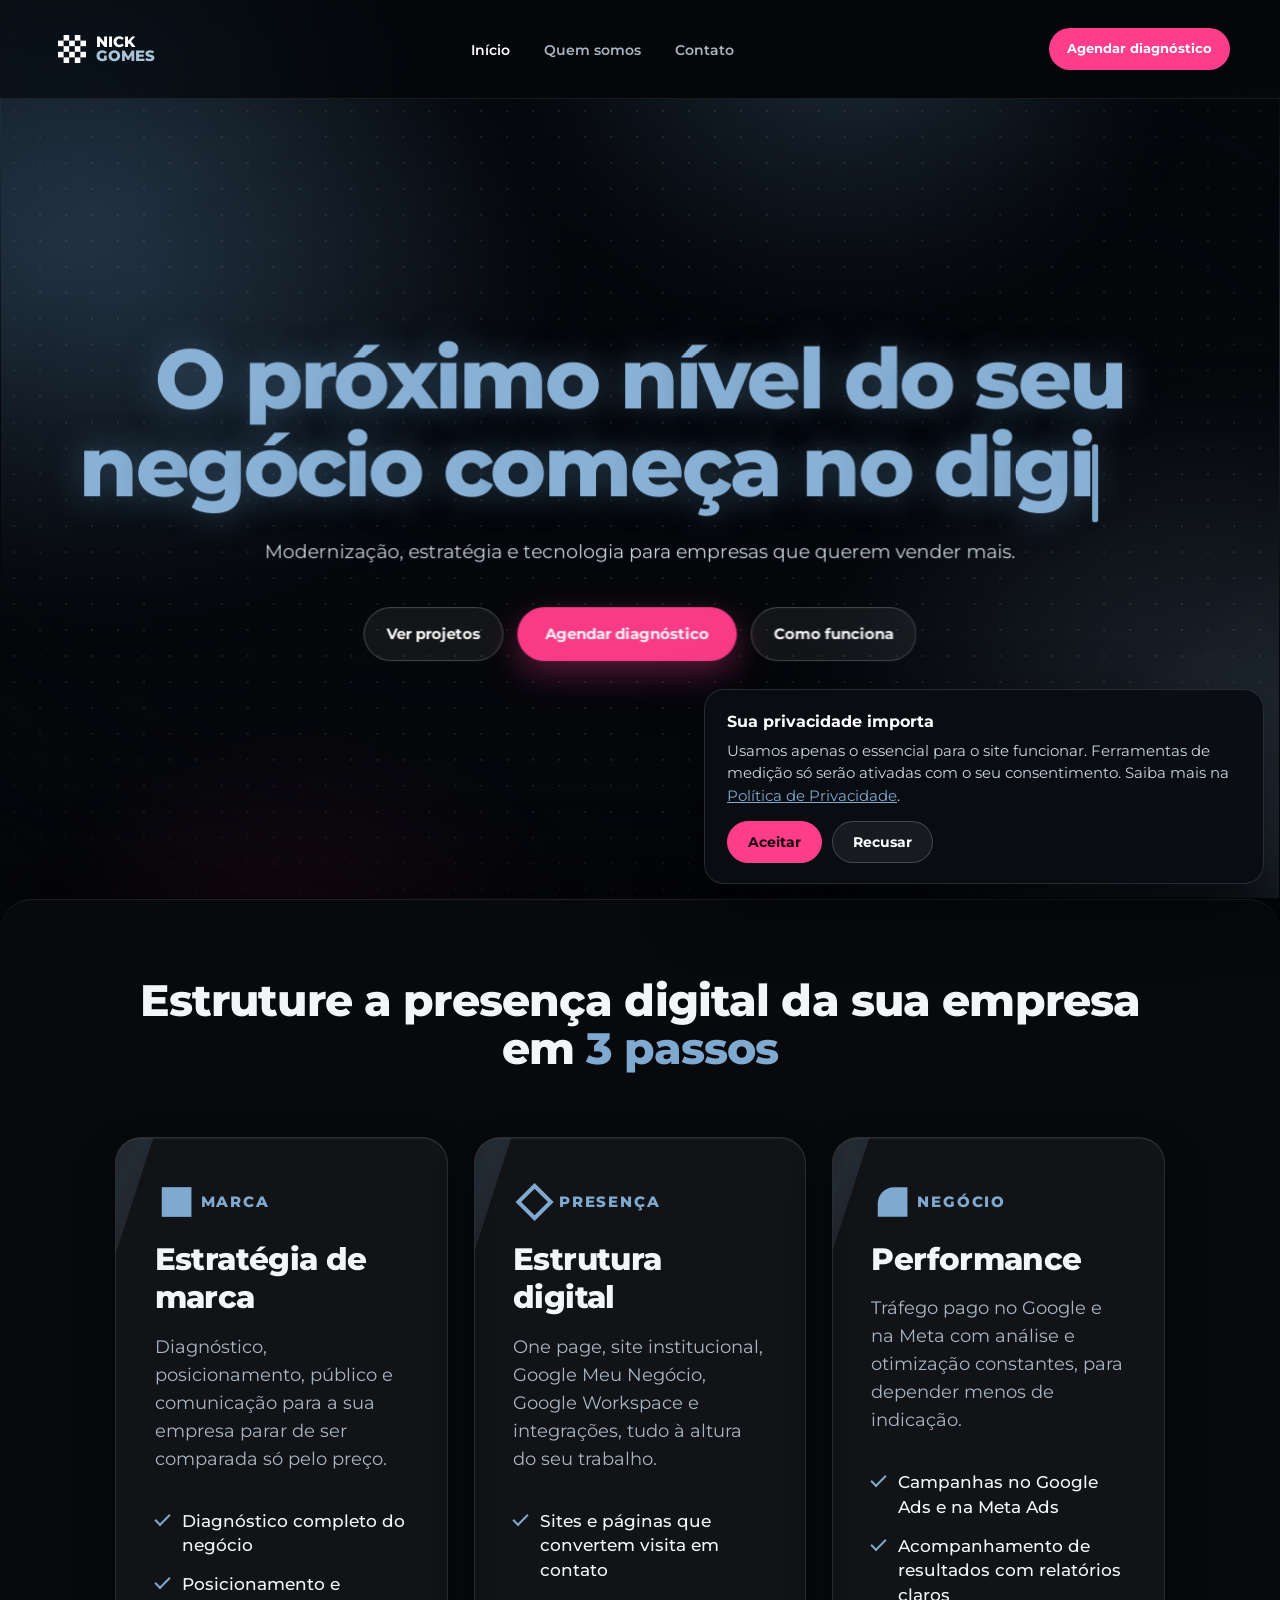
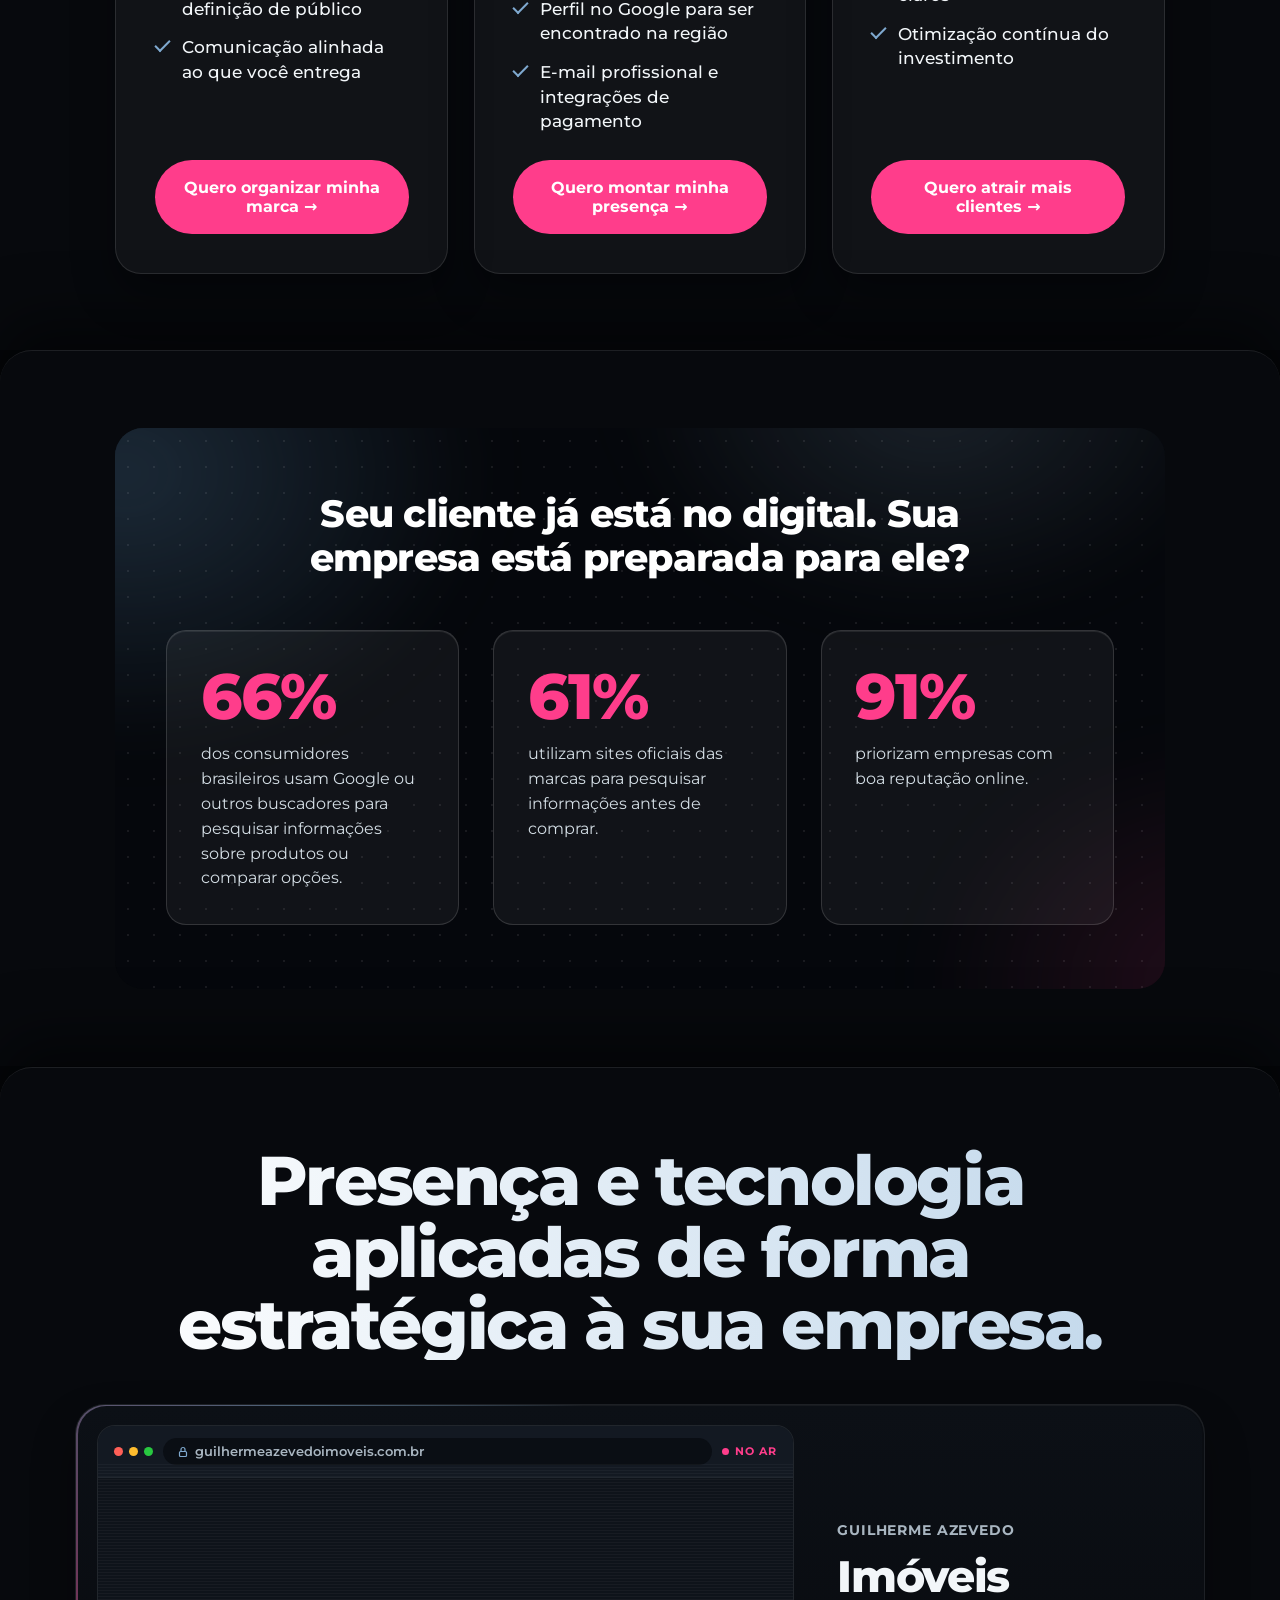
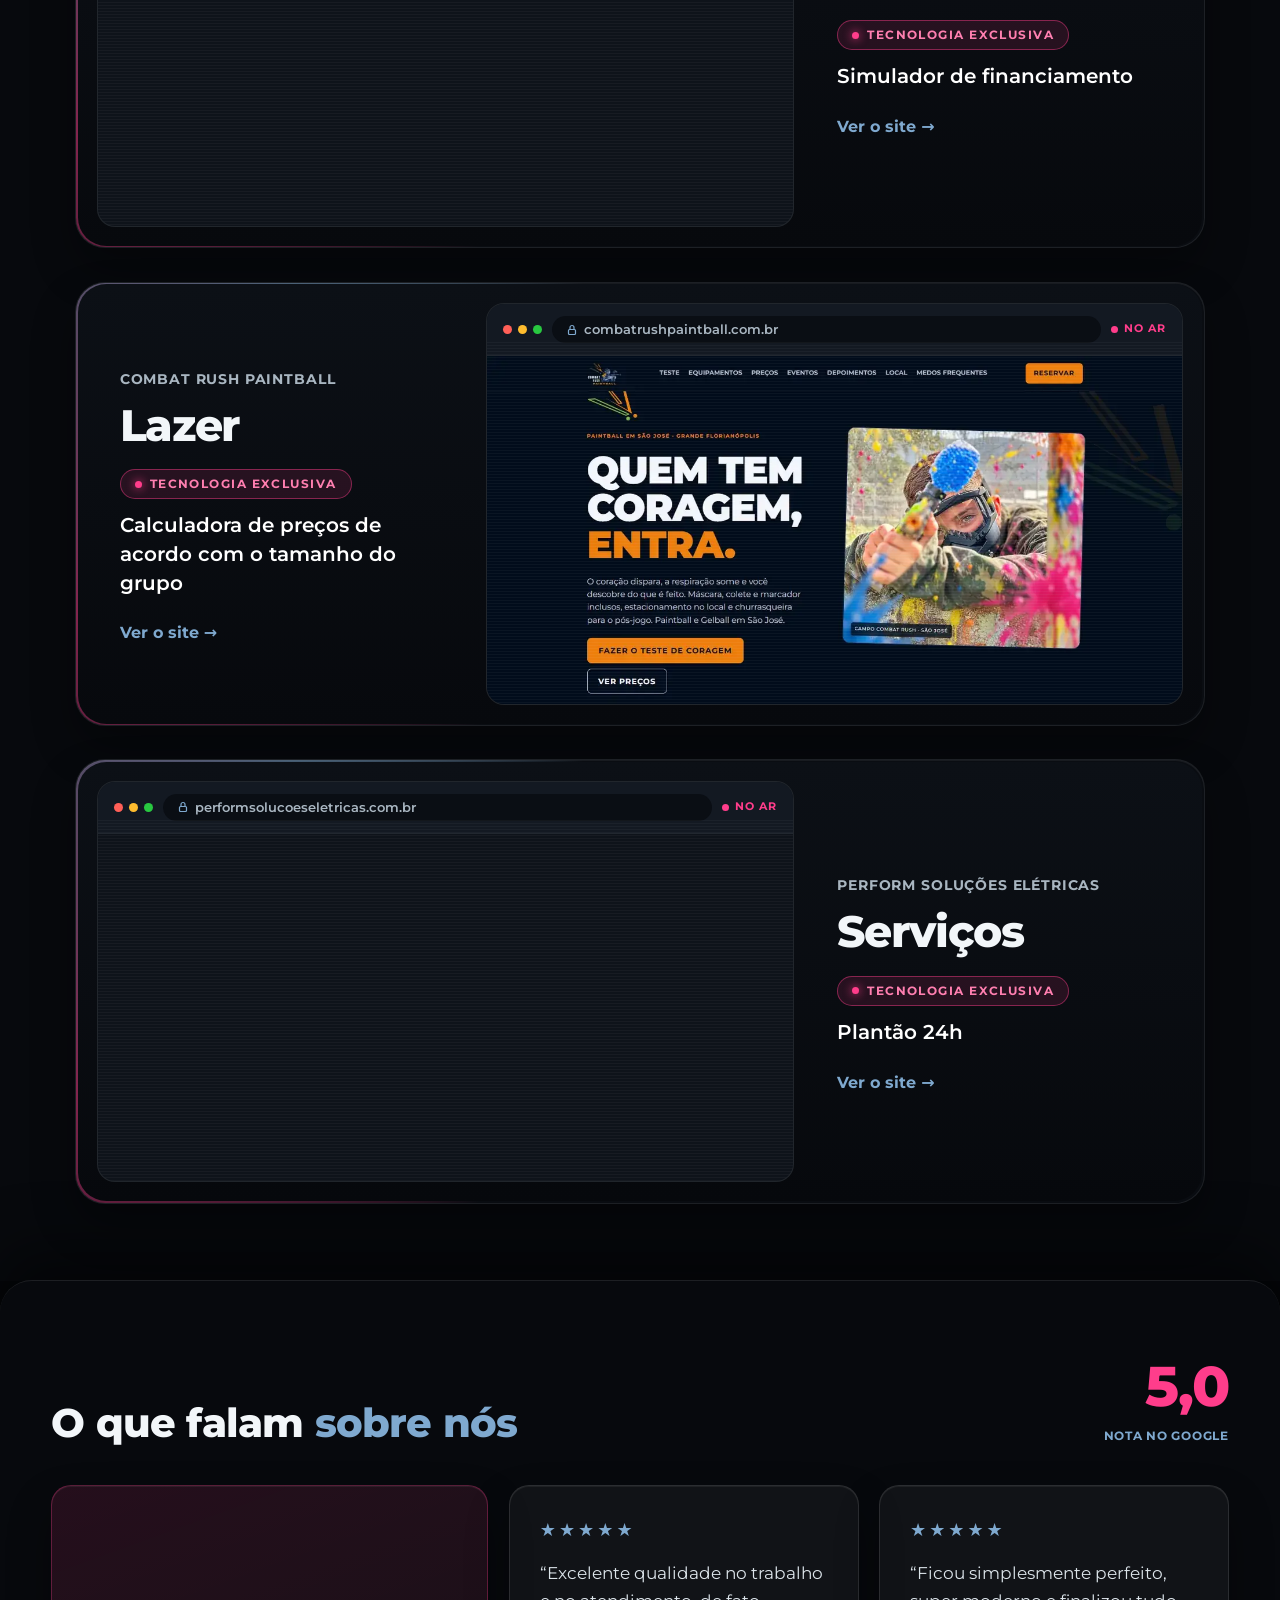
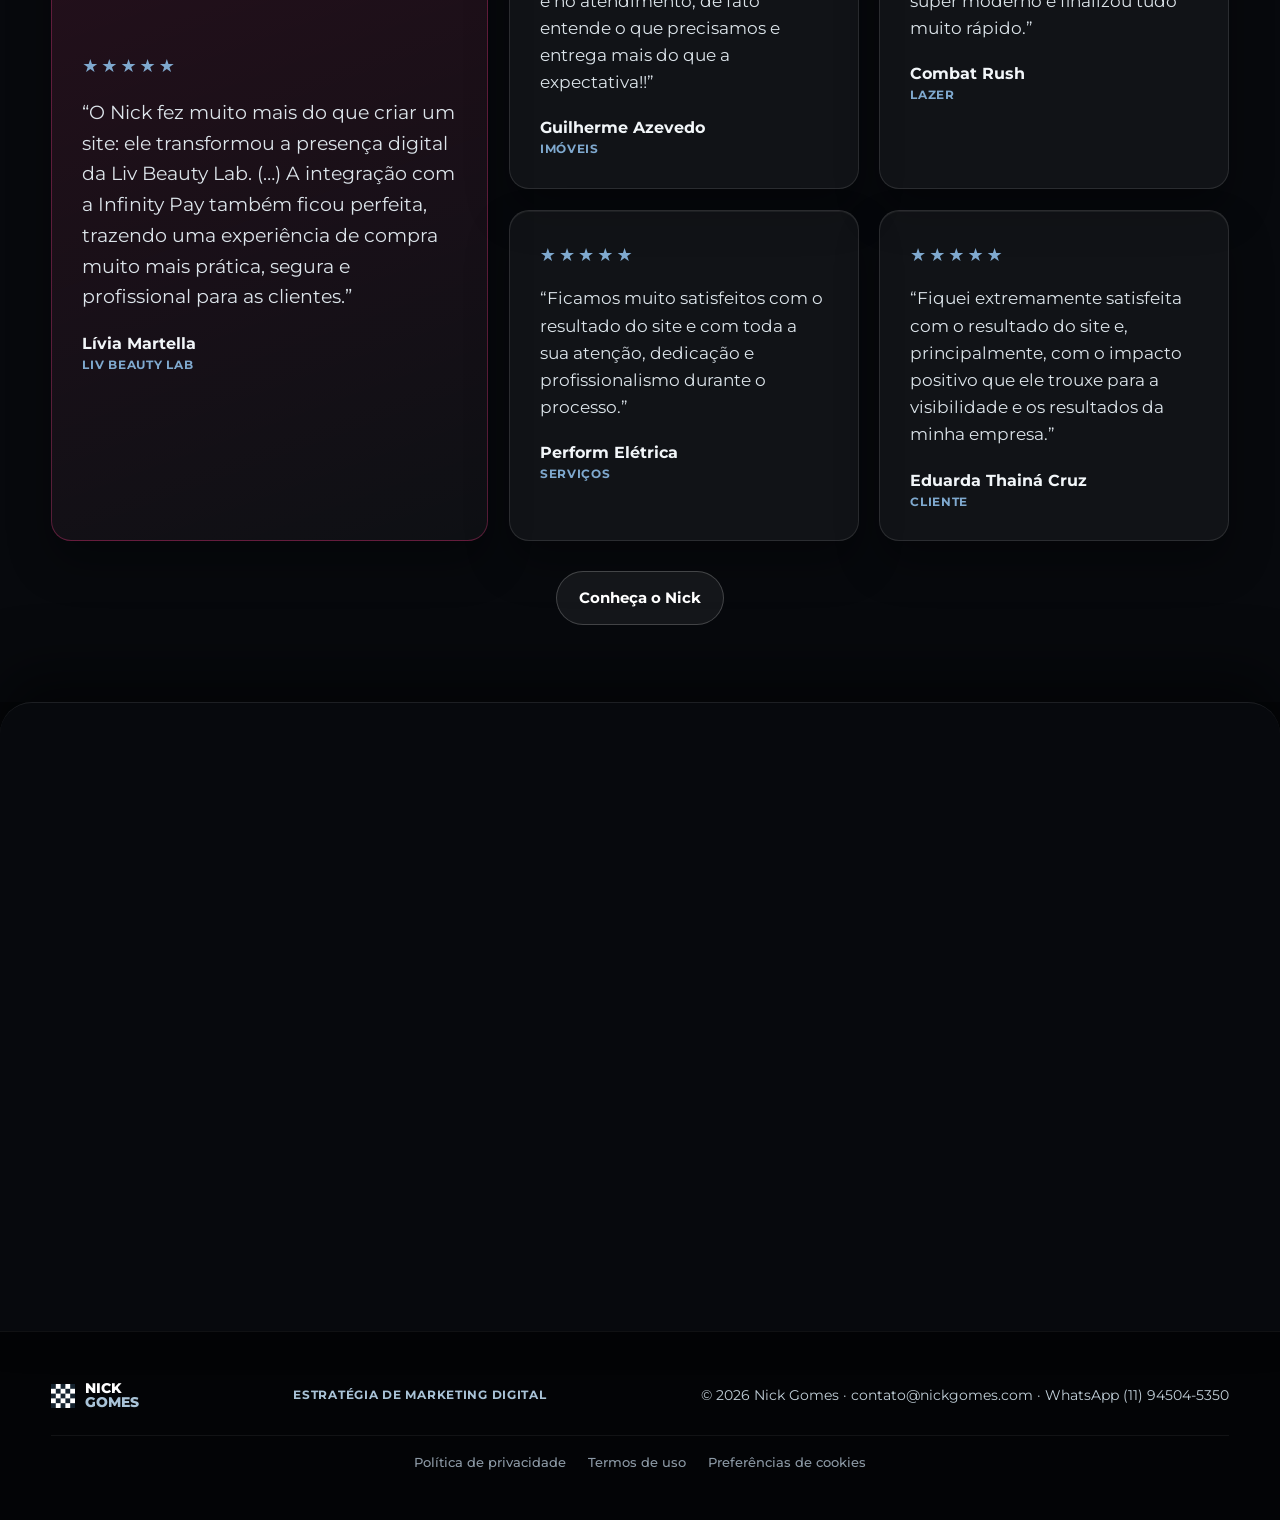
<file: index.html>
<!DOCTYPE html>
<html lang="pt-BR">
<head>
<meta charset="utf-8">
<meta name="viewport" content="width=device-width, initial-scale=1">
<title>Nick Gomes | Marketing digital, sites e tráfego pago</title>
<meta name="description" content="O próximo nível do seu negócio começa no digital: estratégia de marca, sites com tecnologia exclusiva e tráfego pago. Agende um diagnóstico.">
<meta name="robots" content="index, follow, max-image-preview:large">
<link rel="canonical" href="https://www.nickgomes.com/">
<meta name="theme-color" content="#05070A">
<link rel="icon" href="favicon.svg?v=2" type="image/svg+xml">
<link rel="icon" href="favicon-32.png?v=2" sizes="32x32" type="image/png">
<link rel="apple-touch-icon" href="apple-touch-icon.png?v=2">
<link rel="manifest" href="site.webmanifest">
<meta property="og:type" content="website">
<meta property="og:locale" content="pt_BR">
<meta property="og:site_name" content="Nick Gomes">
<meta property="og:title" content="Nick Gomes | Marketing digital, sites e tráfego pago">
<meta property="og:description" content="O próximo nível do seu negócio começa no digital: estratégia de marca, sites com tecnologia exclusiva e tráfego pago. Agende um diagnóstico.">
<meta property="og:url" content="https://www.nickgomes.com/">
<meta property="og:image" content="https://www.nickgomes.com/og-image.jpg">
<meta property="og:image:width" content="1200">
<meta property="og:image:height" content="630">
<meta property="og:image:alt" content="Nick Gomes: o próximo nível do seu negócio começa no digital">
<meta name="twitter:card" content="summary_large_image">
<meta name="twitter:title" content="Nick Gomes | Marketing digital, sites e tráfego pago">
<meta name="twitter:description" content="O próximo nível do seu negócio começa no digital: estratégia de marca, sites com tecnologia exclusiva e tráfego pago. Agende um diagnóstico.">
<meta name="twitter:image" content="https://www.nickgomes.com/og-image.jpg">
<link rel="preload" href="assets/fonts/montserrat.woff2" as="font" type="font/woff2" crossorigin>
<link rel="stylesheet" href="assets/css/site.css?v=40">
<script type="application/ld+json">{"@context": "https://schema.org", "@graph": [{"@type": "WebSite", "@id": "https://www.nickgomes.com/#site", "url": "https://www.nickgomes.com/", "name": "Nick Gomes", "inLanguage": "pt-BR", "publisher": {"@id": "https://www.nickgomes.com/#empresa"}}, {"@type": "ProfessionalService", "@id": "https://www.nickgomes.com/#empresa", "name": "Nick Gomes", "alternateName": "Nick Gomes Estratégia de Marketing Digital", "description": "Estratégia de marketing digital: marca, presença digital e performance (tráfego pago) em um método só.", "url": "https://www.nickgomes.com/", "logo": "https://www.nickgomes.com/apple-touch-icon.png?v=2", "image": "https://www.nickgomes.com/og-image.jpg", "telephone": "+5511945045350", "areaServed": {"@type": "Country", "name": "Brasil"}, "slogan": "O próximo nível do seu negócio começa no digital", "founder": {"@id": "https://www.nickgomes.com/quem-somos/#nick"}, "contactPoint": {"@type": "ContactPoint", "telephone": "+5511945045350", "contactType": "sales", "availableLanguage": "Portuguese"}, "knowsAbout": ["Marketing digital", "Posicionamento de marca", "Criação de sites", "Google Meu Negócio", "Google Workspace", "Tráfego pago", "Google Ads", "Meta Ads"], "hasOfferCatalog": {"@type": "OfferCatalog", "name": "Pilares", "itemListElement": [{"@type": "Offer", "itemOffered": {"@type": "Service", "name": "Marca", "description": "Diagnóstico, posicionamento, público e comunicação."}}, {"@type": "Offer", "itemOffered": {"@type": "Service", "name": "Presença", "description": "One page, site institucional, Google Meu Negócio, Google Workspace e integrações."}}, {"@type": "Offer", "itemOffered": {"@type": "Service", "name": "Performance", "description": "Tráfego pago, Google Ads, Meta Ads, análise e otimização."}}]}}, {"@type": "WebPage", "@id": "https://www.nickgomes.com/#pagina", "url": "https://www.nickgomes.com/", "name": "Nick Gomes | Marketing digital, sites e tráfego pago", "description": "O próximo nível do seu negócio começa no digital: estratégia de marca, sites com tecnologia exclusiva e tráfego pago. Agende um diagnóstico.", "inLanguage": "pt-BR", "isPartOf": {"@id": "https://www.nickgomes.com/#site"}, "about": {"@id": "https://www.nickgomes.com/#empresa"}, "dateModified": "2026-11-19"}]}</script>
</head>
<body>
<a class="skip" href="#conteudo">Pular para o conteúdo</a>
<header class="top">
<div class="bar">
<a class="brand" href="./" aria-label="Nick Gomes, página inicial"><span class="sym " aria-hidden="true"><i></i></span><span class="w">Nick<br>Gomes</span></a>
<nav aria-label="Principal"><ul class="menu" id="menu"><li><a href="./" aria-current=page>Início</a></li><li><a href="quem-somos/">Quem somos</a></li><li><a href="contato/">Contato</a></li><li class="mcta"><a href="https://wa.me/5511945045350?text=Ol%C3%A1%2C%20Nick%21%20Quero%20agendar%20um%20diagn%C3%B3stico." target="_blank" rel="noopener">Agendar diagnóstico</a></li></ul></nav>
<a class="btn" href="https://wa.me/5511945045350?text=Ol%C3%A1%2C%20Nick%21%20Quero%20agendar%20um%20diagn%C3%B3stico." target="_blank" rel="noopener">Agendar diagnóstico</a>
<button class="burger" type="button" aria-label="Abrir menu" aria-controls="menu" aria-expanded="false"><span></span></button>
</div>
</header>
<main id="conteudo"><div class="fold fold-hero"><section class="hero">
<h1 class="h" data-type>O próximo nível do seu negócio começa no digital</h1>
<p class="lead">Modernização, estratégia e tecnologia para empresas que querem vender mais.</p><div class="actions"><a class="ghost" href="#projetos">Ver projetos</a><a class="btn" href="https://wa.me/5511945045350?text=Ol%C3%A1%2C%20Nick%21%20Quero%20agendar%20um%20diagn%C3%B3stico." rel="noopener" target="_blank">Agendar diagnóstico</a><a class="ghost" href="#pilares">Como funciona</a></div>
</section></div><div class="fold"><div class="wrap"><div class="panel"><h2 class="h h2c" id="pilares">Estruture a presença digital da sua empresa em <span class="red">3 passos</span></h2><div class="g3 pilares"><article class="card pilar"><p class="pl"><span aria-hidden="true" class="ti"><span style="width:22px;height:22px;background:currentColor"></span></span>Marca</p><h3>Estratégia de marca</h3><p>Diagnóstico, posicionamento, público e comunicação para a sua empresa parar de ser comparada só pelo preço.</p><ul><li>Diagnóstico completo do negócio</li><li>Posicionamento e definição de público</li><li>Comunicação alinhada ao que você entrega</li></ul><a class="btn" href="https://wa.me/5511945045350?text=Ol%C3%A1%2C%20Nick%21%20Quero%20organizar%20minha%20marca." rel="noopener" target="_blank">Quero organizar minha marca →</a></article><article class="card pilar"><p class="pl"><span aria-hidden="true" class="ti"><span style="width:20px;height:20px;border:3px solid currentColor;transform:rotate(45deg)"></span></span>Presença</p><h3>Estrutura digital</h3><p>One page, site institucional, Google Meu Negócio, Google Workspace e integrações, tudo à altura do seu trabalho.</p><ul><li>Sites e páginas que convertem visita em contato</li><li>Perfil no Google para ser encontrado na região</li><li>E-mail profissional e integrações de pagamento</li></ul><a class="btn" href="https://wa.me/5511945045350?text=Ol%C3%A1%2C%20Nick%21%20Quero%20montar%20minha%20presen%C3%A7a." rel="noopener" target="_blank">Quero montar minha presença →</a></article><article class="card pilar"><p class="pl"><span aria-hidden="true" class="ti"><span style="width:22px;height:22px;background:currentColor;border-top-left-radius:12px"></span></span>Negócio</p><h3>Performance</h3><p>Tráfego pago no Google e na Meta com análise e otimização constantes, para depender menos de indicação.</p><ul><li>Campanhas no Google Ads e na Meta Ads</li><li>Acompanhamento de resultados com relatórios claros</li><li>Otimização contínua do investimento</li></ul><a class="btn" href="https://wa.me/5511945045350?text=Ol%C3%A1%2C%20Nick%21%20Quero%20atrair%20mais%20clientes." rel="noopener" target="_blank">Quero atrair mais clientes →</a></article></div></div></div></div><div class="fold"><div class="wrap"><div class="panel"><section aria-labelledby="dados-t" class="dados"><h2 class="h" id="dados-t">Seu cliente já está no digital. Sua empresa está preparada para ele?</h2><div class="g3"><div class="stat"><p class="n">66%</p><p>dos consumidores brasileiros usam Google ou outros buscadores para pesquisar informações sobre produtos ou comparar opções.</p></div><div class="stat"><p class="n">61%</p><p>utilizam sites oficiais das marcas para pesquisar informações antes de comprar.</p></div><div class="stat"><p class="n">91%</p><p>priorizam empresas com boa reputação online.</p></div></div></section></div></div></div><div class="fold" id="projetos"><div class="wrap"><div class="panel"><div class="noar"><h2 class="h">Presença e tecnologia aplicadas de forma estratégica à sua empresa.</h2><div class="g3"><article class="site tech"><div class="frame"><div class="bbar" aria-hidden="true"><span class="dots"><i></i><i></i><i></i></span><span class="url"><svg viewBox="0 0 24 24" width="12" height="12" fill="none" stroke="currentColor" stroke-width="2.4"><rect x="5" y="11" width="14" height="10" rx="2"/><path d="M8 11V7a4 4 0 0 1 8 0v4"/></svg>guilhermeazevedoimoveis.com.br</span><span class="live-dot">no ar</span></div><img alt="Página inicial do site do consultor imobiliário Guilherme Azevedo, com o título “Da primeira conquista à construção do seu patrimônio.”" decoding="async" height="600" loading="lazy" sizes="(max-width:900px) 92vw, 62vw" src="assets/img/projeto-imoveis-guilherme-azevedo.webp" srcset="assets/img/projeto-imoveis-guilherme-azevedo-600.webp 600w, assets/img/projeto-imoveis-guilherme-azevedo.webp 1200w" width="1200"/><span class="scan" aria-hidden="true"></span></div><div class="in"><p class="m">Guilherme Azevedo</p><h3 class="h">Imóveis</h3><p class="tx"><span class="chip"><i aria-hidden="true"></i>Tecnologia exclusiva</span><span class="ft">Simulador de financiamento</span></p><a class="go" href="https://guilhermeazevedoimoveis.com.br/" rel="noopener" target="_blank">Ver o site →</a></div></article><article class="site tech"><div class="frame"><div class="bbar" aria-hidden="true"><span class="dots"><i></i><i></i><i></i></span><span class="url"><svg viewBox="0 0 24 24" width="12" height="12" fill="none" stroke="currentColor" stroke-width="2.4"><rect x="5" y="11" width="14" height="10" rx="2"/><path d="M8 11V7a4 4 0 0 1 8 0v4"/></svg>combatrushpaintball.com.br</span><span class="live-dot">no ar</span></div><img alt="Página inicial do site da Combat Rush Paintball, em São José (SC), com o título “Quem tem coragem, entra.”" decoding="async" height="600" loading="lazy" sizes="(max-width:900px) 92vw, 62vw" src="assets/img/projeto-lazer-combat-rush.webp" srcset="assets/img/projeto-lazer-combat-rush-600.webp 600w, assets/img/projeto-lazer-combat-rush.webp 1200w" width="1200"/><span class="scan" aria-hidden="true"></span></div><div class="in"><p class="m">Combat Rush Paintball</p><h3 class="h">Lazer</h3><p class="tx"><span class="chip"><i aria-hidden="true"></i>Tecnologia exclusiva</span><span class="ft">Calculadora de preços de acordo com o tamanho do grupo</span></p><a class="go" href="https://combatrushpaintball.com.br/" rel="noopener" target="_blank">Ver o site →</a></div></article><article class="site tech"><div class="frame"><div class="bbar" aria-hidden="true"><span class="dots"><i></i><i></i><i></i></span><span class="url"><svg viewBox="0 0 24 24" width="12" height="12" fill="none" stroke="currentColor" stroke-width="2.4"><rect x="5" y="11" width="14" height="10" rx="2"/><path d="M8 11V7a4 4 0 0 1 8 0v4"/></svg>performsolucoeseletricas.com.br</span><span class="live-dot">no ar</span></div><img alt="Página inicial do site da Perform Soluções Elétricas, com o título “Seu projeto merece excelência, sua tranquilidade também.”" decoding="async" height="600" loading="lazy" sizes="(max-width:900px) 92vw, 62vw" src="assets/img/projeto-servicos-perform.webp" srcset="assets/img/projeto-servicos-perform-600.webp 600w, assets/img/projeto-servicos-perform.webp 1200w" width="1200"/><span class="scan" aria-hidden="true"></span></div><div class="in"><p class="m">Perform Soluções Elétricas</p><h3 class="h">Serviços</h3><p class="tx"><span class="chip"><i aria-hidden="true"></i>Tecnologia exclusiva</span><span class="ft">Plantão 24h</span></p><a class="go" href="https://performsolucoeseletricas.com.br/" rel="noopener" target="_blank">Ver o site →</a></div></article></div></div></div></div></div><div class="fold"><section aria-labelledby="rec-t" class="sec" id="depoimentos"><div class="sec-head"><h2 class="h" id="rec-t">O que falam <span class="red">sobre nós</span></h2>
<div class="score"><p class="h">5,0</p><p class="m">Nota no Google</p></div></div>
<div class="revs"><figure class="rv rv-feat" style="margin:0"><p aria-label="5 de 5 estrelas" class="stars">★★★★★</p><blockquote>“O Nick fez muito mais do que criar um site: ele transformou a presença digital da Liv Beauty Lab. (…) A integração com a Infinity Pay também ficou perfeita, trazendo uma experiência de compra muito mais prática, segura e profissional para as clientes.”</blockquote><figcaption><cite>Lívia Martella</cite><span class="m">Liv Beauty Lab</span></figcaption></figure><figure class="rv" style="margin:0"><p aria-label="5 de 5 estrelas" class="stars">★★★★★</p><blockquote>“Excelente qualidade no trabalho e no atendimento, de fato entende o que precisamos e entrega mais do que a expectativa!!”</blockquote><figcaption><cite>Guilherme Azevedo</cite><span class="m">Imóveis</span></figcaption></figure><figure class="rv" style="margin:0"><p aria-label="5 de 5 estrelas" class="stars">★★★★★</p><blockquote>“Ficou simplesmente perfeito, super moderno e finalizou tudo muito rápido.”</blockquote><figcaption><cite>Combat Rush</cite><span class="m">Lazer</span></figcaption></figure><figure class="rv" style="margin:0"><p aria-label="5 de 5 estrelas" class="stars">★★★★★</p><blockquote>“Ficamos muito satisfeitos com o resultado do site e com toda a sua atenção, dedicação e profissionalismo durante o processo.”</blockquote><figcaption><cite>Perform Elétrica</cite><span class="m">Serviços</span></figcaption></figure><figure class="rv" style="margin:0"><p aria-label="5 de 5 estrelas" class="stars">★★★★★</p><blockquote>“Fiquei extremamente satisfeita com o resultado do site e, principalmente, com o impacto positivo que ele trouxe para a visibilidade e os resultados da minha empresa.”</blockquote><figcaption><cite>Eduarda Thainá Cruz</cite><span class="m">Cliente</span></figcaption></figure></div>
<p class="pair" style="margin-top:30px;text-align:center"><a class="ghost" href="quem-somos/">Conheça o Nick</a></p></section></div><div class="fold"><section aria-labelledby="cta-t" class="cta">
<div><h2 class="h" id="cta-t">Sua empresa poderia estar vendendo <span class="red">mais?</span></h2><p class="sub">Fale direto com o Nick e descubra o que atacar primeiro.</p></div>
<div><ol><li><span>1</span>Chame no WhatsApp</li><li><span>2</span>Receba o diagnóstico do cenário</li><li><span>3</span>Saia com o plano do que fazer primeiro</li></ol>
<a class="btn" href="https://wa.me/5511945045350?text=Ol%C3%A1%2C%20Nick%21%20Quero%20descobrir%20como%20vender%20mais." id="gend" rel="noopener" target="_blank">Sim, quero descobrir como →</a></div>
</section></div></main><footer class="foot">
<a class="brand" href="./" aria-label="Nick Gomes, página inicial"><span class="sym " aria-hidden="true"><i></i></span><span class="w">Nick<br>Gomes</span></a>
<span class="m">Estratégia de marketing digital</span>
<span>© 2026 Nick Gomes · <a href="#" data-m="Y29udGF0b0BuaWNrZ29tZXMuY29t" rel="nofollow">contato<span class="at" aria-hidden="true"></span>nickgomes.com</a> · <a href="https://wa.me/5511945045350?text=Ol%C3%A1%2C%20Nick%21" target="_blank" rel="noopener">WhatsApp (11) 94504-5350</a></span>
<nav class="legal-links" aria-label="Informações legais"><a href="politica-de-privacidade/">Política de privacidade</a><a href="termos-de-uso/">Termos de uso</a><a href="#cookies" data-cookies>Preferências de cookies</a></nav>
</footer>
<script src="assets/js/site.js?v=40" defer></script>
</body>
</html>
</file>
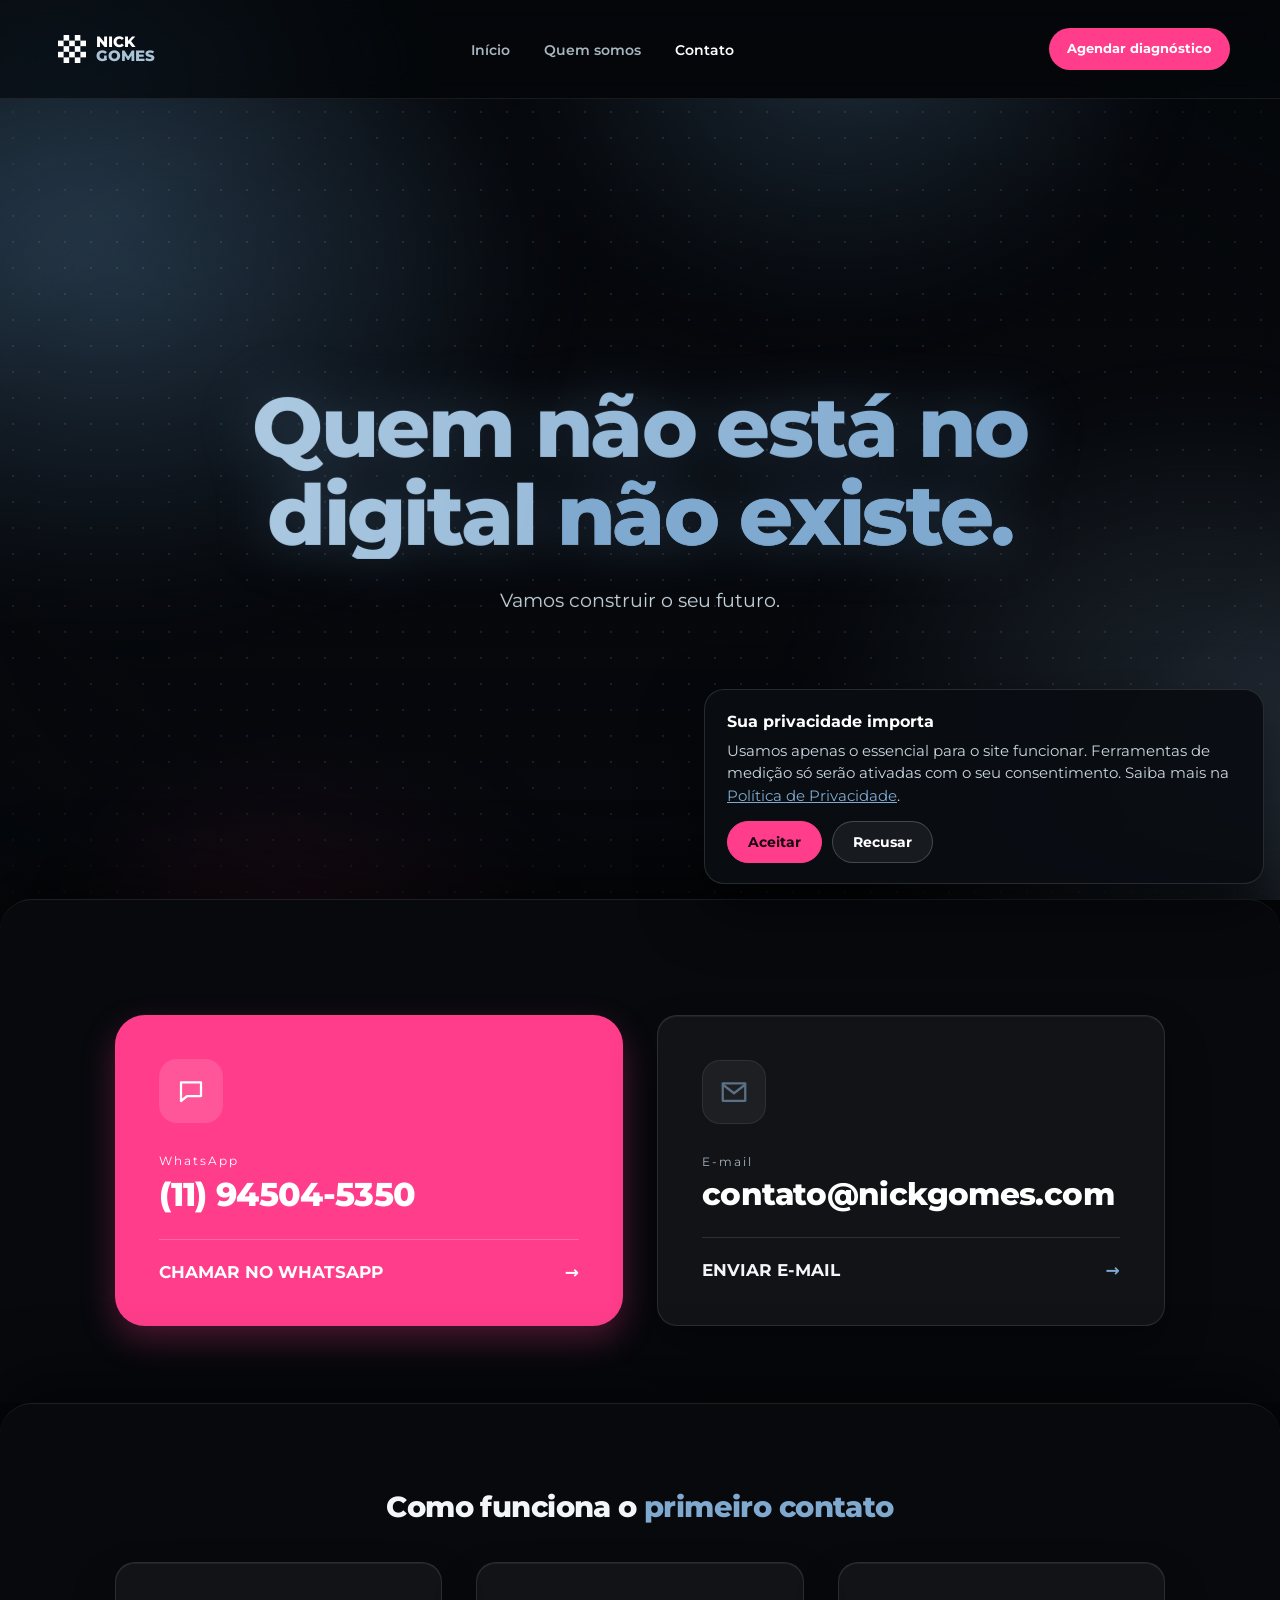
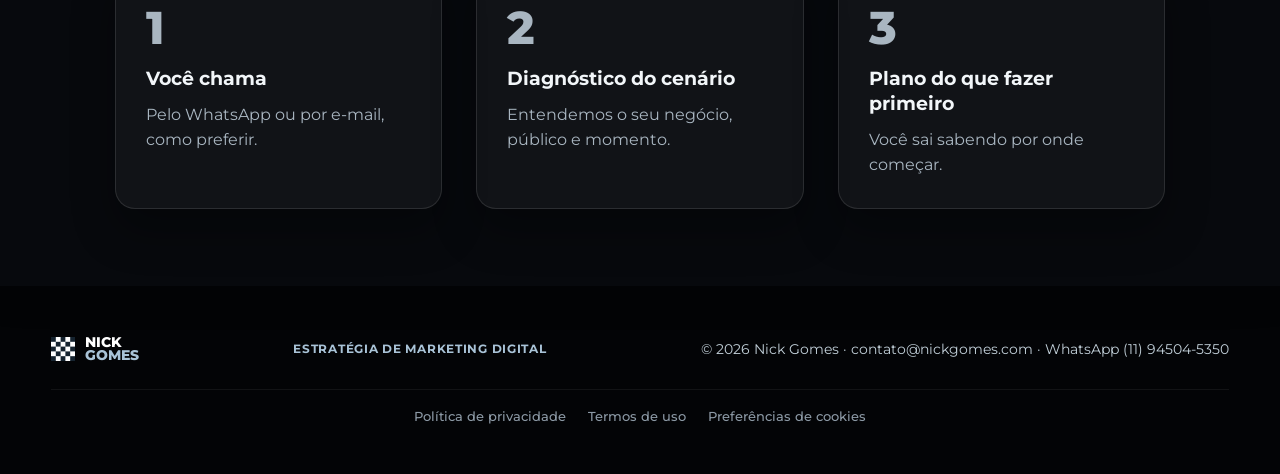
<file: contato/index.html>
<!DOCTYPE html>
<html lang="pt-BR">
<head>
<meta charset="utf-8">
<meta name="viewport" content="width=device-width, initial-scale=1">
<title>Contato | Nick Gomes Marketing Digital</title>
<meta name="description" content="Quem não está no digital não existe. Fale com o Nick pelo WhatsApp (11) 94504-5350 e agende um diagnóstico do marketing da sua empresa.">
<meta name="robots" content="index, follow, max-image-preview:large">
<link rel="canonical" href="https://www.nickgomes.com/contato/">
<meta name="theme-color" content="#05070A">
<link rel="icon" href="../favicon.svg?v=2" type="image/svg+xml">
<link rel="icon" href="../favicon-32.png?v=2" sizes="32x32" type="image/png">
<link rel="apple-touch-icon" href="../apple-touch-icon.png?v=2">
<link rel="manifest" href="../site.webmanifest">
<meta property="og:type" content="website">
<meta property="og:locale" content="pt_BR">
<meta property="og:site_name" content="Nick Gomes">
<meta property="og:title" content="Contato | Nick Gomes Marketing Digital">
<meta property="og:description" content="Quem não está no digital não existe. Fale com o Nick pelo WhatsApp (11) 94504-5350 e agende um diagnóstico do marketing da sua empresa.">
<meta property="og:url" content="https://www.nickgomes.com/contato/">
<meta property="og:image" content="https://www.nickgomes.com/og-image.jpg">
<meta property="og:image:width" content="1200">
<meta property="og:image:height" content="630">
<meta property="og:image:alt" content="Nick Gomes: o próximo nível do seu negócio começa no digital">
<meta name="twitter:card" content="summary_large_image">
<meta name="twitter:title" content="Contato | Nick Gomes Marketing Digital">
<meta name="twitter:description" content="Quem não está no digital não existe. Fale com o Nick pelo WhatsApp (11) 94504-5350 e agende um diagnóstico do marketing da sua empresa.">
<meta name="twitter:image" content="https://www.nickgomes.com/og-image.jpg">
<link rel="preload" href="../assets/fonts/montserrat.woff2" as="font" type="font/woff2" crossorigin>
<link rel="stylesheet" href="../assets/css/site.css?v=40">
<script type="application/ld+json">{"@context": "https://schema.org", "@graph": [{"@type": "WebSite", "@id": "https://www.nickgomes.com/#site", "url": "https://www.nickgomes.com/", "name": "Nick Gomes", "inLanguage": "pt-BR", "publisher": {"@id": "https://www.nickgomes.com/#empresa"}}, {"@id": "https://www.nickgomes.com/#empresa", "@type": "ProfessionalService", "name": "Nick Gomes", "url": "https://www.nickgomes.com/"}, {"@type": "ContactPage", "@id": "https://www.nickgomes.com/contato/#pagina", "url": "https://www.nickgomes.com/contato/", "name": "Contato | Nick Gomes Marketing Digital", "description": "Quem não está no digital não existe. Fale com o Nick pelo WhatsApp (11) 94504-5350 e agende um diagnóstico do marketing da sua empresa.", "inLanguage": "pt-BR", "isPartOf": {"@id": "https://www.nickgomes.com/#site"}, "about": {"@id": "https://www.nickgomes.com/#empresa"}, "dateModified": "2026-11-19"}, {"@type": "BreadcrumbList", "itemListElement": [{"@type": "ListItem", "position": 1, "name": "Início", "item": "https://www.nickgomes.com/"}, {"@type": "ListItem", "position": 2, "name": "Contato", "item": "https://www.nickgomes.com/contato/"}]}]}</script>
</head>
<body>
<a class="skip" href="#conteudo">Pular para o conteúdo</a>
<header class="top">
<div class="bar">
<a class="brand" href="../" aria-label="Nick Gomes, página inicial"><span class="sym " aria-hidden="true"><i></i></span><span class="w">Nick<br>Gomes</span></a>
<nav aria-label="Principal"><ul class="menu" id="menu"><li><a href="../">Início</a></li><li><a href="../quem-somos/">Quem somos</a></li><li><a href="../contato/" aria-current=page>Contato</a></li><li class="mcta"><a href="https://wa.me/5511945045350?text=Ol%C3%A1%2C%20Nick%21%20Quero%20agendar%20um%20diagn%C3%B3stico." target="_blank" rel="noopener">Agendar diagnóstico</a></li></ul></nav>
<a class="btn" href="https://wa.me/5511945045350?text=Ol%C3%A1%2C%20Nick%21%20Quero%20agendar%20um%20diagn%C3%B3stico." target="_blank" rel="noopener">Agendar diagnóstico</a>
<button class="burger" type="button" aria-label="Abrir menu" aria-controls="menu" aria-expanded="false"><span></span></button>
</div>
</header>
<main id="conteudo"><div class="fold fold-hero"><section class="hero">
<h1 class="h">Quem não está no digital <span class="red">não existe.</span></h1>
<p class="lead">Vamos construir o seu futuro.</p>
</section></div><div class="fold"><div class="wrap"><div class="panel"><div class="steps"><div class="step"><div class="body"><div class="g2"><a class="cc wa" href="https://wa.me/5511945045350?text=Ol%C3%A1%2C%20Nick%21%20Vim%20pelo%20site." rel="noopener" target="_blank"><span class="ic"><svg aria-hidden="true" fill="none" height="30" stroke="#fff" stroke-linejoin="round" stroke-width="1.8" viewbox="0 0 24 24" width="30"><path d="M4 5h16v11H9l-5 4z"></path></svg></span><p class="k">WhatsApp</p><p class="h v">(11) 94504-5350</p><p class="f">Chamar no WhatsApp<span aria-hidden="true">→</span></p></a>
<a class="cc em" href="#" data-m="Y29udGF0b0BuaWNrZ29tZXMuY29t" rel="nofollow"><span class="ic"><svg aria-hidden="true" fill="none" height="30" stroke="#5A7186" stroke-linejoin="round" stroke-width="1.8" viewbox="0 0 24 24" width="30"><rect height="14" width="18" x="3" y="5"></rect><path d="M3 6l9 7 9-7"></path></svg></span><p class="k">E-mail</p><p class="h v">contato<span class="at" aria-hidden="true"></span>nickgomes.com</p><p class="f">Enviar e-mail<span aria-hidden="true" class="red">→</span></p></a></div></div></div></div></div></div></div><div class="fold"><div class="wrap"><div class="panel"><div class="steps"><div class="step"><h2 class="h">Como funciona o <span class="red">primeiro contato</span></h2><div class="body"><div class="g3"><article class="card"><p aria-hidden="true" class="big c1">1</p><h3 class="p">Você chama</h3><p>Pelo WhatsApp ou por e-mail, como preferir.</p></article><article class="card"><p aria-hidden="true" class="big c2">2</p><h3 class="p">Diagnóstico do cenário</h3><p>Entendemos o seu negócio, público e momento.</p></article><article class="card"><p aria-hidden="true" class="big c3">3</p><h3 class="p">Plano do que fazer primeiro</h3><p>Você sai sabendo por onde começar.</p></article></div></div></div></div></div></div></div></main><footer class="foot">
<a class="brand" href="../" aria-label="Nick Gomes, página inicial"><span class="sym " aria-hidden="true"><i></i></span><span class="w">Nick<br>Gomes</span></a>
<span class="m">Estratégia de marketing digital</span>
<span>© 2026 Nick Gomes · <a href="#" data-m="Y29udGF0b0BuaWNrZ29tZXMuY29t" rel="nofollow">contato<span class="at" aria-hidden="true"></span>nickgomes.com</a> · <a href="https://wa.me/5511945045350?text=Ol%C3%A1%2C%20Nick%21" target="_blank" rel="noopener">WhatsApp (11) 94504-5350</a></span>
<nav class="legal-links" aria-label="Informações legais"><a href="../politica-de-privacidade/">Política de privacidade</a><a href="../termos-de-uso/">Termos de uso</a><a href="#cookies" data-cookies>Preferências de cookies</a></nav>
</footer>
<script src="../assets/js/site.js?v=40" defer></script>
</body>
</html>
</file>
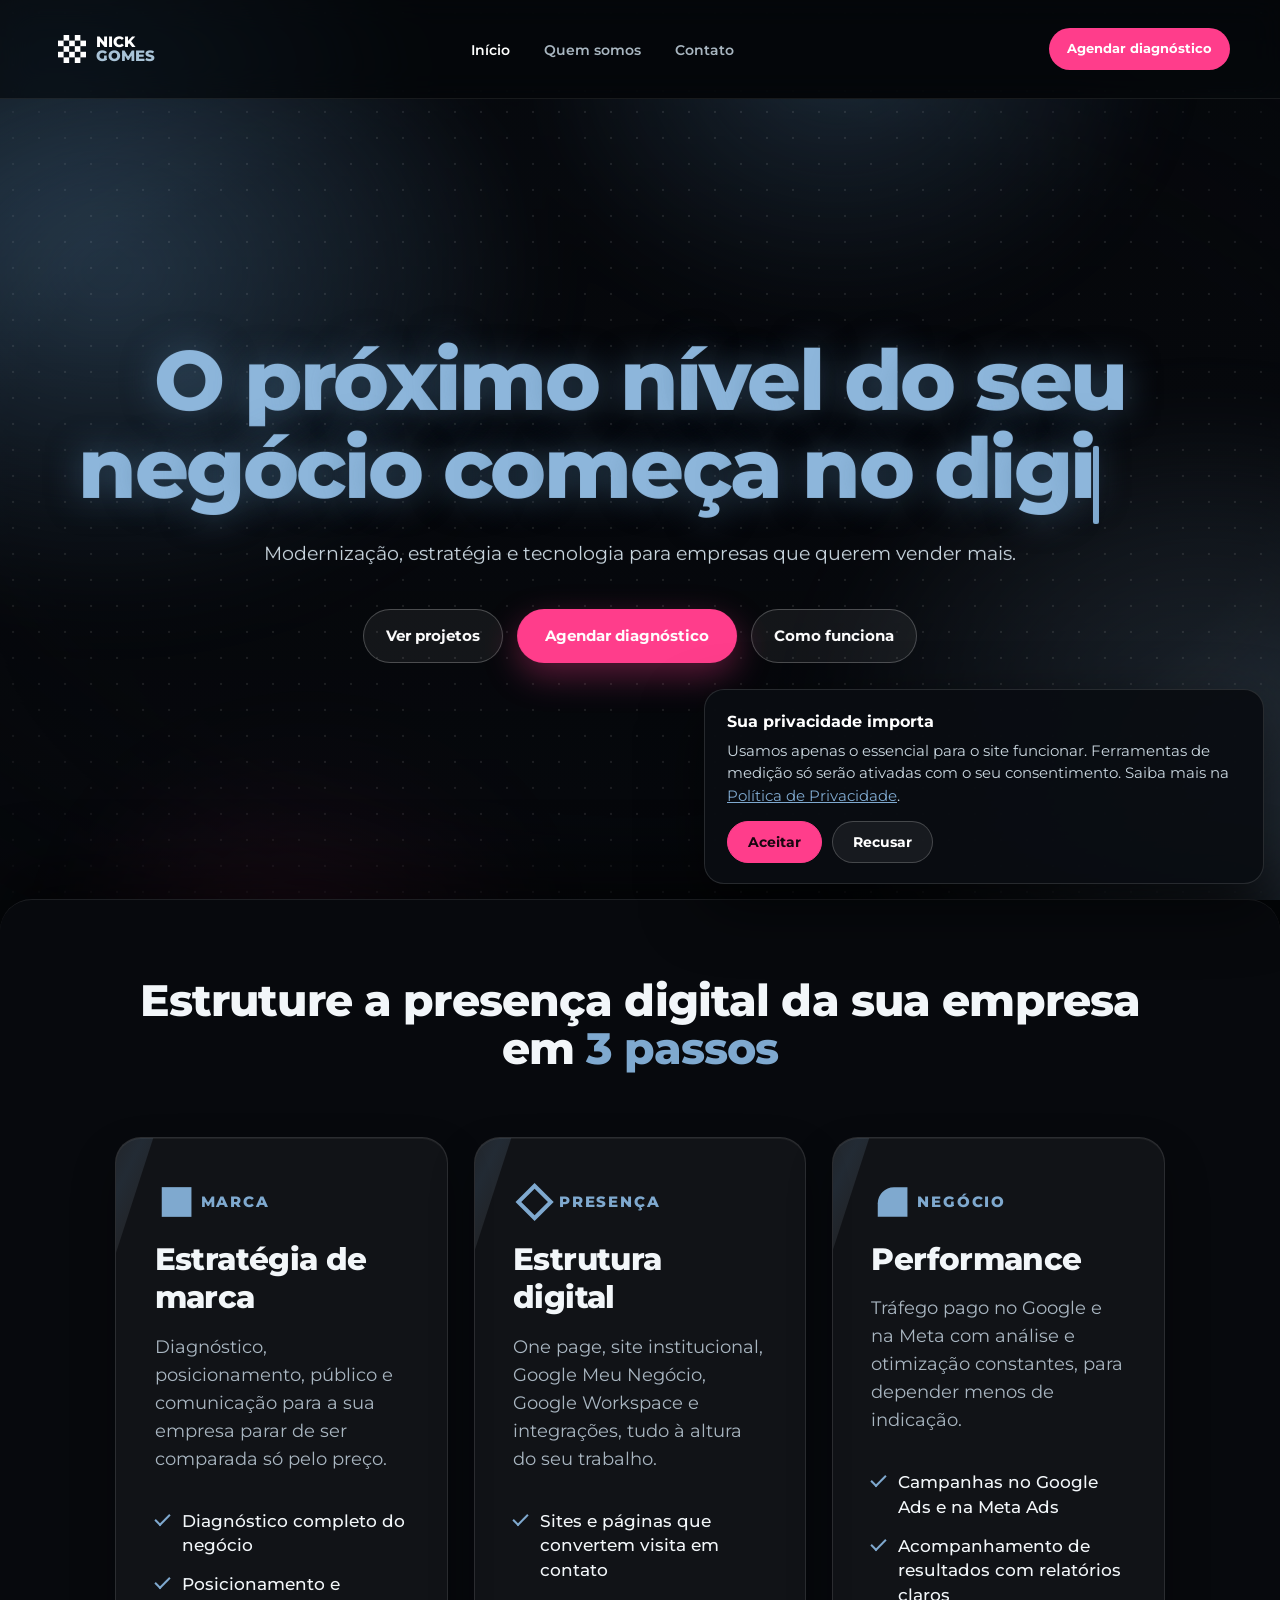
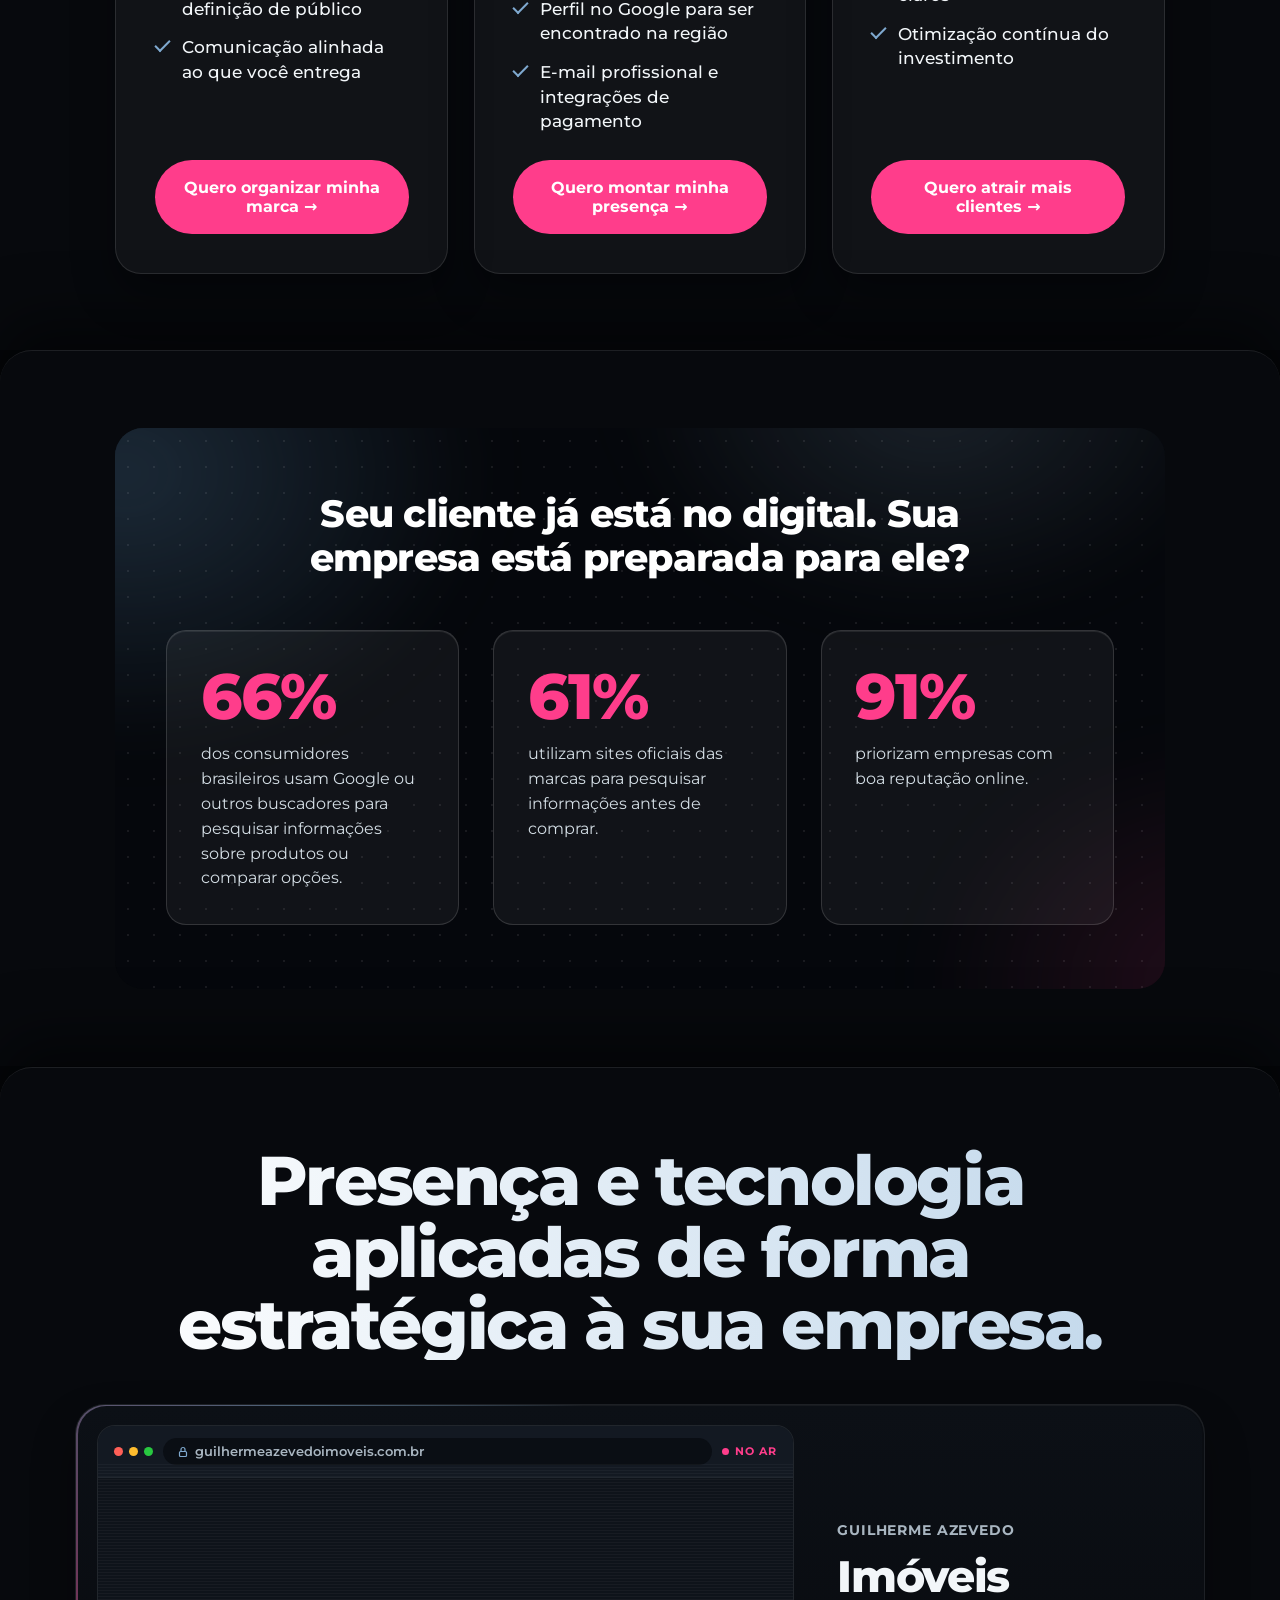
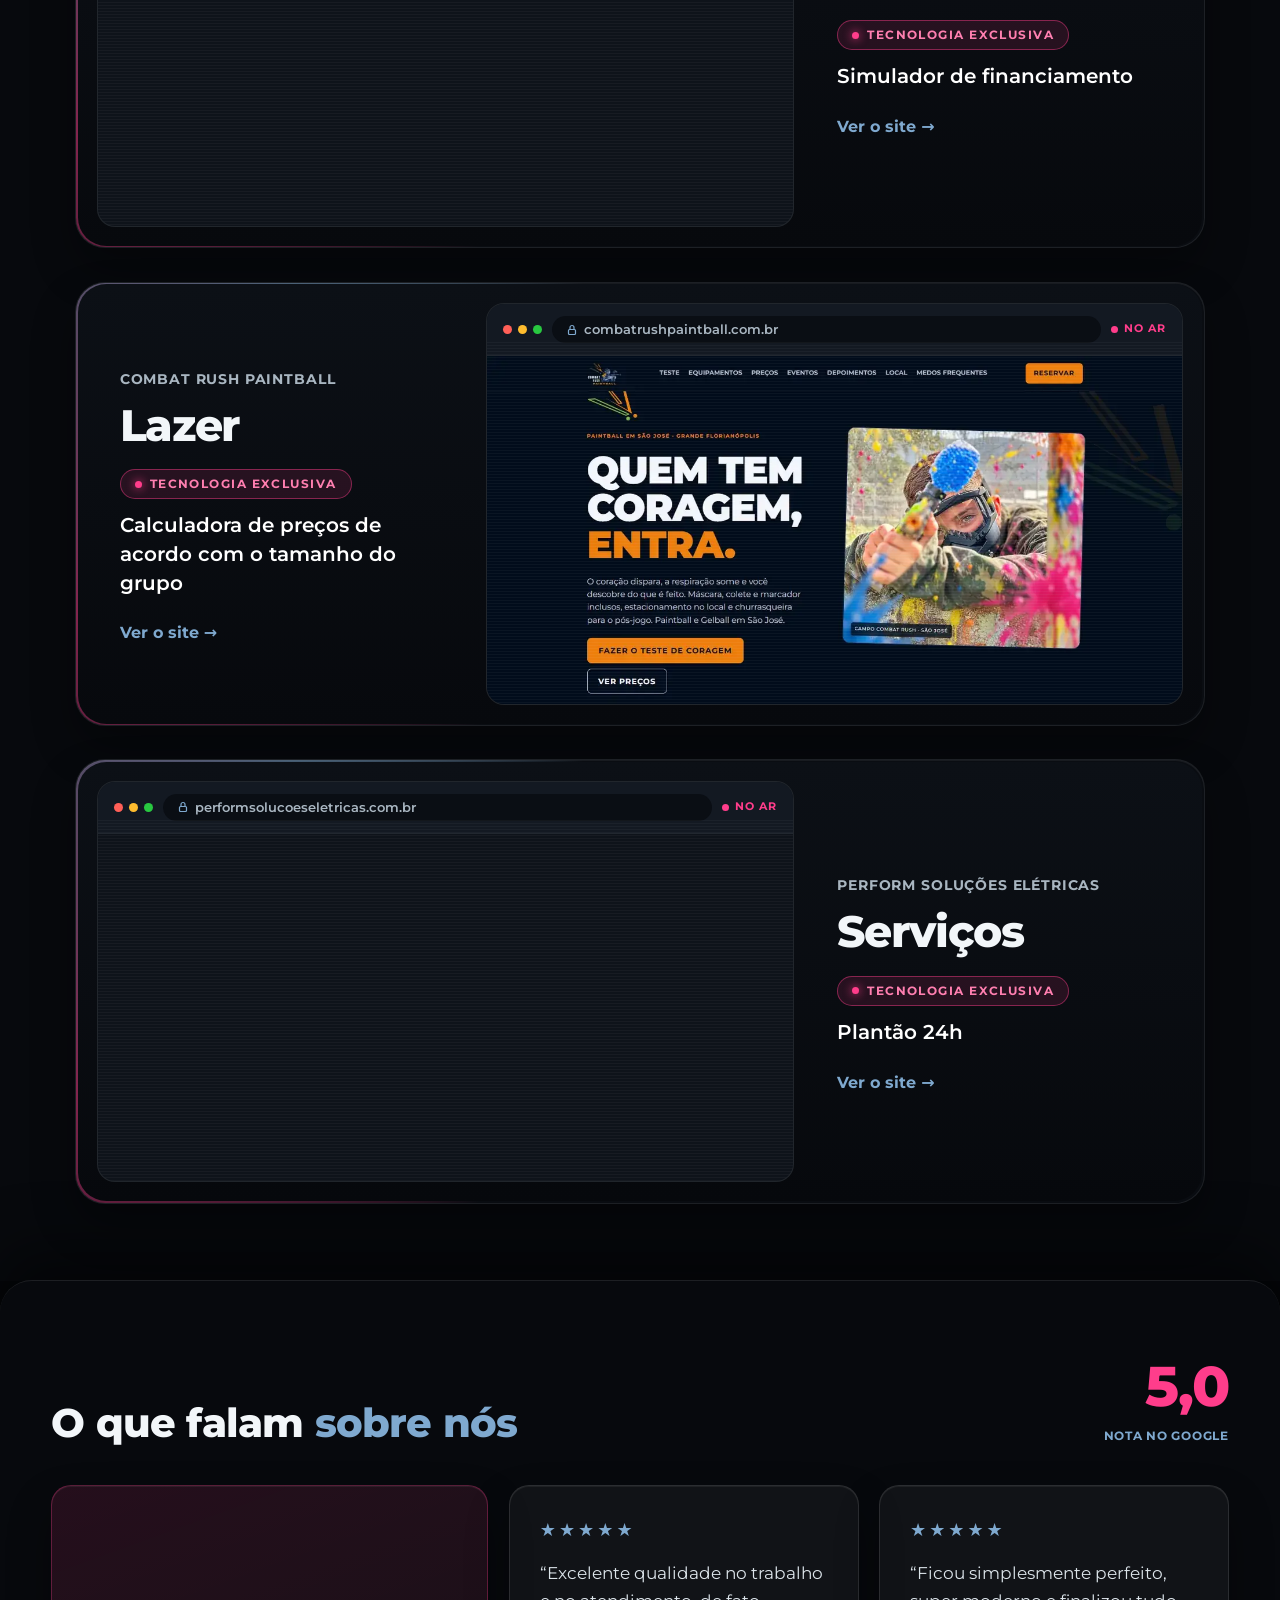
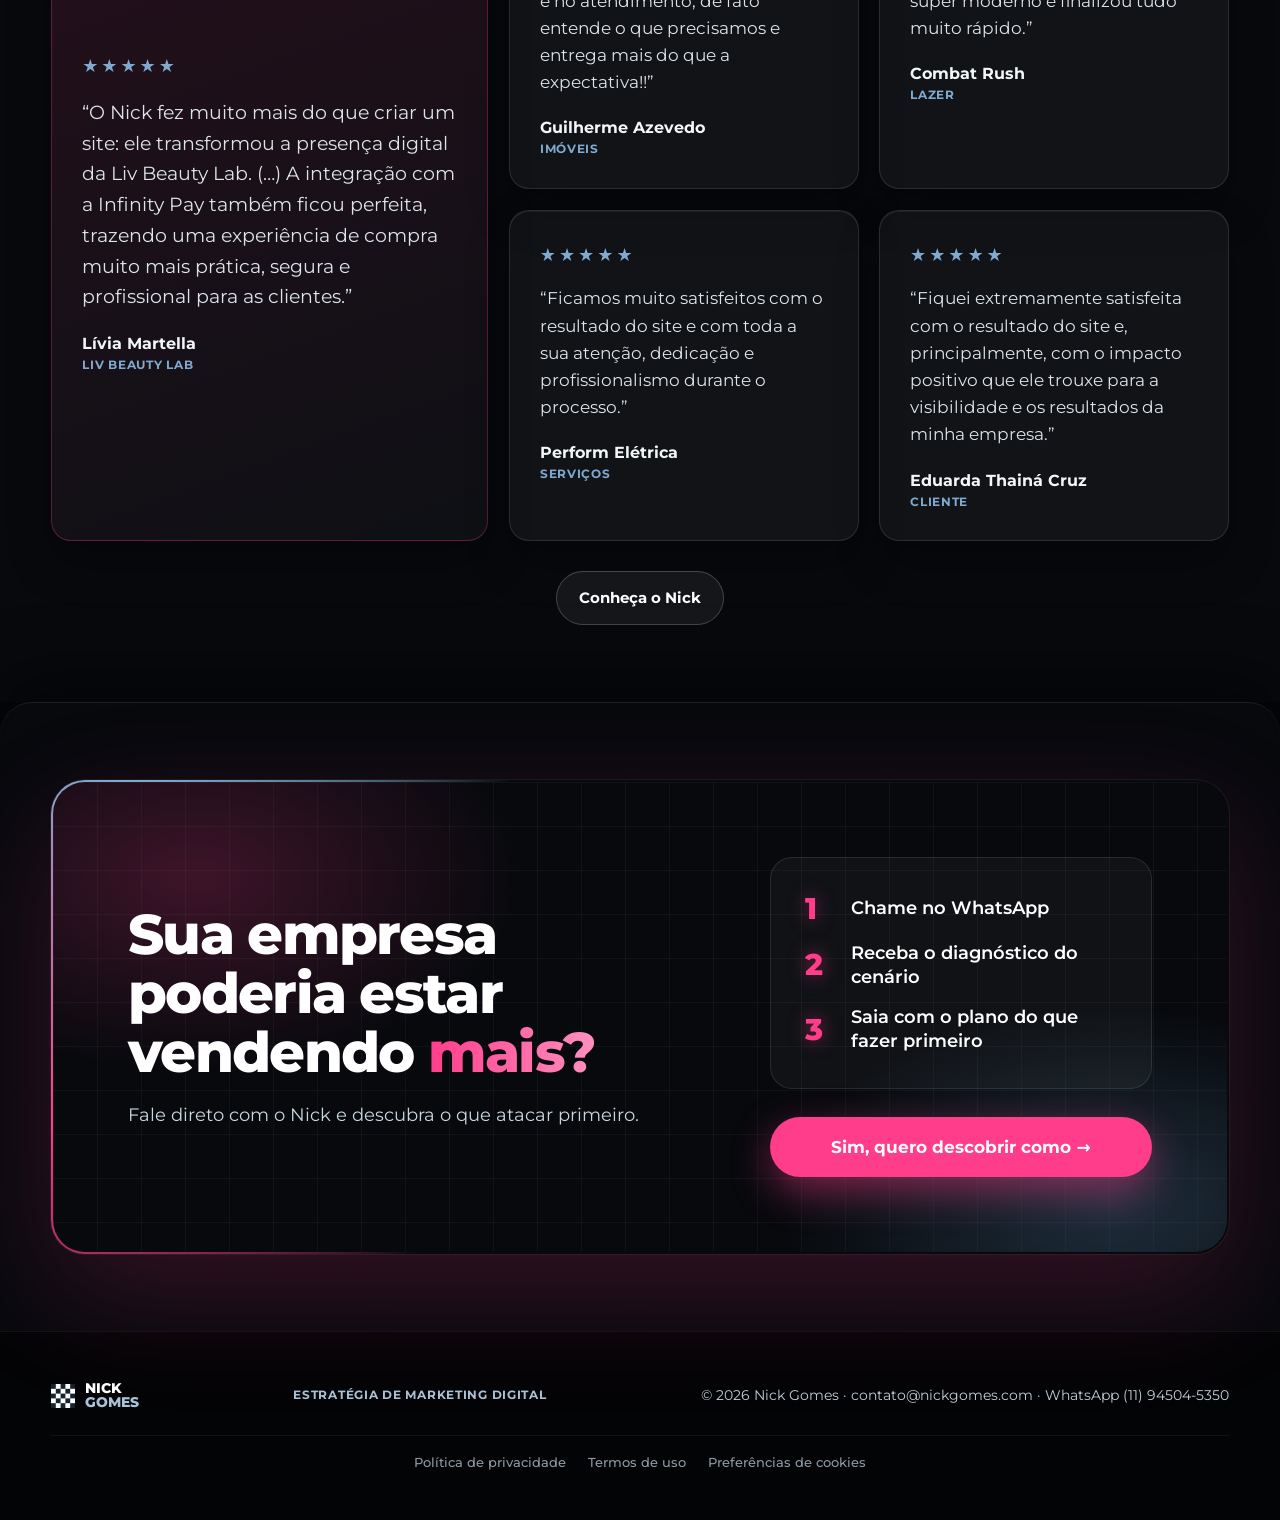
<file: depoimentos/index.html>
<!doctype html>
<html lang="pt-BR"><head><meta charset="utf-8">
<title>Nick Gomes</title>
<meta name="robots" content="noindex,follow">
<link rel="canonical" href="https://www.nickgomes.com/#depoimentos">
<meta http-equiv="refresh" content="0; url=/#depoimentos">
<script>location.replace('/#depoimentos')</script>
</head><body><p><a href="/#depoimentos">Continuar para o site da Nick Gomes</a></p></body></html>
</file>
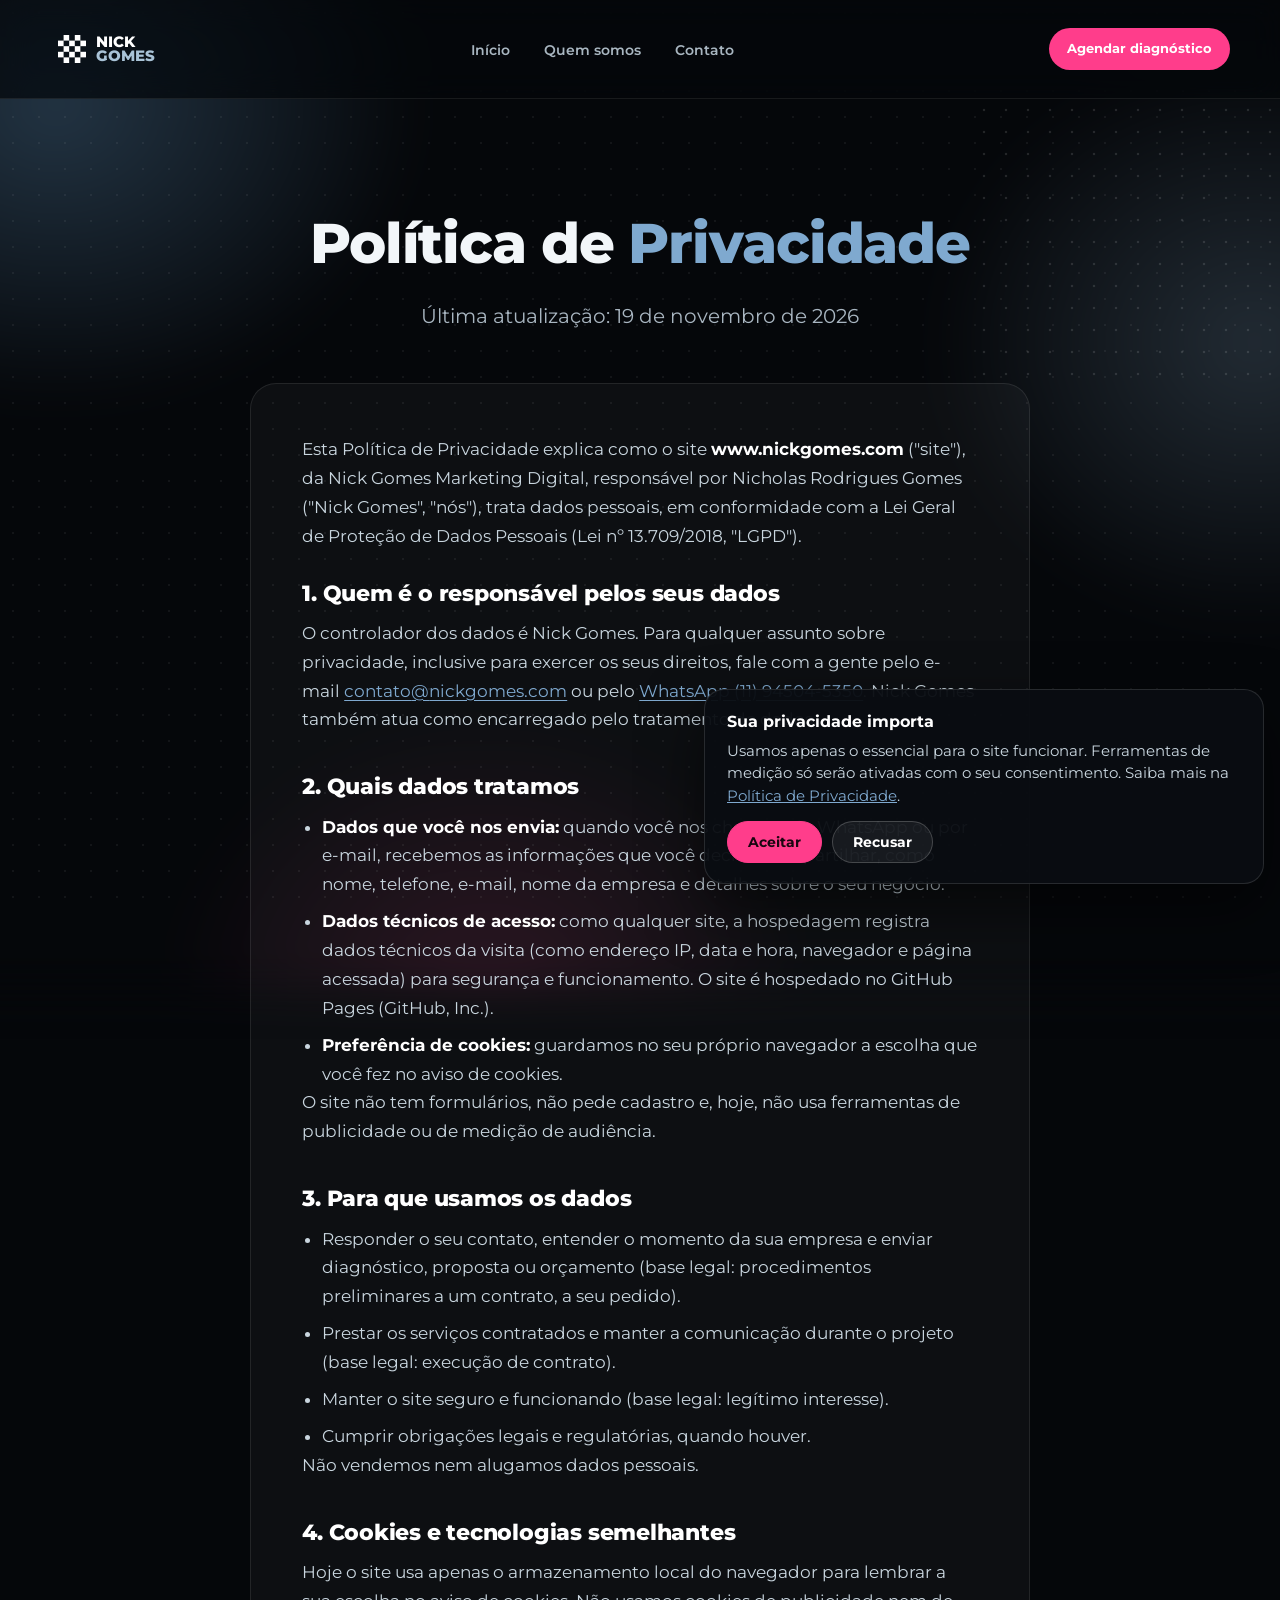
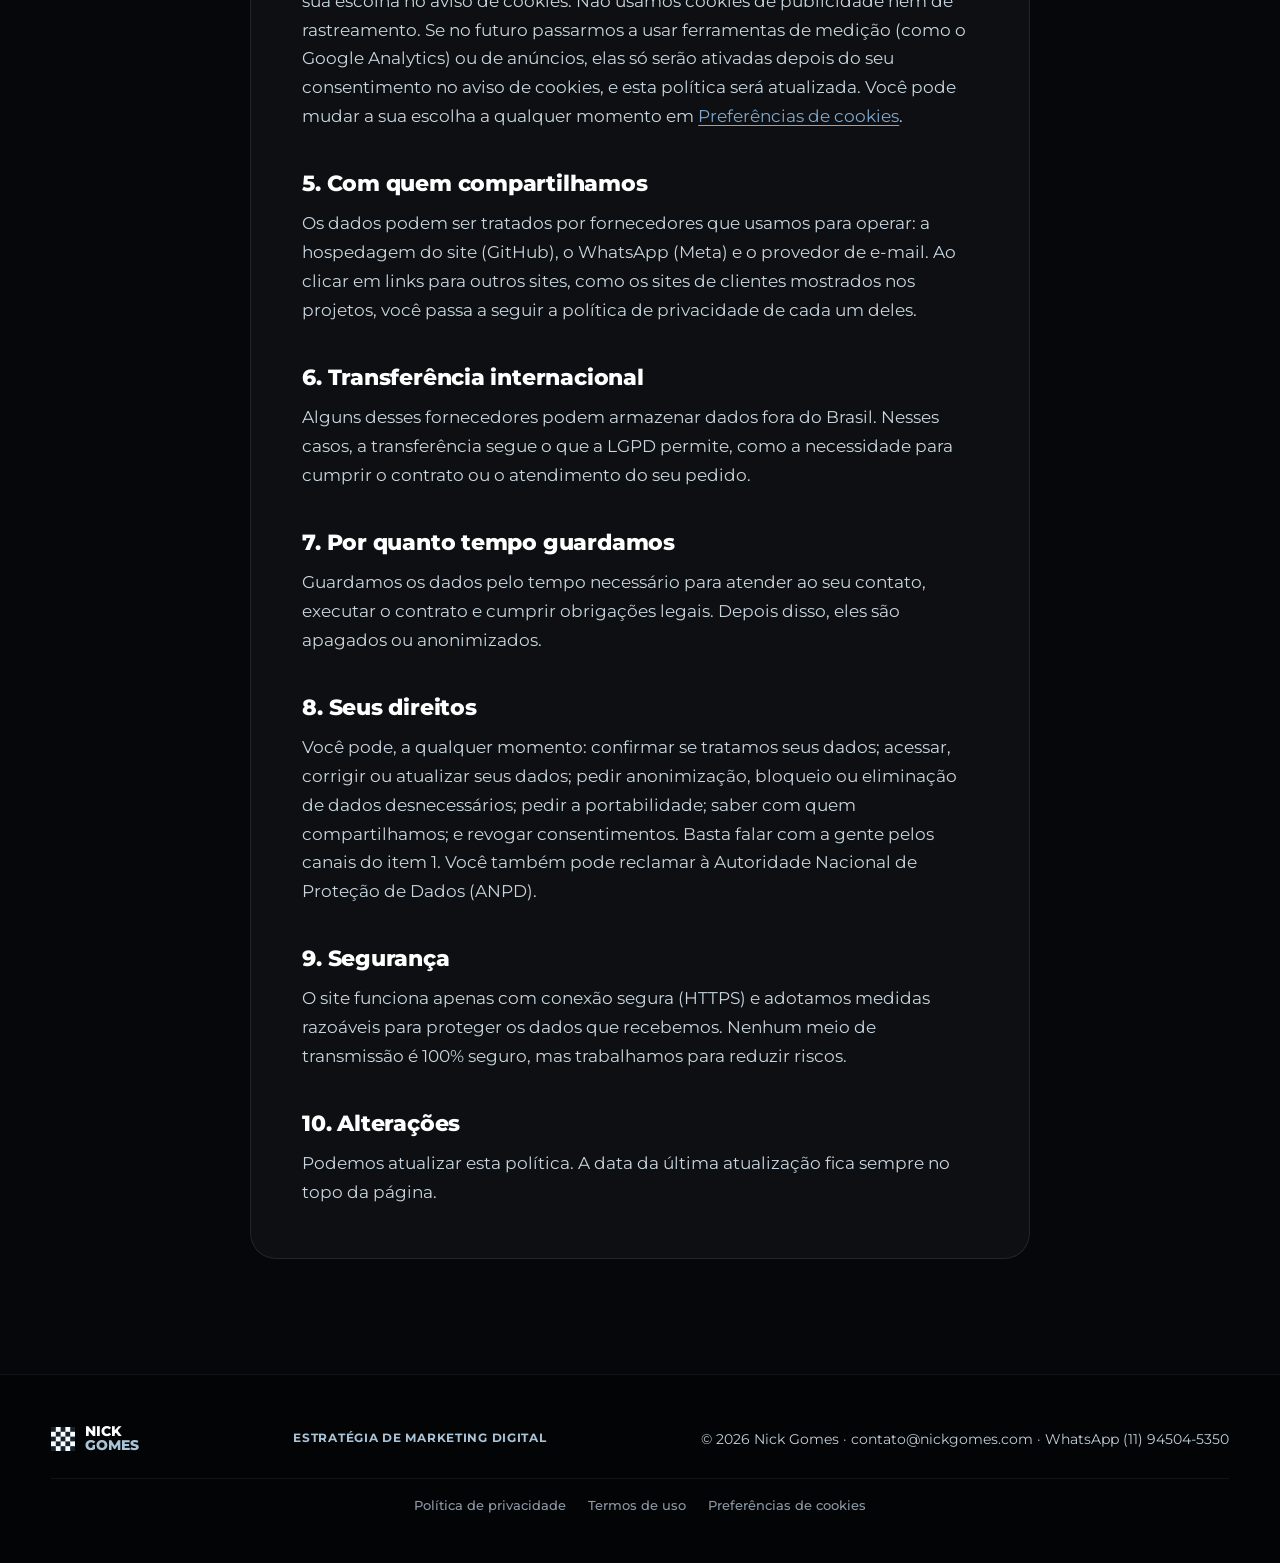
<file: politica-de-privacidade/index.html>
<!DOCTYPE html>
<html lang="pt-BR">
<head>
<meta charset="utf-8">
<meta name="viewport" content="width=device-width, initial-scale=1">
<title>Política de Privacidade | Nick Gomes</title>
<meta name="description" content="Como a Nick Gomes Marketing Digital trata dados pessoais no site e nos atendimentos, conforme a LGPD: dados, finalidades, cookies e seus direitos.">
<meta name="robots" content="index, follow">
<link rel="canonical" href="https://www.nickgomes.com/politica-de-privacidade/">
<meta name="theme-color" content="#05070A">
<link rel="icon" href="../favicon.svg?v=2" type="image/svg+xml">
<link rel="icon" href="../favicon-32.png?v=2" sizes="32x32" type="image/png">
<link rel="apple-touch-icon" href="../apple-touch-icon.png?v=2">
<link rel="manifest" href="../site.webmanifest">
<meta property="og:type" content="website">
<meta property="og:locale" content="pt_BR">
<meta property="og:site_name" content="Nick Gomes">
<meta property="og:title" content="Política de Privacidade | Nick Gomes">
<meta property="og:description" content="Como a Nick Gomes Marketing Digital trata dados pessoais no site e nos atendimentos, conforme a LGPD: dados, finalidades, cookies e seus direitos.">
<meta property="og:url" content="https://www.nickgomes.com/politica-de-privacidade/">
<meta property="og:image" content="https://www.nickgomes.com/og-image.jpg">
<meta property="og:image:width" content="1200">
<meta property="og:image:height" content="630">
<meta property="og:image:alt" content="Nick Gomes: o próximo nível do seu negócio começa no digital">
<meta name="twitter:card" content="summary_large_image">
<meta name="twitter:title" content="Política de Privacidade | Nick Gomes">
<meta name="twitter:description" content="Como a Nick Gomes Marketing Digital trata dados pessoais no site e nos atendimentos, conforme a LGPD: dados, finalidades, cookies e seus direitos.">
<meta name="twitter:image" content="https://www.nickgomes.com/og-image.jpg">
<link rel="preload" href="../assets/fonts/montserrat.woff2" as="font" type="font/woff2" crossorigin>
<link rel="stylesheet" href="../assets/css/site.css?v=40">
<script type="application/ld+json">{"@context": "https://schema.org", "@graph": [{"@type": "WebPage", "@id": "https://www.nickgomes.com/politica-de-privacidade/#pagina", "url": "https://www.nickgomes.com/politica-de-privacidade/", "name": "Política de Privacidade | Nick Gomes", "description": "Como a Nick Gomes Marketing Digital trata dados pessoais no site e nos atendimentos, conforme a LGPD: dados, finalidades, cookies e seus direitos.", "inLanguage": "pt-BR", "isPartOf": {"@id": "https://www.nickgomes.com/#site"}, "dateModified": "2026-11-19"}, {"@type": "BreadcrumbList", "itemListElement": [{"@type": "ListItem", "position": 1, "name": "Início", "item": "https://www.nickgomes.com/"}, {"@type": "ListItem", "position": 2, "name": "Política de Privacidade", "item": "https://www.nickgomes.com/politica-de-privacidade/"}]}]}</script>
</head>
<body>
<a class="skip" href="#conteudo">Pular para o conteúdo</a>
<header class="top">
<div class="bar">
<a class="brand" href="../" aria-label="Nick Gomes, página inicial"><span class="sym " aria-hidden="true"><i></i></span><span class="w">Nick<br>Gomes</span></a>
<nav aria-label="Principal"><ul class="menu" id="menu"><li><a href="../">Início</a></li><li><a href="../quem-somos/">Quem somos</a></li><li><a href="../contato/">Contato</a></li><li class="mcta"><a href="https://wa.me/5511945045350?text=Ol%C3%A1%2C%20Nick%21%20Quero%20agendar%20um%20diagn%C3%B3stico." target="_blank" rel="noopener">Agendar diagnóstico</a></li></ul></nav>
<a class="btn" href="https://wa.me/5511945045350?text=Ol%C3%A1%2C%20Nick%21%20Quero%20agendar%20um%20diagn%C3%B3stico." target="_blank" rel="noopener">Agendar diagnóstico</a>
<button class="burger" type="button" aria-label="Abrir menu" aria-controls="menu" aria-expanded="false"><span></span></button>
</div>
</header>
<main id="conteudo"><section class="hero inner legal-hero"><h1 class="h">Política de <span class="red">Privacidade</span></h1><p class="lead">Última atualização: 19 de novembro de 2026</p></section><div class="wrap"><article class="legal">
<p>Esta Política de Privacidade explica como o site <strong>www.nickgomes.com</strong> ("site"), da Nick Gomes Marketing Digital, responsável por Nicholas Rodrigues Gomes ("Nick Gomes", "nós"), trata dados pessoais, em conformidade com a Lei Geral de Proteção de Dados Pessoais (Lei nº 13.709/2018, "LGPD").</p>
<h2>1. Quem é o responsável pelos seus dados</h2>
<p>O controlador dos dados é Nick Gomes. Para qualquer assunto sobre privacidade, inclusive para exercer os seus direitos, fale com a gente pelo e-mail <a href="#" data-m="Y29udGF0b0BuaWNrZ29tZXMuY29t" rel="nofollow">contato<span class="at" aria-hidden="true"></span>nickgomes.com</a> ou pelo <a href="https://wa.me/5511945045350" target="_blank" rel="noopener">WhatsApp (11) 94504-5350</a>. Nick Gomes também atua como encarregado pelo tratamento de dados.</p>
<h2>2. Quais dados tratamos</h2>
<ul>
<li><strong>Dados que você nos envia:</strong> quando você nos chama pelo WhatsApp ou por e-mail, recebemos as informações que você decidir compartilhar, como nome, telefone, e-mail, nome da empresa e detalhes sobre o seu negócio.</li>
<li><strong>Dados técnicos de acesso:</strong> como qualquer site, a hospedagem registra dados técnicos da visita (como endereço IP, data e hora, navegador e página acessada) para segurança e funcionamento. O site é hospedado no GitHub Pages (GitHub, Inc.).</li>
<li><strong>Preferência de cookies:</strong> guardamos no seu próprio navegador a escolha que você fez no aviso de cookies.</li>
</ul>
<p>O site não tem formulários, não pede cadastro e, hoje, não usa ferramentas de publicidade ou de medição de audiência.</p>
<h2>3. Para que usamos os dados</h2>
<ul>
<li>Responder o seu contato, entender o momento da sua empresa e enviar diagnóstico, proposta ou orçamento (base legal: procedimentos preliminares a um contrato, a seu pedido).</li>
<li>Prestar os serviços contratados e manter a comunicação durante o projeto (base legal: execução de contrato).</li>
<li>Manter o site seguro e funcionando (base legal: legítimo interesse).</li>
<li>Cumprir obrigações legais e regulatórias, quando houver.</li>
</ul>
<p>Não vendemos nem alugamos dados pessoais.</p>
<h2>4. Cookies e tecnologias semelhantes</h2>
<p>Hoje o site usa apenas o armazenamento local do navegador para lembrar a sua escolha no aviso de cookies. Não usamos cookies de publicidade nem de rastreamento. Se no futuro passarmos a usar ferramentas de medição (como o Google Analytics) ou de anúncios, elas só serão ativadas depois do seu consentimento no aviso de cookies, e esta política será atualizada. Você pode mudar a sua escolha a qualquer momento em <a href="#cookies" data-cookies>Preferências de cookies</a>.</p>
<h2>5. Com quem compartilhamos</h2>
<p>Os dados podem ser tratados por fornecedores que usamos para operar: a hospedagem do site (GitHub), o WhatsApp (Meta) e o provedor de e-mail. Ao clicar em links para outros sites, como os sites de clientes mostrados nos projetos, você passa a seguir a política de privacidade de cada um deles.</p>
<h2>6. Transferência internacional</h2>
<p>Alguns desses fornecedores podem armazenar dados fora do Brasil. Nesses casos, a transferência segue o que a LGPD permite, como a necessidade para cumprir o contrato ou o atendimento do seu pedido.</p>
<h2>7. Por quanto tempo guardamos</h2>
<p>Guardamos os dados pelo tempo necessário para atender ao seu contato, executar o contrato e cumprir obrigações legais. Depois disso, eles são apagados ou anonimizados.</p>
<h2>8. Seus direitos</h2>
<p>Você pode, a qualquer momento: confirmar se tratamos seus dados; acessar, corrigir ou atualizar seus dados; pedir anonimização, bloqueio ou eliminação de dados desnecessários; pedir a portabilidade; saber com quem compartilhamos; e revogar consentimentos. Basta falar com a gente pelos canais do item 1. Você também pode reclamar à Autoridade Nacional de Proteção de Dados (ANPD).</p>
<h2>9. Segurança</h2>
<p>O site funciona apenas com conexão segura (HTTPS) e adotamos medidas razoáveis para proteger os dados que recebemos. Nenhum meio de transmissão é 100% seguro, mas trabalhamos para reduzir riscos.</p>
<h2>10. Alterações</h2>
<p>Podemos atualizar esta política. A data da última atualização fica sempre no topo da página.</p>
</article></div></main><footer class="foot">
<a class="brand" href="../" aria-label="Nick Gomes, página inicial"><span class="sym " aria-hidden="true"><i></i></span><span class="w">Nick<br>Gomes</span></a>
<span class="m">Estratégia de marketing digital</span>
<span>© 2026 Nick Gomes · <a href="#" data-m="Y29udGF0b0BuaWNrZ29tZXMuY29t" rel="nofollow">contato<span class="at" aria-hidden="true"></span>nickgomes.com</a> · <a href="https://wa.me/5511945045350?text=Ol%C3%A1%2C%20Nick%21" target="_blank" rel="noopener">WhatsApp (11) 94504-5350</a></span>
<nav class="legal-links" aria-label="Informações legais"><a href="../politica-de-privacidade/">Política de privacidade</a><a href="../termos-de-uso/">Termos de uso</a><a href="#cookies" data-cookies>Preferências de cookies</a></nav>
</footer>
<script src="../assets/js/site.js?v=40" defer></script>
</body>
</html>
</file>
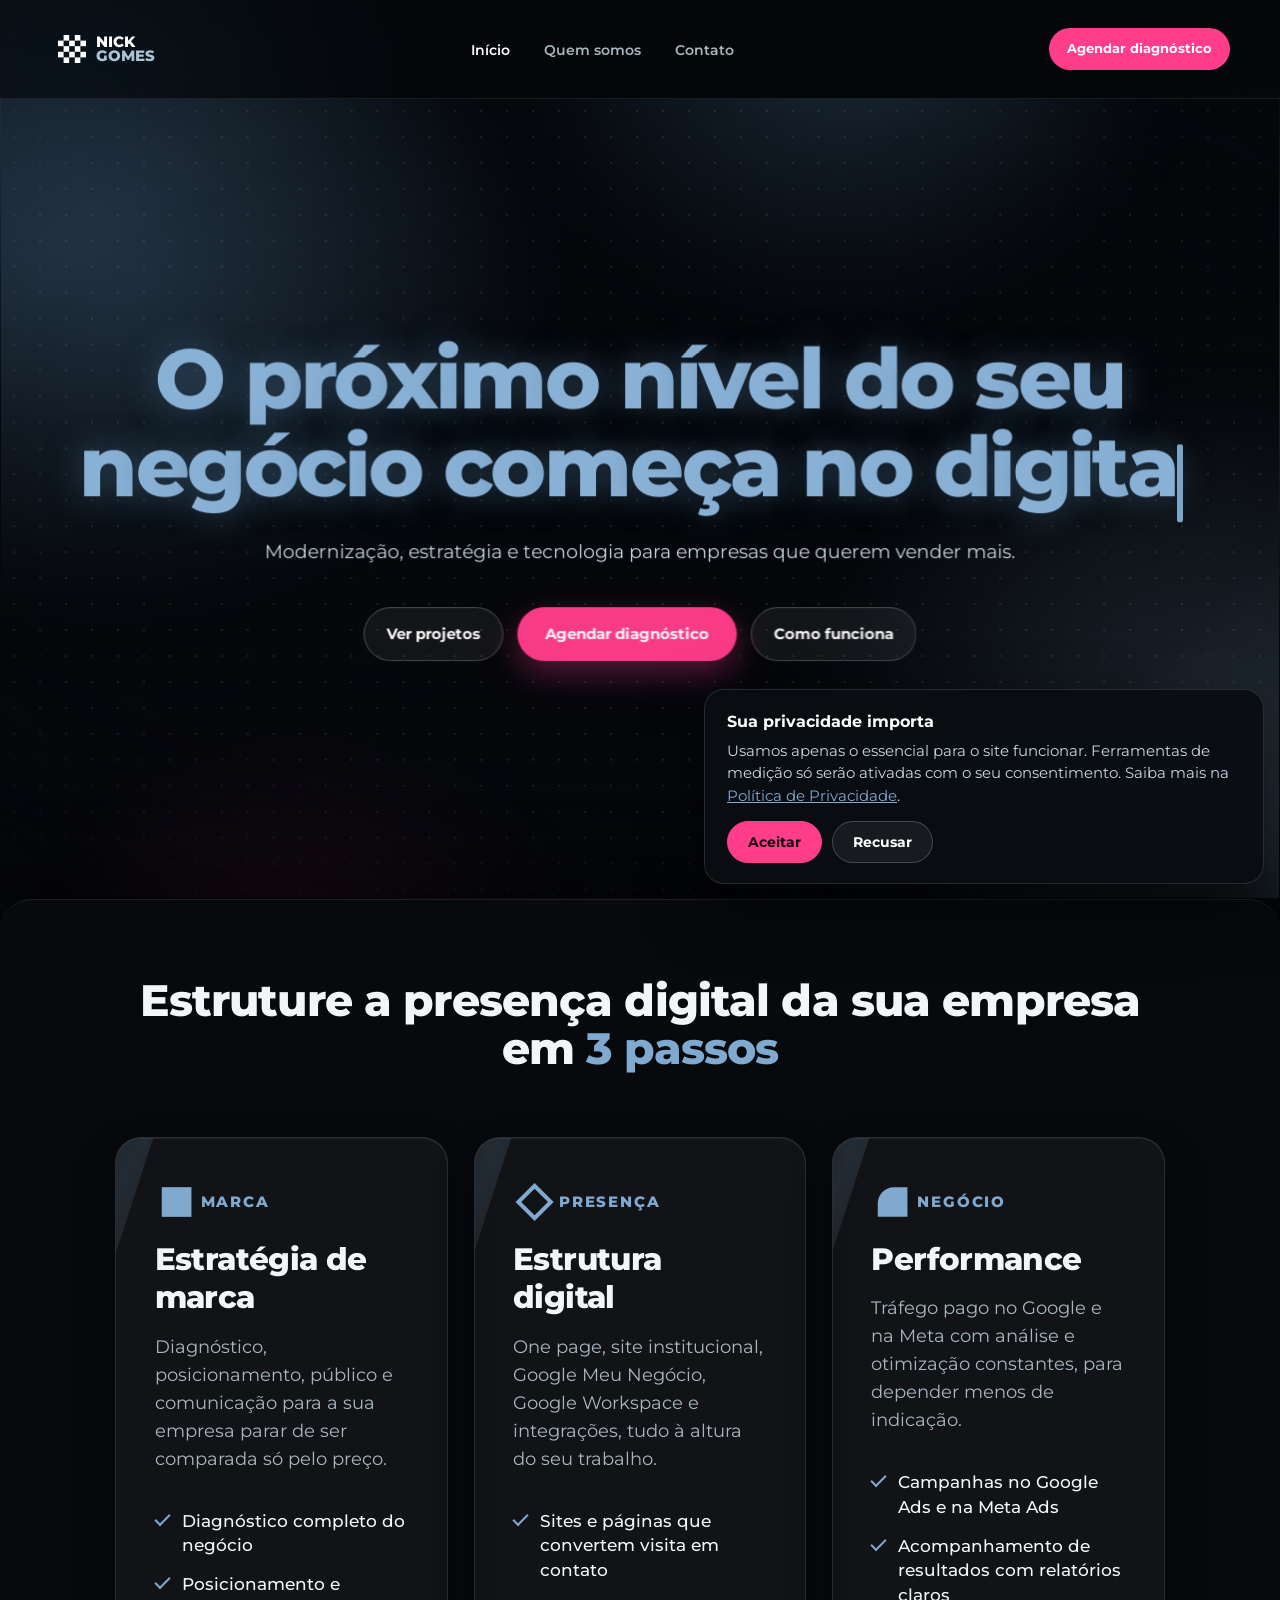
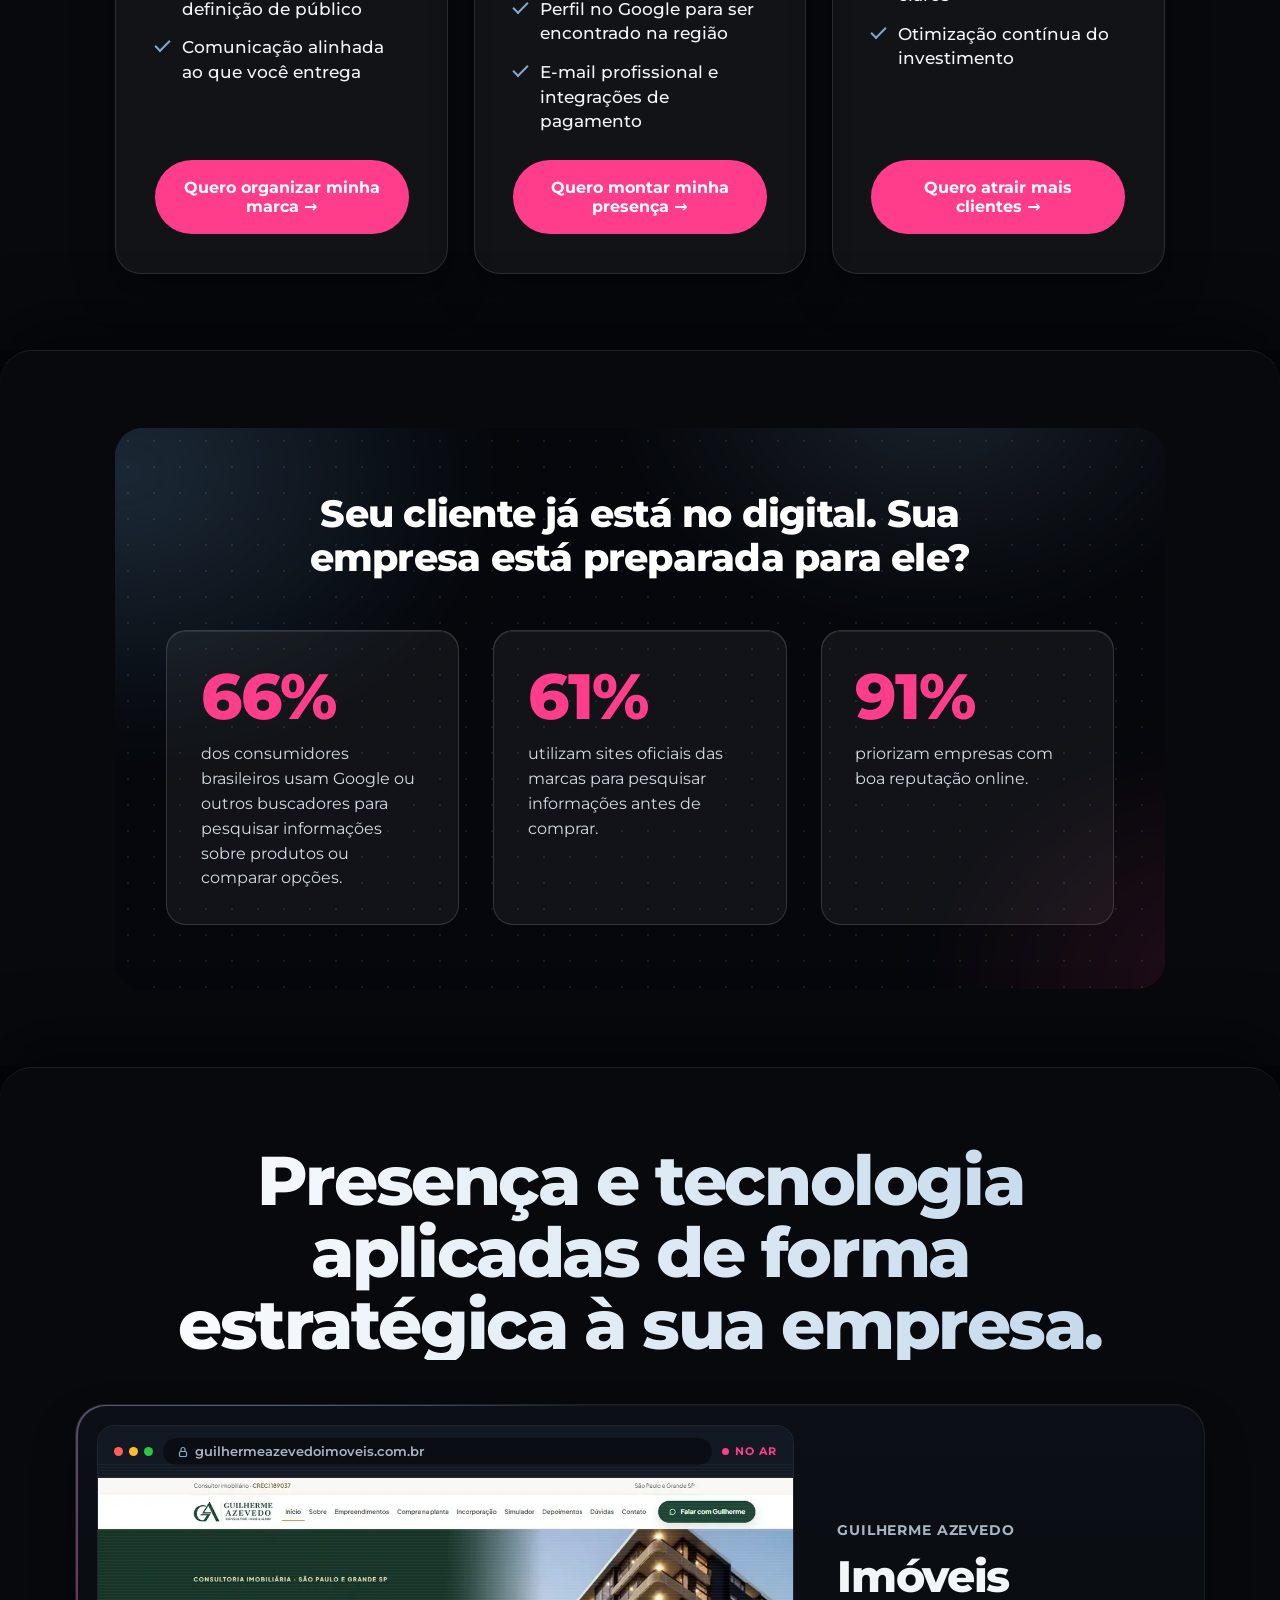
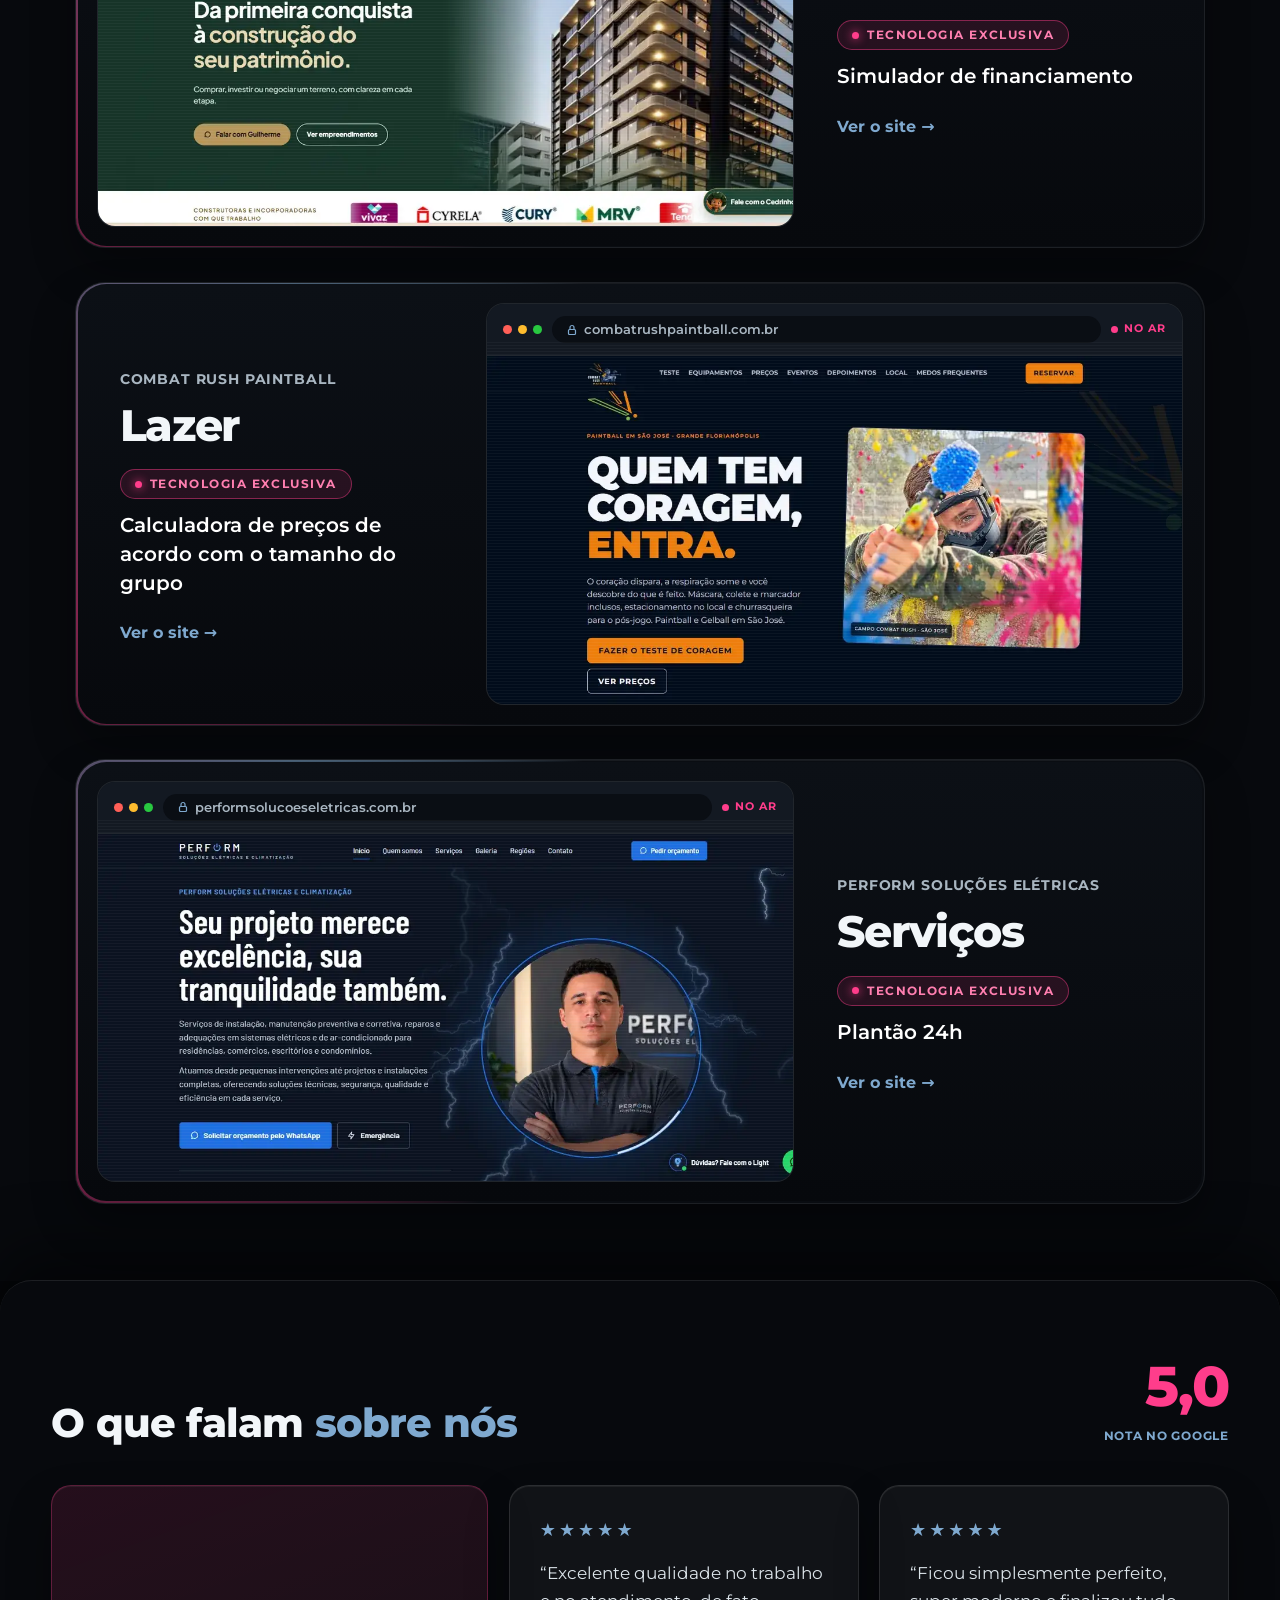
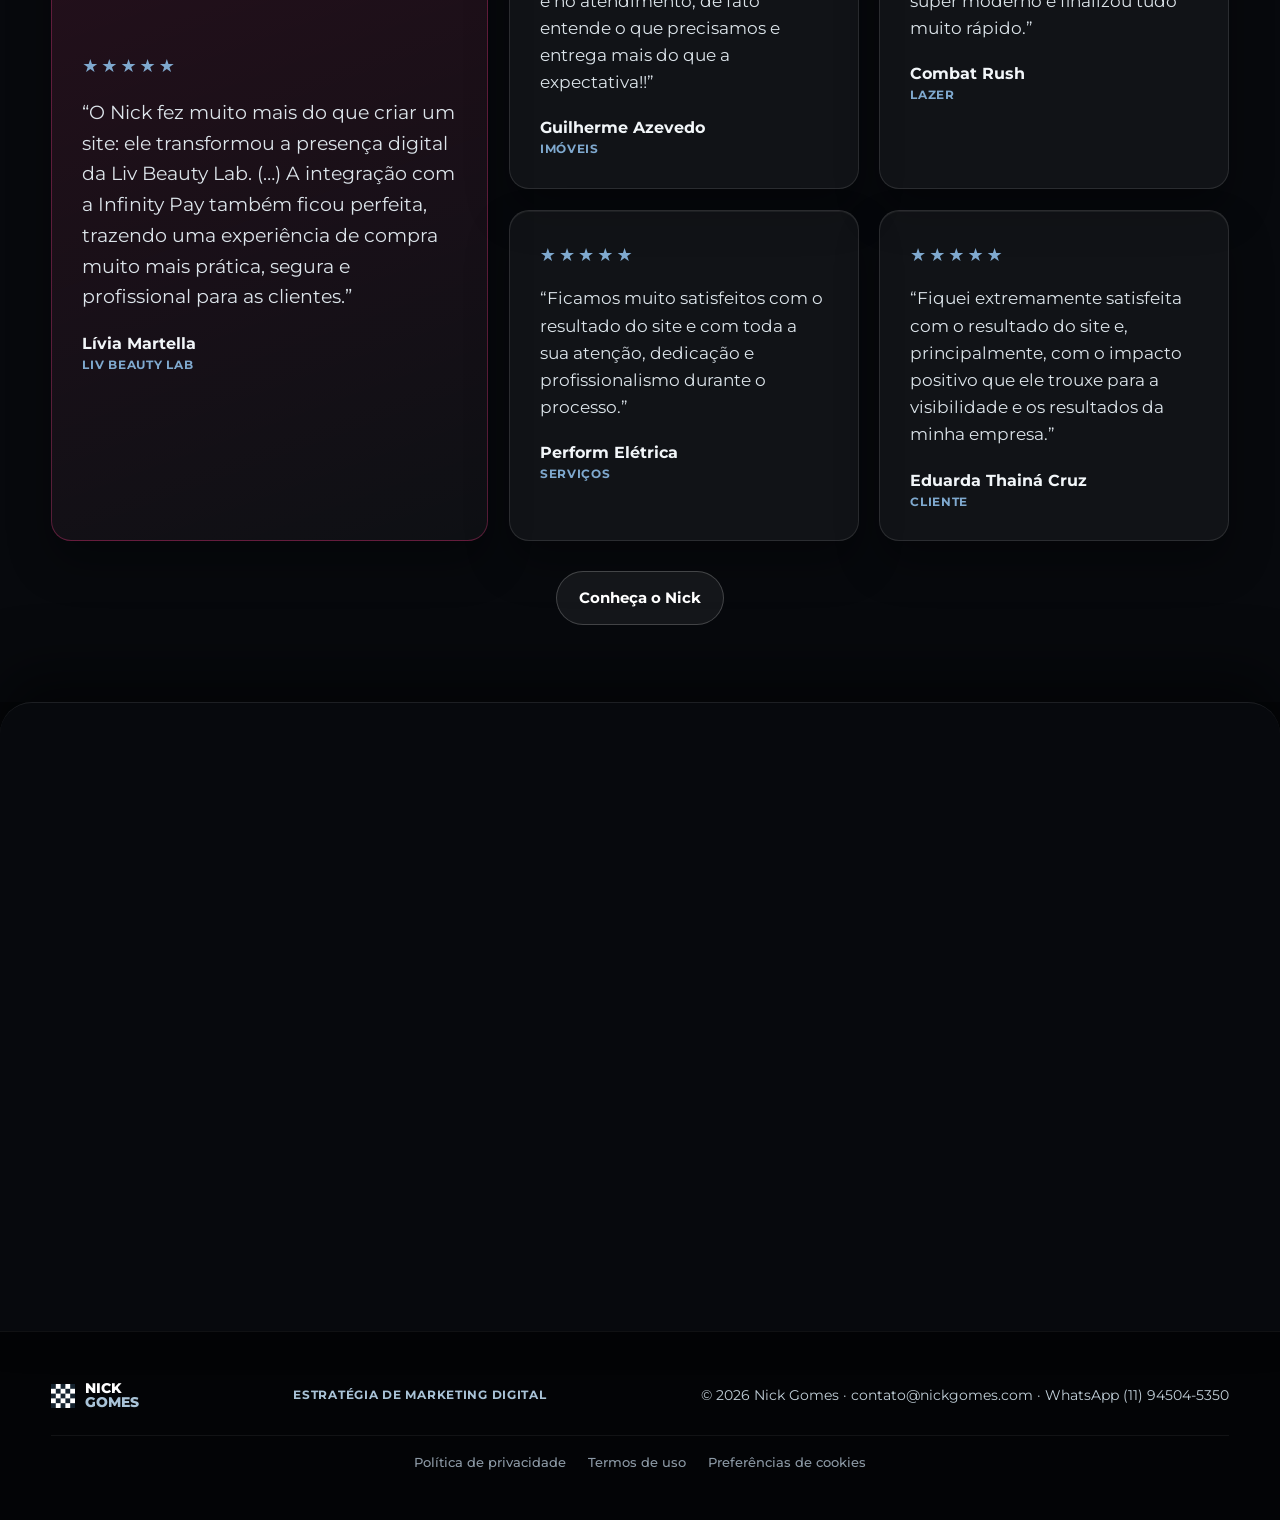
<file: projetos/index.html>
<!doctype html>
<html lang="pt-BR"><head><meta charset="utf-8">
<title>Nick Gomes</title>
<meta name="robots" content="noindex,follow">
<link rel="canonical" href="https://www.nickgomes.com/#projetos">
<meta http-equiv="refresh" content="0; url=/#projetos">
<script>location.replace('/#projetos')</script>
</head><body><p><a href="/#projetos">Continuar para o site da Nick Gomes</a></p></body></html>
</file>
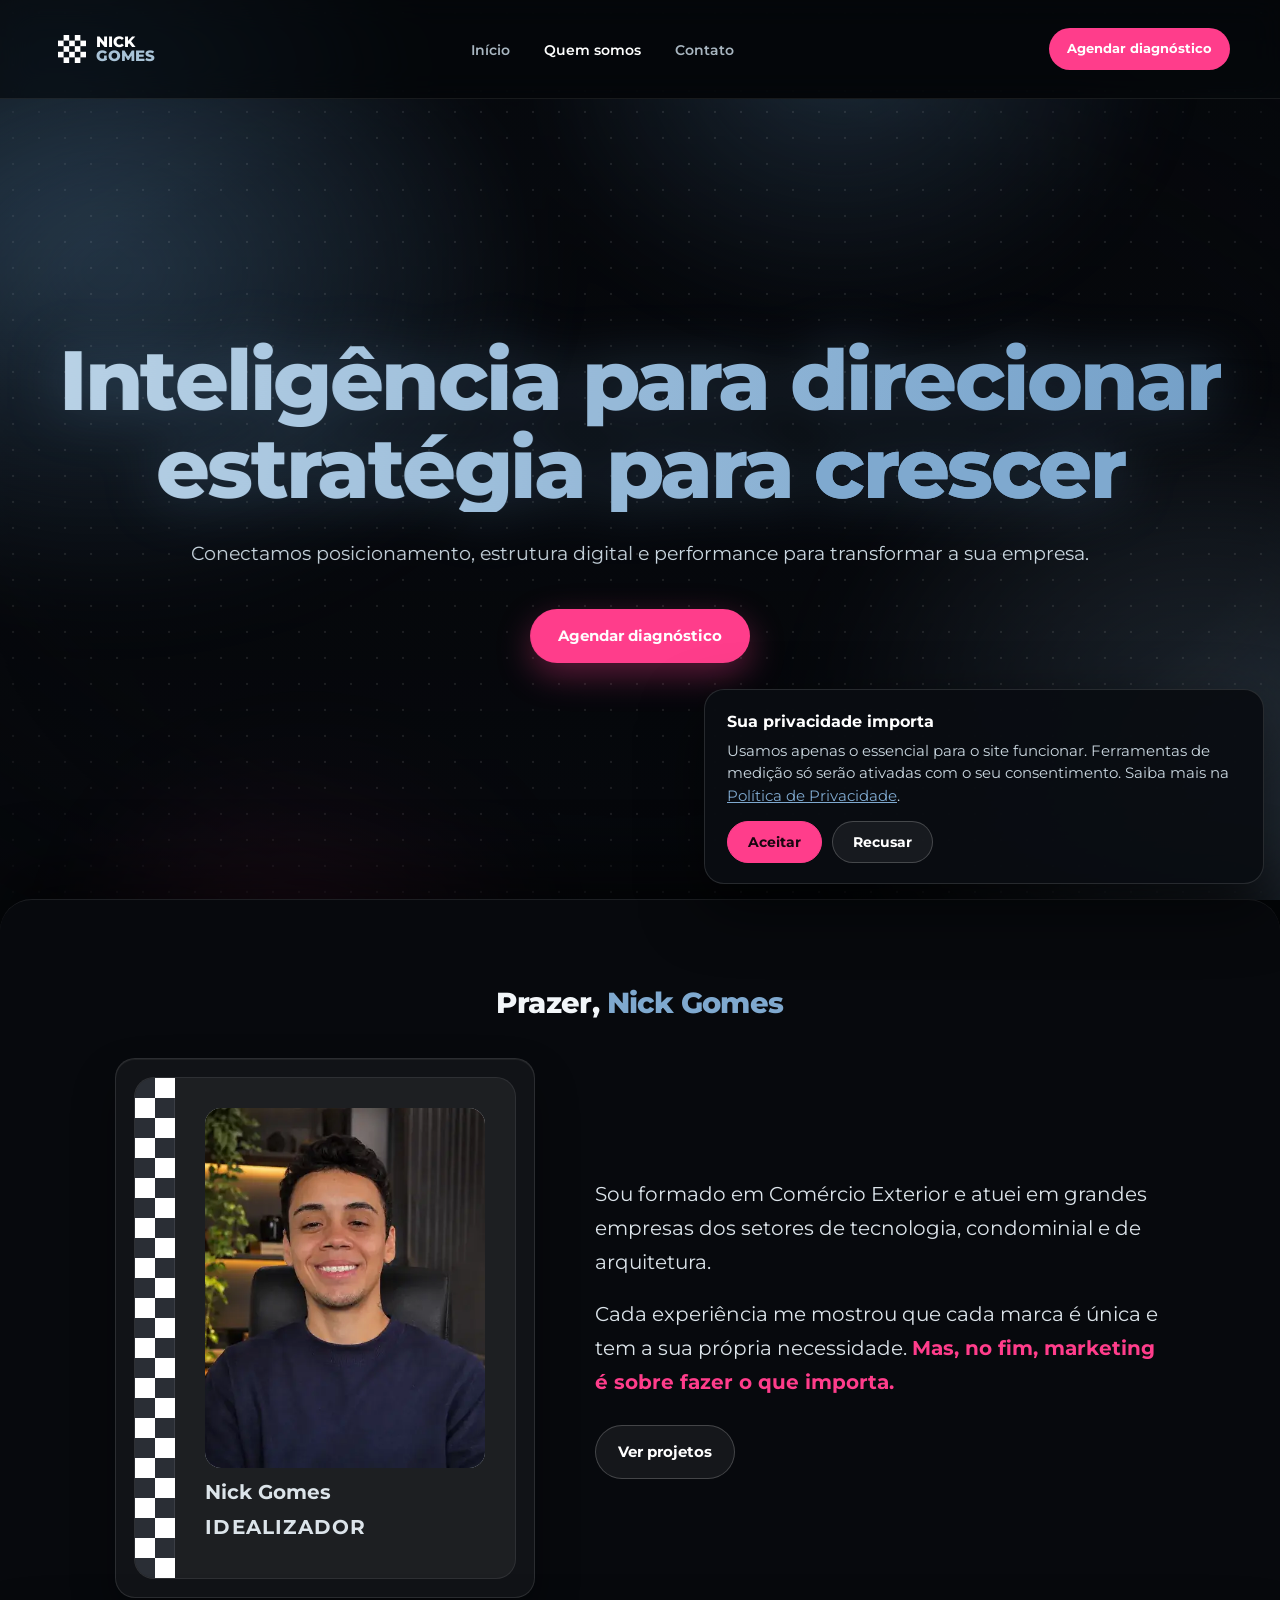
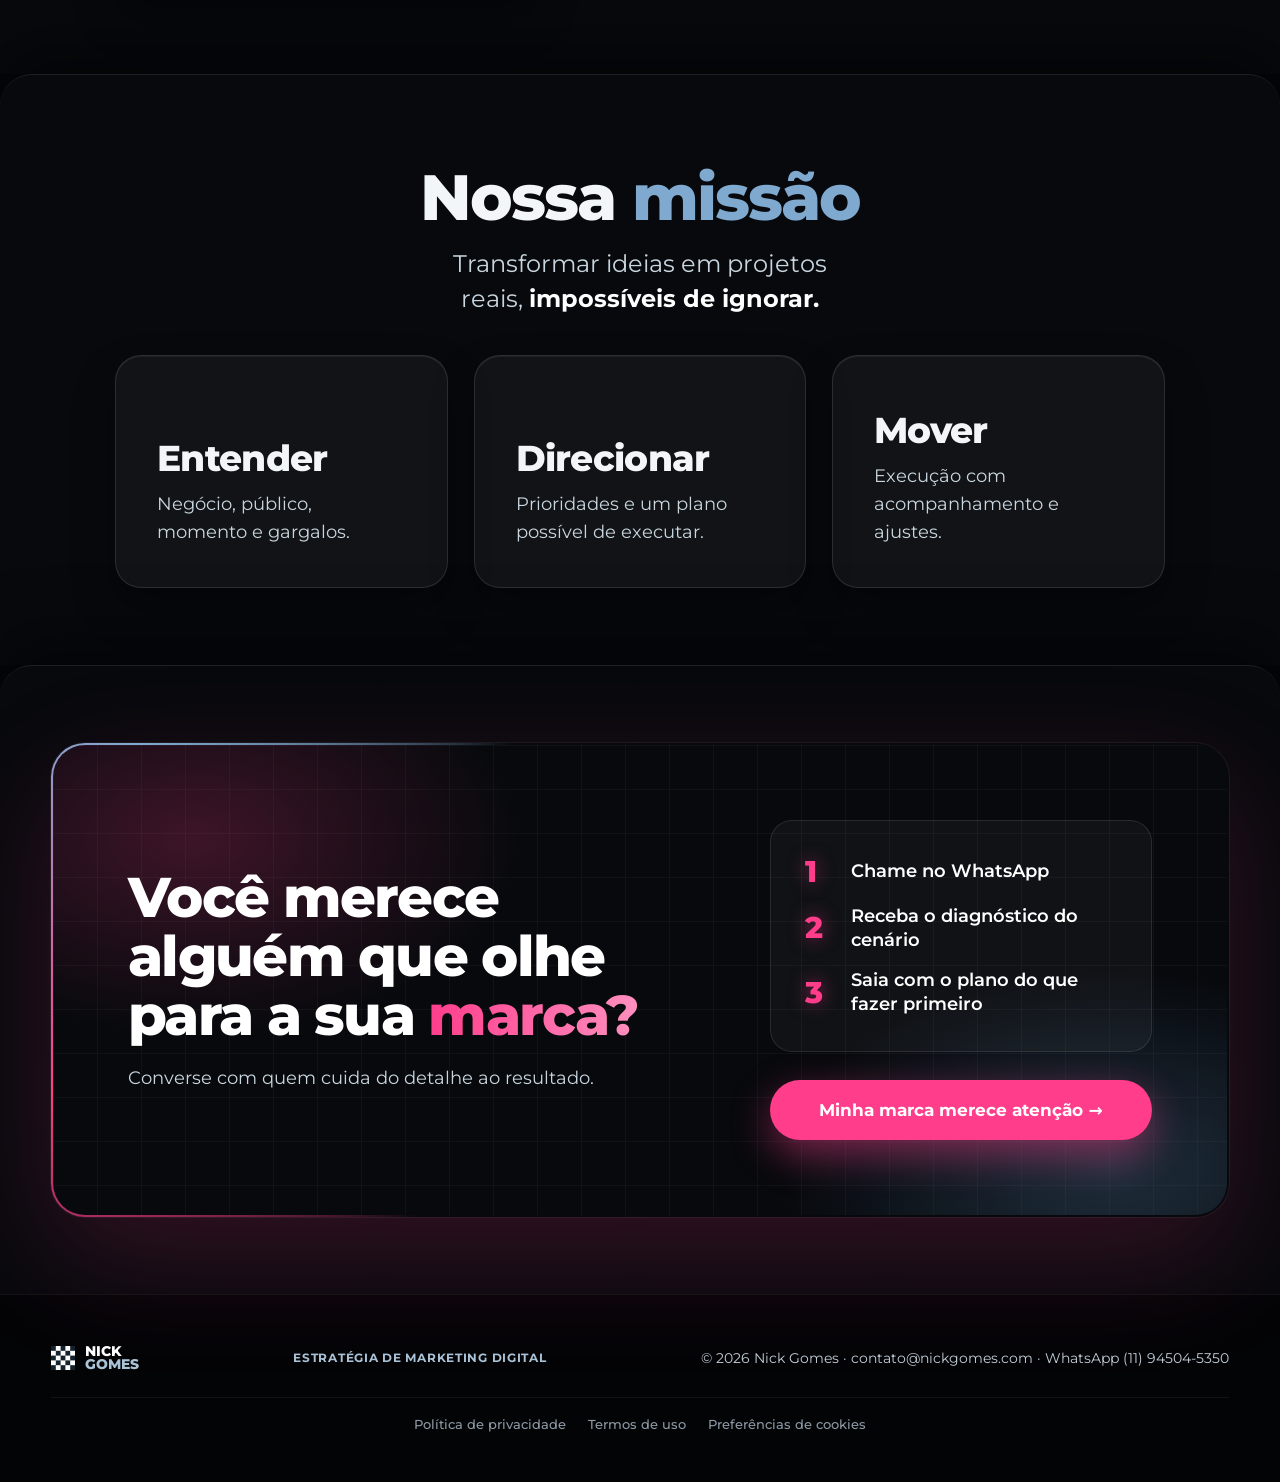
<file: quem-somos/index.html>
<!DOCTYPE html>
<html lang="pt-BR">
<head>
<meta charset="utf-8">
<meta name="viewport" content="width=device-width, initial-scale=1">
<title>Quem somos | Nick Gomes Marketing Digital</title>
<meta name="description" content="Conheça Nick Gomes: estratégia, tecnologia e performance para modernizar a sua empresa e fazer a sua marca ser vista e escolhida.">
<meta name="robots" content="index, follow, max-image-preview:large">
<link rel="canonical" href="https://www.nickgomes.com/quem-somos/">
<meta name="theme-color" content="#05070A">
<link rel="icon" href="../favicon.svg?v=2" type="image/svg+xml">
<link rel="icon" href="../favicon-32.png?v=2" sizes="32x32" type="image/png">
<link rel="apple-touch-icon" href="../apple-touch-icon.png?v=2">
<link rel="manifest" href="../site.webmanifest">
<meta property="og:type" content="website">
<meta property="og:locale" content="pt_BR">
<meta property="og:site_name" content="Nick Gomes">
<meta property="og:title" content="Quem somos | Nick Gomes Marketing Digital">
<meta property="og:description" content="Conheça Nick Gomes: estratégia, tecnologia e performance para modernizar a sua empresa e fazer a sua marca ser vista e escolhida.">
<meta property="og:url" content="https://www.nickgomes.com/quem-somos/">
<meta property="og:image" content="https://www.nickgomes.com/og-image.jpg">
<meta property="og:image:width" content="1200">
<meta property="og:image:height" content="630">
<meta property="og:image:alt" content="Nick Gomes: o próximo nível do seu negócio começa no digital">
<meta name="twitter:card" content="summary_large_image">
<meta name="twitter:title" content="Quem somos | Nick Gomes Marketing Digital">
<meta name="twitter:description" content="Conheça Nick Gomes: estratégia, tecnologia e performance para modernizar a sua empresa e fazer a sua marca ser vista e escolhida.">
<meta name="twitter:image" content="https://www.nickgomes.com/og-image.jpg">
<link rel="preload" href="../assets/fonts/montserrat.woff2" as="font" type="font/woff2" crossorigin>
<link rel="stylesheet" href="../assets/css/site.css?v=40">
<script type="application/ld+json">{"@context": "https://schema.org", "@graph": [{"@type": "WebSite", "@id": "https://www.nickgomes.com/#site", "url": "https://www.nickgomes.com/", "name": "Nick Gomes", "inLanguage": "pt-BR", "publisher": {"@id": "https://www.nickgomes.com/#empresa"}}, {"@id": "https://www.nickgomes.com/#empresa", "@type": "ProfessionalService", "name": "Nick Gomes", "url": "https://www.nickgomes.com/"}, {"@type": "AboutPage", "@id": "https://www.nickgomes.com/quem-somos/#pagina", "url": "https://www.nickgomes.com/quem-somos/", "name": "Quem somos | Nick Gomes Marketing Digital", "description": "Conheça Nick Gomes: estratégia, tecnologia e performance para modernizar a sua empresa e fazer a sua marca ser vista e escolhida.", "inLanguage": "pt-BR", "isPartOf": {"@id": "https://www.nickgomes.com/#site"}, "about": {"@id": "https://www.nickgomes.com/#empresa"}, "dateModified": "2026-11-19"}, {"@type": "BreadcrumbList", "itemListElement": [{"@type": "ListItem", "position": 1, "name": "Início", "item": "https://www.nickgomes.com/"}, {"@type": "ListItem", "position": 2, "name": "Quem somos", "item": "https://www.nickgomes.com/quem-somos/"}]}, {"@type": "Person", "@id": "https://www.nickgomes.com/quem-somos/#nick", "name": "Nick Gomes", "givenName": "Nicholas", "familyName": "Gomes", "jobTitle": "Idealizador", "image": "https://www.nickgomes.com/assets/img/nick-gomes.webp", "worksFor": {"@id": "https://www.nickgomes.com/#empresa"}, "url": "https://www.nickgomes.com/quem-somos/", "knowsAbout": ["Comércio Exterior", "Marketing digital", "Estratégia de marca"]}]}</script>
</head>
<body>
<a class="skip" href="#conteudo">Pular para o conteúdo</a>
<header class="top">
<div class="bar">
<a class="brand" href="../" aria-label="Nick Gomes, página inicial"><span class="sym " aria-hidden="true"><i></i></span><span class="w">Nick<br>Gomes</span></a>
<nav aria-label="Principal"><ul class="menu" id="menu"><li><a href="../">Início</a></li><li><a href="../quem-somos/" aria-current=page>Quem somos</a></li><li><a href="../contato/">Contato</a></li><li class="mcta"><a href="https://wa.me/5511945045350?text=Ol%C3%A1%2C%20Nick%21%20Quero%20agendar%20um%20diagn%C3%B3stico." target="_blank" rel="noopener">Agendar diagnóstico</a></li></ul></nav>
<a class="btn" href="https://wa.me/5511945045350?text=Ol%C3%A1%2C%20Nick%21%20Quero%20agendar%20um%20diagn%C3%B3stico." target="_blank" rel="noopener">Agendar diagnóstico</a>
<button class="burger" type="button" aria-label="Abrir menu" aria-controls="menu" aria-expanded="false"><span></span></button>
</div>
</header>
<main id="conteudo"><div class="fold fold-hero"><section class="hero">
<h1 class="h">Inteligência para direcionar<br/>estratégia para <span class="red">crescer</span></h1>
<p class="lead">Conectamos posicionamento, estrutura digital e performance para transformar a sua empresa.</p><div class="actions"><a class="btn" href="https://wa.me/5511945045350?text=Ol%C3%A1%2C%20Nick%21%20Quero%20agendar%20um%20diagn%C3%B3stico." rel="noopener" target="_blank">Agendar diagnóstico</a></div>
</section></div><div class="fold"><div class="wrap"><div class="panel"><div class="steps"><div class="step"><h2 class="h">Prazer, <span class="red">Nick Gomes</span></h2><div class="body"><div class="bio"><div class="photo"><div class="in"><span aria-hidden="true" class="ck"></span><img alt="Nick Gomes, idealizador da Nick Gomes Estratégia de Marketing Digital, sorrindo em um escritório" class="ph" fetchpriority="high" height="1000" sizes="(max-width:760px) 80vw, 320px" src="../assets/img/nick-gomes.webp" srcset="../assets/img/nick-gomes-480.webp 480w, ../assets/img/nick-gomes.webp 800w" width="800"/>
<div class="who"><p style="font:700 20px Poppins">Nick Gomes</p><p class="m" style="margin-top:6px">Idealizador</p></div></div></div><div><p>Sou formado em Comércio Exterior e atuei em grandes empresas dos setores de tecnologia, condominial e de arquitetura.</p>
<p>Cada experiência me mostrou que cada marca é única e tem a sua própria necessidade. <b class="rosa">Mas, no fim, marketing é sobre fazer o que importa.</b></p>
<p style="margin-top:26px"><a class="ghost" href="../#projetos">Ver projetos</a></p></div></div></div></div></div></div></div></div><div class="fold fold-missao"><div class="wrap"><div class="panel"><div class="steps"><div class="step"><h2 class="h">Nossa <span class="red">missão</span></h2><p>Transformar ideias em projetos reais, <b>impossíveis de ignorar.</b></p><div class="body"><div class="g3"><article class="card"><h3 class="h">Entender</h3><p>Negócio, público, momento e gargalos.</p></article><article class="card"><h3 class="h">Direcionar</h3><p>Prioridades e um plano possível de executar.</p></article><article class="card"><h3 class="h">Mover</h3><p>Execução com acompanhamento e ajustes.</p></article></div></div></div></div></div></div></div><div class="fold"><section aria-labelledby="cta-t" class="cta">
<div><h2 class="h" id="cta-t">Você merece alguém que olhe para a sua <span class="red">marca?</span></h2><p class="sub">Converse com quem cuida do detalhe ao resultado.</p></div>
<div><ol><li><span>1</span>Chame no WhatsApp</li><li><span>2</span>Receba o diagnóstico do cenário</li><li><span>3</span>Saia com o plano do que fazer primeiro</li></ol>
<a class="btn" href="https://wa.me/5511945045350?text=Ol%C3%A1%2C%20Nick%21%20Minha%20marca%20merece%20aten%C3%A7%C3%A3o." rel="noopener" target="_blank">Minha marca merece atenção →</a></div>
</section></div></main><footer class="foot">
<a class="brand" href="../" aria-label="Nick Gomes, página inicial"><span class="sym " aria-hidden="true"><i></i></span><span class="w">Nick<br>Gomes</span></a>
<span class="m">Estratégia de marketing digital</span>
<span>© 2026 Nick Gomes · <a href="#" data-m="Y29udGF0b0BuaWNrZ29tZXMuY29t" rel="nofollow">contato<span class="at" aria-hidden="true"></span>nickgomes.com</a> · <a href="https://wa.me/5511945045350?text=Ol%C3%A1%2C%20Nick%21" target="_blank" rel="noopener">WhatsApp (11) 94504-5350</a></span>
<nav class="legal-links" aria-label="Informações legais"><a href="../politica-de-privacidade/">Política de privacidade</a><a href="../termos-de-uso/">Termos de uso</a><a href="#cookies" data-cookies>Preferências de cookies</a></nav>
</footer>
<script src="../assets/js/site.js?v=40" defer></script>
</body>
</html>
</file>
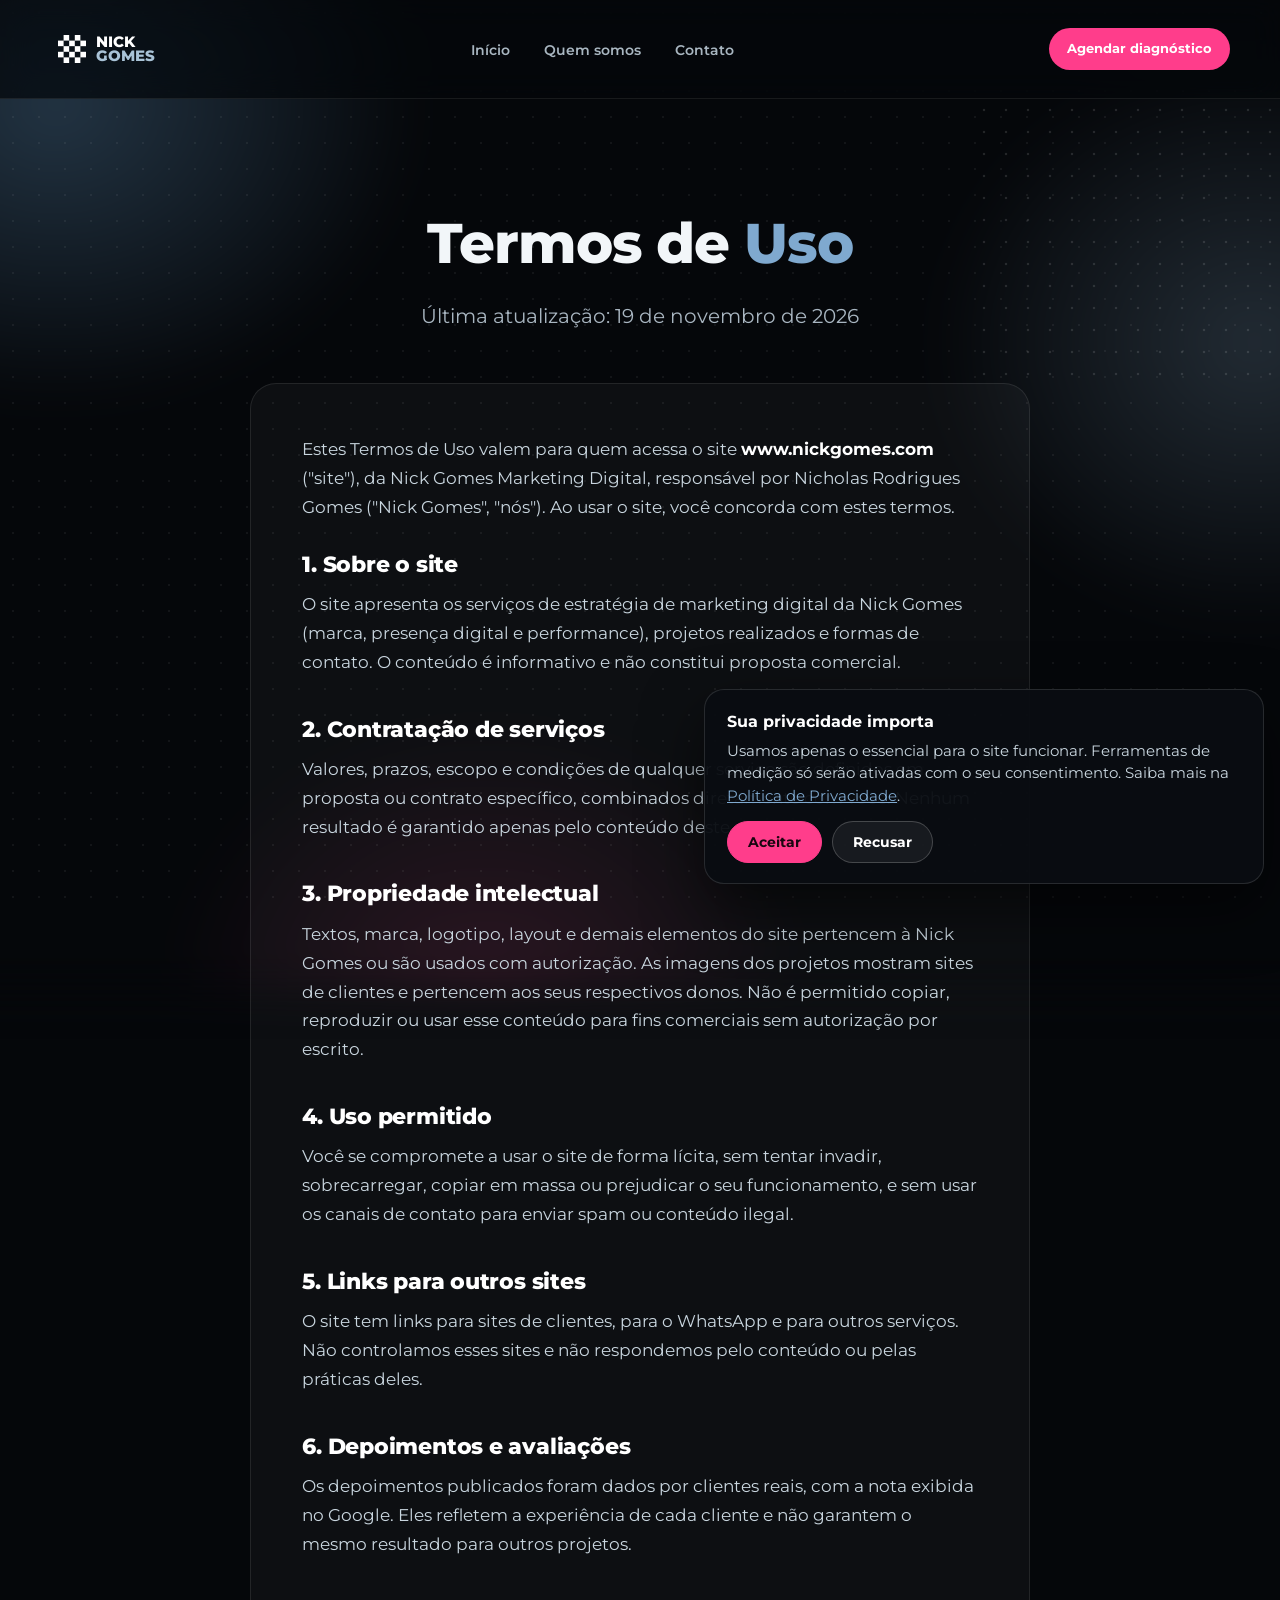
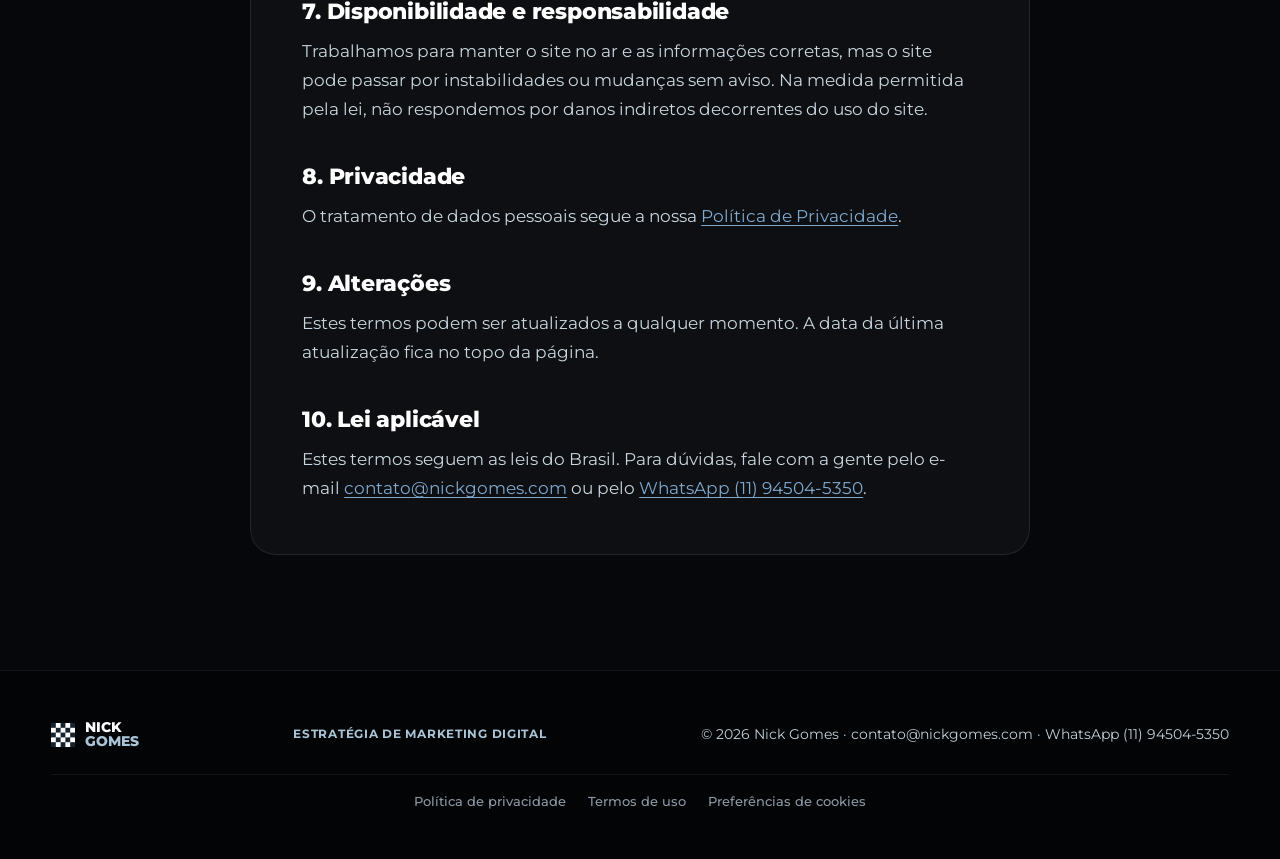
<file: termos-de-uso/index.html>
<!DOCTYPE html>
<html lang="pt-BR">
<head>
<meta charset="utf-8">
<meta name="viewport" content="width=device-width, initial-scale=1">
<title>Termos de Uso | Nick Gomes</title>
<meta name="description" content="Termos de uso do site da Nick Gomes Marketing Digital: conteúdo, contratação de serviços, propriedade intelectual, links e responsabilidades.">
<meta name="robots" content="index, follow">
<link rel="canonical" href="https://www.nickgomes.com/termos-de-uso/">
<meta name="theme-color" content="#05070A">
<link rel="icon" href="../favicon.svg?v=2" type="image/svg+xml">
<link rel="icon" href="../favicon-32.png?v=2" sizes="32x32" type="image/png">
<link rel="apple-touch-icon" href="../apple-touch-icon.png?v=2">
<link rel="manifest" href="../site.webmanifest">
<meta property="og:type" content="website">
<meta property="og:locale" content="pt_BR">
<meta property="og:site_name" content="Nick Gomes">
<meta property="og:title" content="Termos de Uso | Nick Gomes">
<meta property="og:description" content="Termos de uso do site da Nick Gomes Marketing Digital: conteúdo, contratação de serviços, propriedade intelectual, links e responsabilidades.">
<meta property="og:url" content="https://www.nickgomes.com/termos-de-uso/">
<meta property="og:image" content="https://www.nickgomes.com/og-image.jpg">
<meta property="og:image:width" content="1200">
<meta property="og:image:height" content="630">
<meta property="og:image:alt" content="Nick Gomes: o próximo nível do seu negócio começa no digital">
<meta name="twitter:card" content="summary_large_image">
<meta name="twitter:title" content="Termos de Uso | Nick Gomes">
<meta name="twitter:description" content="Termos de uso do site da Nick Gomes Marketing Digital: conteúdo, contratação de serviços, propriedade intelectual, links e responsabilidades.">
<meta name="twitter:image" content="https://www.nickgomes.com/og-image.jpg">
<link rel="preload" href="../assets/fonts/montserrat.woff2" as="font" type="font/woff2" crossorigin>
<link rel="stylesheet" href="../assets/css/site.css?v=40">
<script type="application/ld+json">{"@context": "https://schema.org", "@graph": [{"@type": "WebPage", "@id": "https://www.nickgomes.com/termos-de-uso/#pagina", "url": "https://www.nickgomes.com/termos-de-uso/", "name": "Termos de Uso | Nick Gomes", "description": "Termos de uso do site da Nick Gomes Marketing Digital: conteúdo, contratação de serviços, propriedade intelectual, links e responsabilidades.", "inLanguage": "pt-BR", "isPartOf": {"@id": "https://www.nickgomes.com/#site"}, "dateModified": "2026-11-19"}, {"@type": "BreadcrumbList", "itemListElement": [{"@type": "ListItem", "position": 1, "name": "Início", "item": "https://www.nickgomes.com/"}, {"@type": "ListItem", "position": 2, "name": "Termos de Uso", "item": "https://www.nickgomes.com/termos-de-uso/"}]}]}</script>
</head>
<body>
<a class="skip" href="#conteudo">Pular para o conteúdo</a>
<header class="top">
<div class="bar">
<a class="brand" href="../" aria-label="Nick Gomes, página inicial"><span class="sym " aria-hidden="true"><i></i></span><span class="w">Nick<br>Gomes</span></a>
<nav aria-label="Principal"><ul class="menu" id="menu"><li><a href="../">Início</a></li><li><a href="../quem-somos/">Quem somos</a></li><li><a href="../contato/">Contato</a></li><li class="mcta"><a href="https://wa.me/5511945045350?text=Ol%C3%A1%2C%20Nick%21%20Quero%20agendar%20um%20diagn%C3%B3stico." target="_blank" rel="noopener">Agendar diagnóstico</a></li></ul></nav>
<a class="btn" href="https://wa.me/5511945045350?text=Ol%C3%A1%2C%20Nick%21%20Quero%20agendar%20um%20diagn%C3%B3stico." target="_blank" rel="noopener">Agendar diagnóstico</a>
<button class="burger" type="button" aria-label="Abrir menu" aria-controls="menu" aria-expanded="false"><span></span></button>
</div>
</header>
<main id="conteudo"><section class="hero inner legal-hero"><h1 class="h">Termos de <span class="red">Uso</span></h1><p class="lead">Última atualização: 19 de novembro de 2026</p></section><div class="wrap"><article class="legal">
<p>Estes Termos de Uso valem para quem acessa o site <strong>www.nickgomes.com</strong> ("site"), da Nick Gomes Marketing Digital, responsável por Nicholas Rodrigues Gomes ("Nick Gomes", "nós"). Ao usar o site, você concorda com estes termos.</p>
<h2>1. Sobre o site</h2>
<p>O site apresenta os serviços de estratégia de marketing digital da Nick Gomes (marca, presença digital e performance), projetos realizados e formas de contato. O conteúdo é informativo e não constitui proposta comercial.</p>
<h2>2. Contratação de serviços</h2>
<p>Valores, prazos, escopo e condições de qualquer serviço são definidos em proposta ou contrato específico, combinados diretamente com você. Nenhum resultado é garantido apenas pelo conteúdo deste site.</p>
<h2>3. Propriedade intelectual</h2>
<p>Textos, marca, logotipo, layout e demais elementos do site pertencem à Nick Gomes ou são usados com autorização. As imagens dos projetos mostram sites de clientes e pertencem aos seus respectivos donos. Não é permitido copiar, reproduzir ou usar esse conteúdo para fins comerciais sem autorização por escrito.</p>
<h2>4. Uso permitido</h2>
<p>Você se compromete a usar o site de forma lícita, sem tentar invadir, sobrecarregar, copiar em massa ou prejudicar o seu funcionamento, e sem usar os canais de contato para enviar spam ou conteúdo ilegal.</p>
<h2>5. Links para outros sites</h2>
<p>O site tem links para sites de clientes, para o WhatsApp e para outros serviços. Não controlamos esses sites e não respondemos pelo conteúdo ou pelas práticas deles.</p>
<h2>6. Depoimentos e avaliações</h2>
<p>Os depoimentos publicados foram dados por clientes reais, com a nota exibida no Google. Eles refletem a experiência de cada cliente e não garantem o mesmo resultado para outros projetos.</p>
<h2>7. Disponibilidade e responsabilidade</h2>
<p>Trabalhamos para manter o site no ar e as informações corretas, mas o site pode passar por instabilidades ou mudanças sem aviso. Na medida permitida pela lei, não respondemos por danos indiretos decorrentes do uso do site.</p>
<h2>8. Privacidade</h2>
<p>O tratamento de dados pessoais segue a nossa <a href="../politica-de-privacidade/">Política de Privacidade</a>.</p>
<h2>9. Alterações</h2>
<p>Estes termos podem ser atualizados a qualquer momento. A data da última atualização fica no topo da página.</p>
<h2>10. Lei aplicável</h2>
<p>Estes termos seguem as leis do Brasil. Para dúvidas, fale com a gente pelo e-mail <a href="#" data-m="Y29udGF0b0BuaWNrZ29tZXMuY29t" rel="nofollow">contato<span class="at" aria-hidden="true"></span>nickgomes.com</a> ou pelo <a href="https://wa.me/5511945045350" target="_blank" rel="noopener">WhatsApp (11) 94504-5350</a>.</p>
</article></div></main><footer class="foot">
<a class="brand" href="../" aria-label="Nick Gomes, página inicial"><span class="sym " aria-hidden="true"><i></i></span><span class="w">Nick<br>Gomes</span></a>
<span class="m">Estratégia de marketing digital</span>
<span>© 2026 Nick Gomes · <a href="#" data-m="Y29udGF0b0BuaWNrZ29tZXMuY29t" rel="nofollow">contato<span class="at" aria-hidden="true"></span>nickgomes.com</a> · <a href="https://wa.me/5511945045350?text=Ol%C3%A1%2C%20Nick%21" target="_blank" rel="noopener">WhatsApp (11) 94504-5350</a></span>
<nav class="legal-links" aria-label="Informações legais"><a href="../politica-de-privacidade/">Política de privacidade</a><a href="../termos-de-uso/">Termos de uso</a><a href="#cookies" data-cookies>Preferências de cookies</a></nav>
</footer>
<script src="../assets/js/site.js?v=40" defer></script>
</body>
</html>
</file>
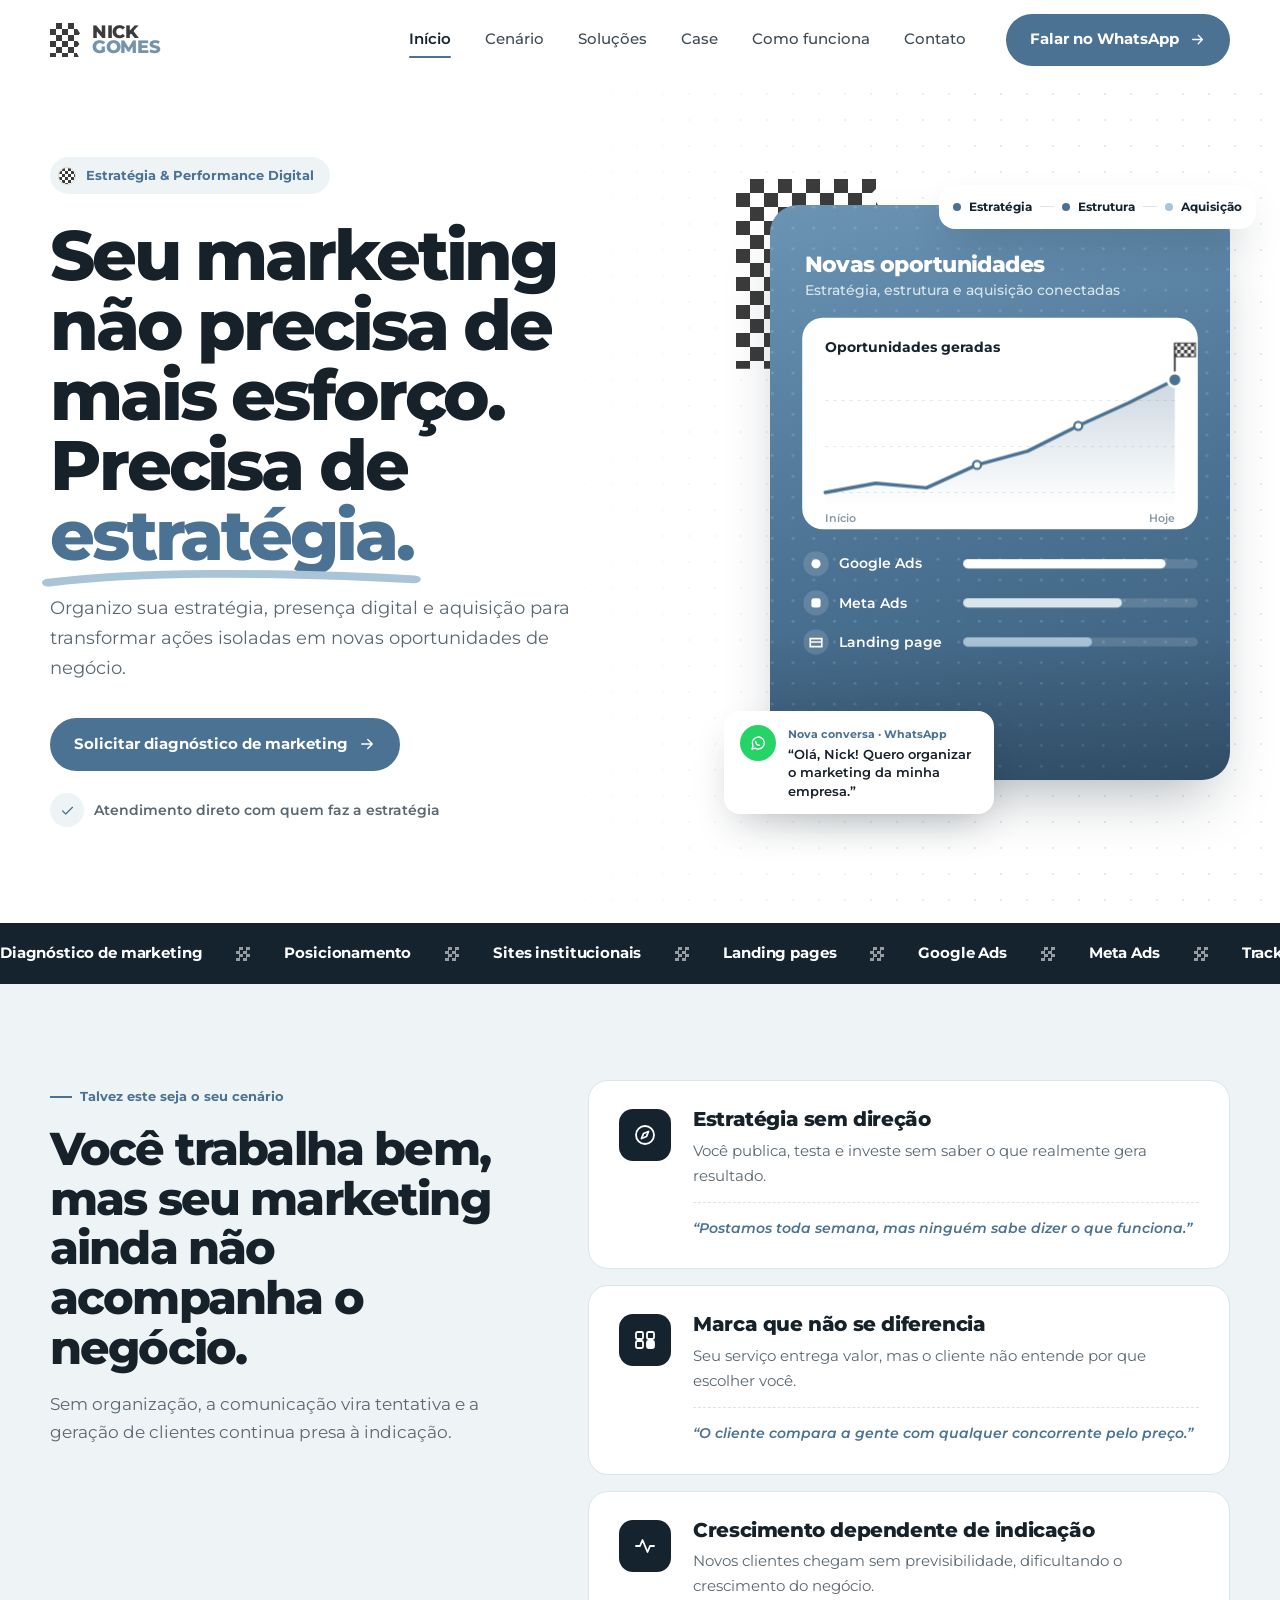
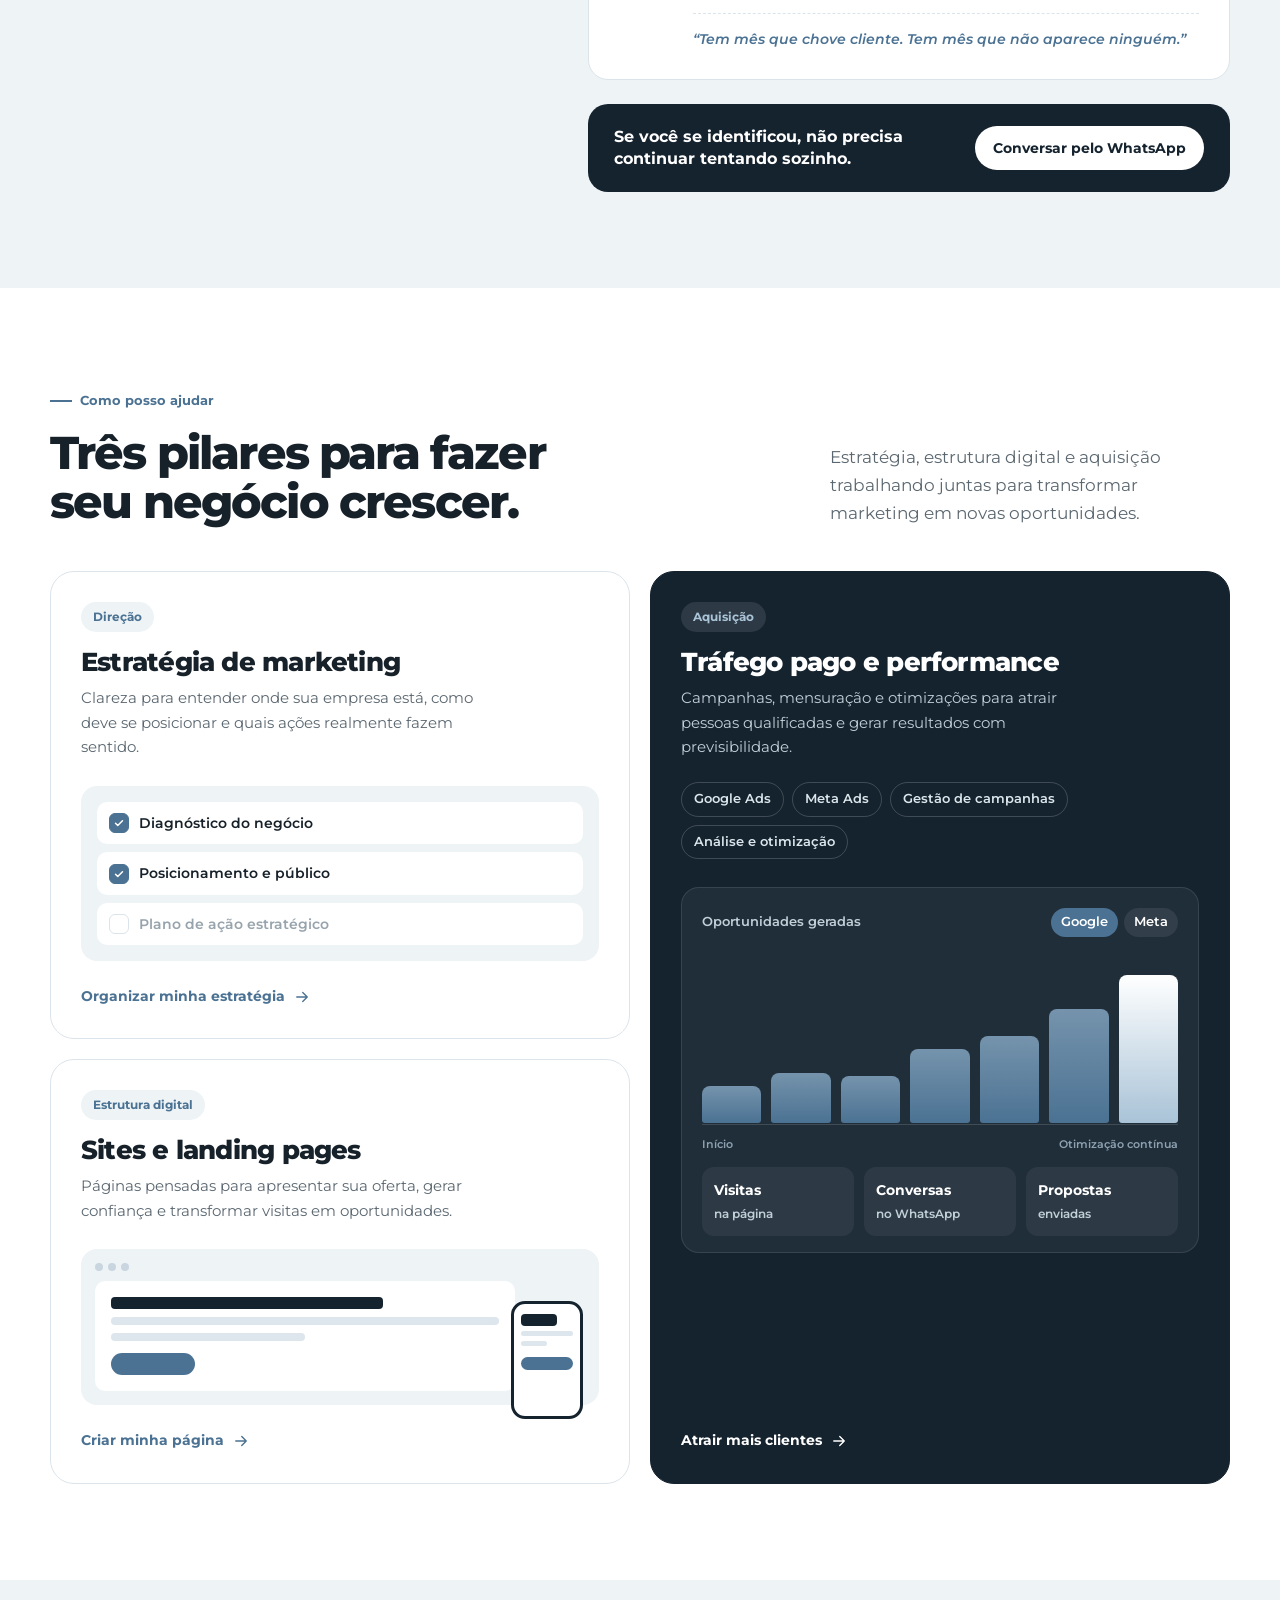
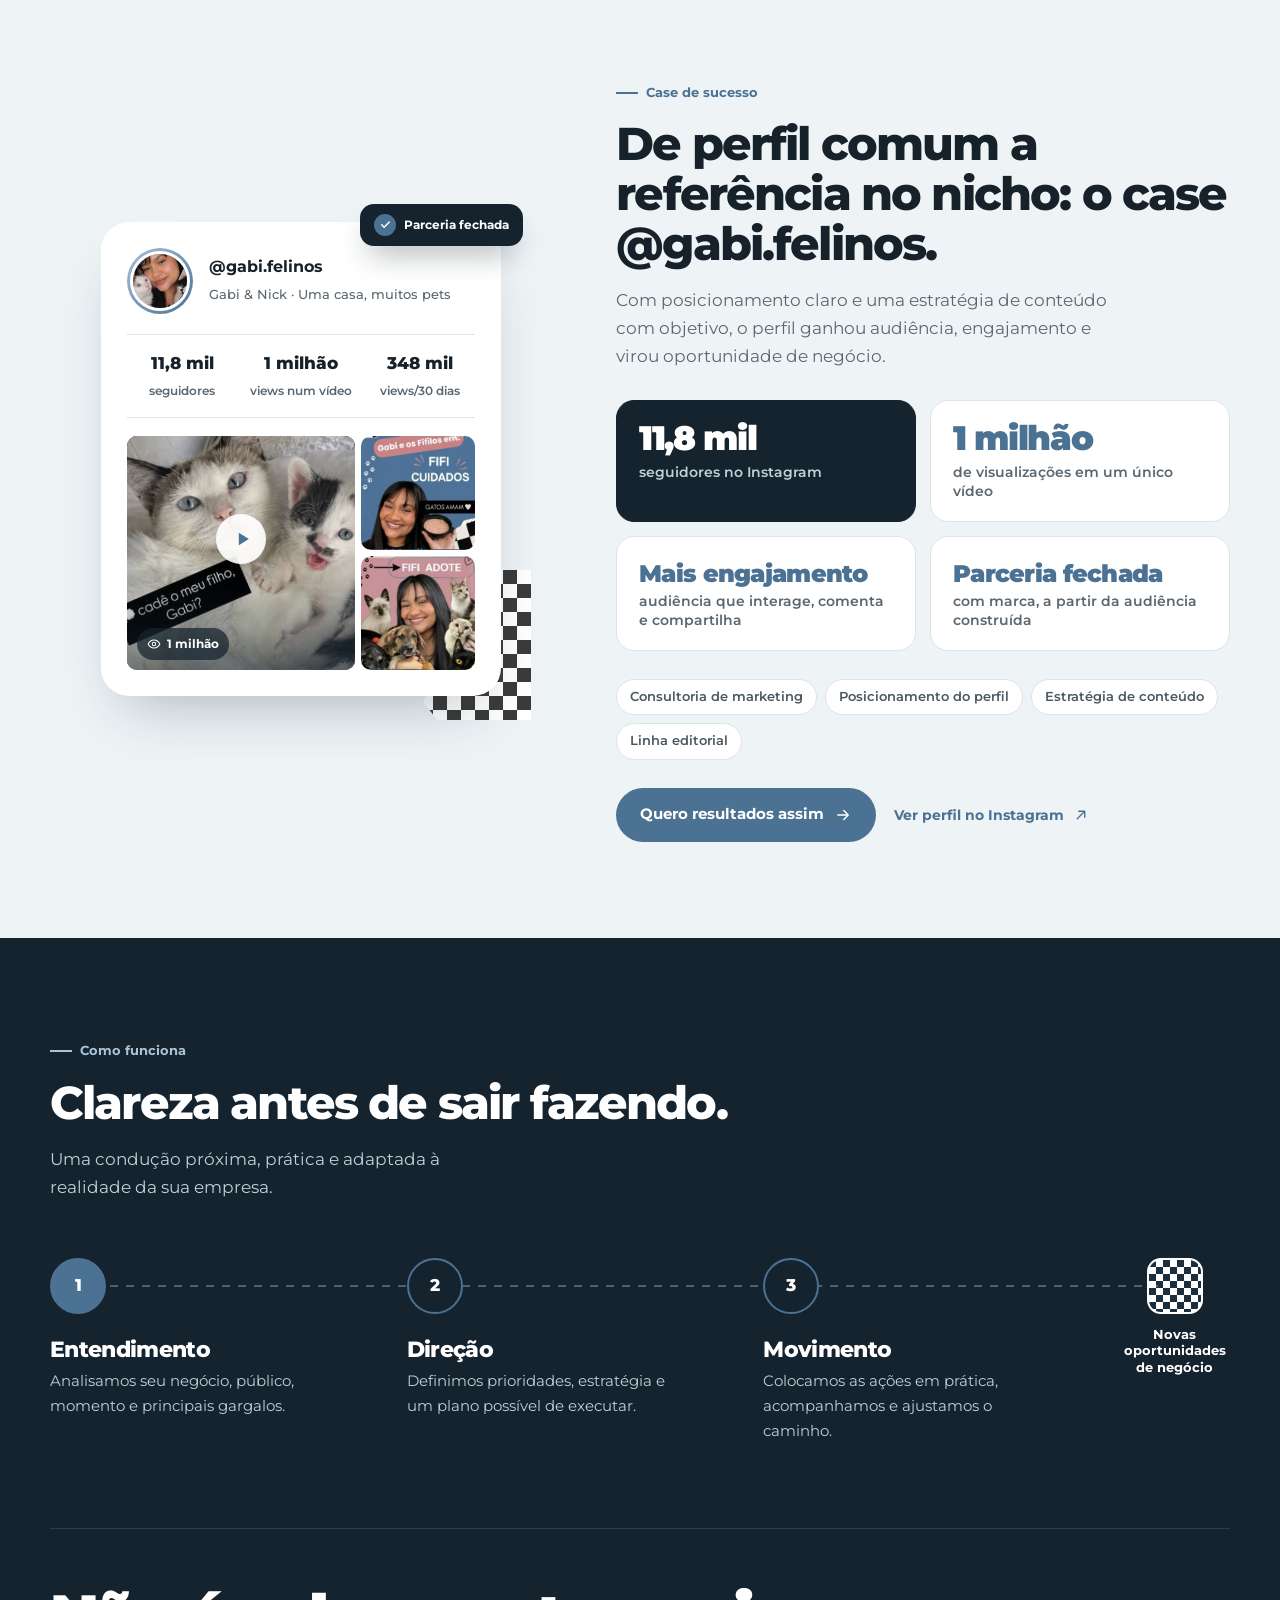
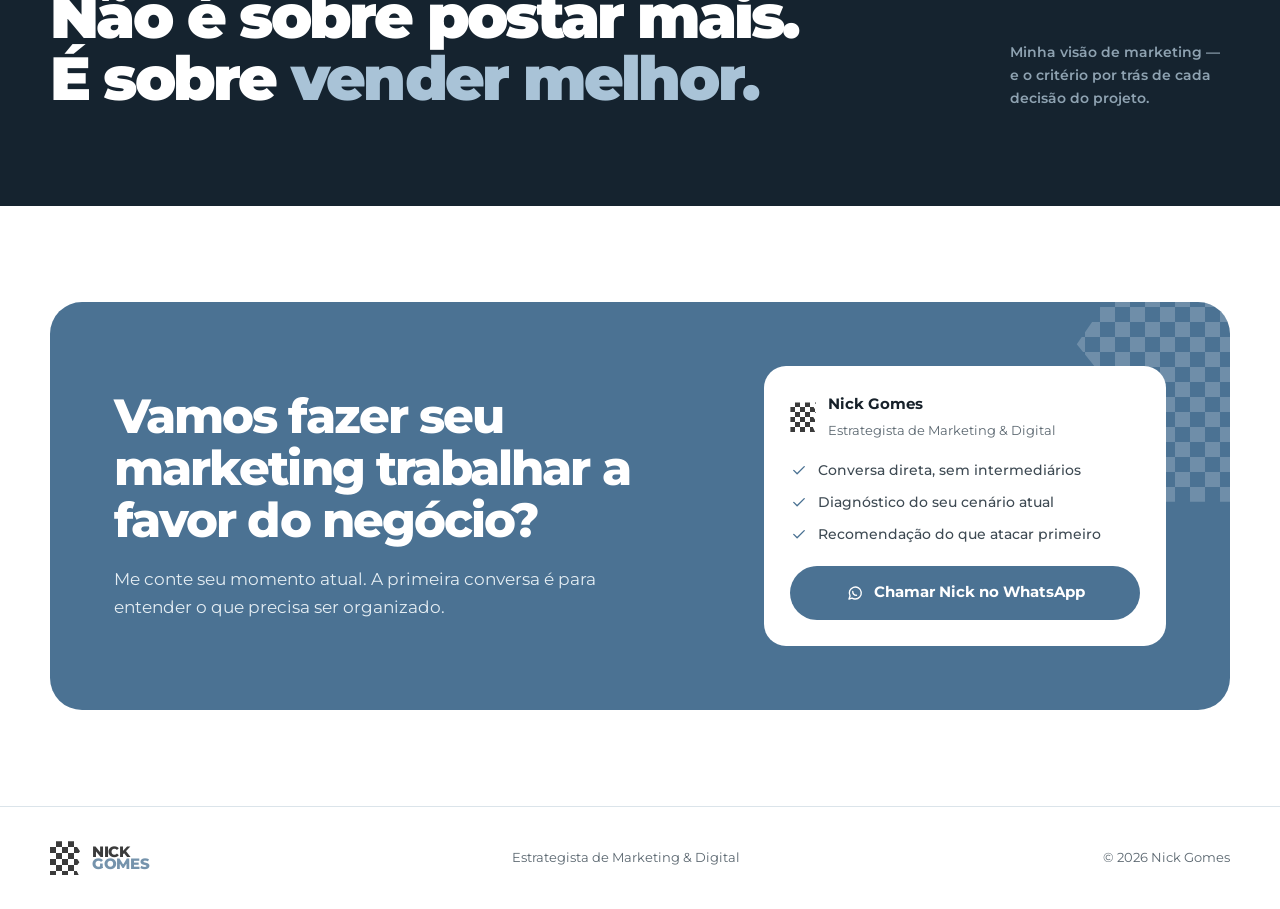
<file: index.html.html>
<!doctype html>
<html lang="pt-BR">
<head>
<meta charset="utf-8">
<meta name="viewport" content="width=device-width, initial-scale=1, viewport-fit=cover">
<meta name="description" content="Estratégia, sites e tráfego pago para empresas que querem gerar oportunidades e depender menos de indicação.">
<title>Nick Gomes | Estratégia & Performance Digital</title>
<link rel="icon" type="image/svg+xml" href="data:image/svg+xml,%3Csvg xmlns='http://www.w3.org/2000/svg' viewBox='0 0 64 64'%3E%3Crect width='64' height='64' rx='14' fill='%234B7293'/%3E%3Cg fill='white'%3E%3Crect x='14' y='14' width='12' height='12'/%3E%3Crect x='38' y='14' width='12' height='12'/%3E%3Crect x='26' y='26' width='12' height='12'/%3E%3Crect x='14' y='38' width='12' height='12'/%3E%3Crect x='38' y='38' width='12' height='12'/%3E%3C/g%3E%3C/svg%3E">
<meta property="og:title" content="Nick Gomes | Estratégia & Performance Digital">
<meta property="og:description" content="Estratégia, sites e tráfego pago para empresas que querem gerar novas oportunidades de negócio.">
<meta property="og:type" content="website">
<meta property="og:locale" content="pt_BR">
<link rel="preconnect" href="https://fonts.googleapis.com"><link rel="preconnect" href="https://fonts.gstatic.com" crossorigin>
<link href="https://fonts.googleapis.com/css2?family=Montserrat:ital,wght@0,400;0,500;0,600;0,700;0,800;0,900;1,600&display=swap" rel="stylesheet">
<style>
:root{
  --blue:#4B7293; --blue-dark:#385c7b; --blue-mid:#7593AC; --blue-soft:#a9c3d7;
  --navy:#15232f; --navy2:#1d2f3e; --ink:#17212a; --charcoal:#3B3B3B;
  --muted:#5b6770; --soft:#eef3f6; --line:#dbe4ea; --maxw:1180px;
  --bg:#fff; --fg:var(--ink);
  --checker:conic-gradient(var(--charcoal) 25%,#fff 0 50%,var(--charcoal) 0 75%,#fff 0);
}
@media (prefers-color-scheme: dark){:root:not([data-theme="light"]){--bg:#fff;--fg:var(--ink)}}
:root[data-theme="dark"]{--bg:#fff;--fg:var(--ink)}
*{box-sizing:border-box}
html{scroll-behavior:smooth;scroll-padding-top:calc(84px + env(safe-area-inset-top,0px))}

body{margin:0;font-family:'Montserrat',system-ui,-apple-system,sans-serif;color:var(--fg);background:var(--bg);font-size:16px;line-height:1.65;
  padding-bottom:env(safe-area-inset-bottom,0px);-webkit-font-smoothing:antialiased}
a{text-decoration:none;color:inherit}
.wrap{width:min(calc(100% - 40px),var(--maxw));margin:auto}
h1,h2,h3{font-weight:800;letter-spacing:-.03em;margin:0;line-height:1.08}
section{padding:96px 0}
svg.i{fill:none;stroke:currentColor;stroke-width:1.8;stroke-linecap:round;stroke-linejoin:round}

/* ---------- brand ---------- */
.brand{display:flex;align-items:center;gap:12px}
.brand-check{width:30px;height:34px;flex:none;background:var(--checker) 0 0/12px 12px;
  clip-path:polygon(0 0,100% 0,88% 14%,100% 30%,86% 46%,98% 62%,84% 78%,96% 100%,0 100%)}
.wordmark{display:grid;line-height:.84;font-weight:800;font-size:18px;letter-spacing:-.02em;text-transform:uppercase}
.wordmark span:first-child{color:var(--charcoal)}
.wordmark span:last-child{color:var(--blue-mid)}

/* ---------- header ---------- */
header{position:sticky;top:0;z-index:40;background:rgba(255,255,255,.9);backdrop-filter:blur(14px);-webkit-backdrop-filter:blur(14px);border-bottom:1px solid transparent;padding-top:env(safe-area-inset-top,0px);transition:border-color .2s}
header.scrolled{border-color:var(--line)}
nav{height:80px;display:flex;align-items:center;justify-content:space-between}
.nav-side{display:flex;align-items:center;gap:30px;font-size:14px;font-weight:600}
.nav-side>a:not(.btn){color:#59656e}
.nav-side>a:not(.btn):hover{color:var(--blue)}
.btn{display:inline-flex;align-items:center;justify-content:center;gap:10px;border:0;border-radius:999px;padding:15px 24px;background:var(--blue);color:#fff;font-family:inherit;font-weight:700;font-size:14.5px;transition:background .2s,transform .2s;cursor:pointer;white-space:nowrap}
.btn:hover{background:var(--blue-dark);transform:translateY(-2px)}
.btn svg{width:18px;height:18px}
.btn.dark{background:var(--navy)}
.btn.dark:hover{background:#0c1720}
.btn.white{background:#fff;color:var(--navy)}
.btn.white:hover{background:var(--soft)}
.btn.sm{padding:11px 18px;font-size:13.5px}
.btn:focus-visible,a:focus-visible{outline:3px solid var(--blue-soft);outline-offset:3px}

/* ---------- 1. HERO ---------- */
.hero{padding:56px 0 0;background:#fff;position:relative;overflow:hidden}
.hero:before{content:'';position:absolute;inset:0;background-image:radial-gradient(var(--line) 1px,transparent 1px);background-size:26px 26px;
  -webkit-mask-image:linear-gradient(90deg,transparent 40%,#000 75%);mask-image:linear-gradient(90deg,transparent 40%,#000 75%);opacity:.7}
.hero-grid{position:relative;display:grid;grid-template-columns:1.1fr .9fr;gap:40px;align-items:center;padding:20px 0 96px}
.kicker{display:inline-flex;align-items:center;gap:10px;font-weight:700;font-size:13px;color:var(--blue);background:var(--soft);padding:8px 16px 8px 8px;border-radius:999px}
.kicker b{width:18px;height:18px;border-radius:50%;background:var(--checker) 0 0/6px 6px;border:1px solid #d7d7d7}
.hero h1{font-size:clamp(40px,5.6vw,70px);letter-spacing:-.045em;line-height:1;margin:26px 0 24px;color:var(--ink)}
.hero h1 .mark{position:relative;white-space:nowrap;color:var(--blue)}
.hero h1 .mark svg{position:absolute;left:-2%;bottom:-.16em;width:104%;height:.32em;overflow:visible}
.hero h1 .mark path{fill:none;stroke:var(--blue-soft);stroke-width:7;stroke-linecap:round;stroke-dasharray:420;stroke-dashoffset:420;animation:draw 1s .7s cubic-bezier(.6,0,.2,1) forwards}
.hero-copy>p{font-size:18px;color:var(--muted);max-width:520px;margin:0 0 34px}
.hero-actions{display:flex;align-items:center;gap:22px;flex-wrap:wrap}
.direct{display:flex;align-items:center;gap:10px;font-size:13.5px;font-weight:600;color:var(--muted)}
.direct i{width:34px;height:34px;border-radius:50%;background:var(--soft);display:grid;place-items:center;color:var(--blue);font-style:normal}
.direct i svg{width:17px;height:17px}

/* visual */
.hero-visual{position:relative;max-width:460px;margin-left:auto;width:100%}
.torn{position:absolute;z-index:0;left:-34px;top:-26px;width:150px;height:190px;background:var(--checker) 0 0/28px 28px;
  clip-path:polygon(0 0,100% 0,90% 8%,98% 18%,86% 29%,95% 41%,83% 52%,93% 64%,80% 75%,90% 88%,78% 100%,0 100%);filter:drop-shadow(0 4px 6px rgba(0,0,0,.08))}
.photo{position:relative;z-index:1;aspect-ratio:4/5;border-radius:28px;overflow:hidden;
  background:linear-gradient(165deg,#6b93b4 0%,var(--blue) 55%,#3a5c79 100%);box-shadow:0 30px 60px -20px rgba(21,35,47,.35)}
.photo img{width:100%;height:100%;object-fit:cover;display:block}
.photo-ph{position:absolute;inset:0;display:flex;flex-direction:column;align-items:center;justify-content:center;gap:12px;color:#fff;text-align:center;padding:30px}
.photo-ph svg{width:52px;height:52px;opacity:.85}
.photo-ph span{font-size:13px;font-weight:600;opacity:.9;max-width:220px}
.photo:after{content:'';position:absolute;inset:0;background:linear-gradient(180deg,transparent 60%,rgba(21,35,47,.35));pointer-events:none}

.chip{position:absolute;z-index:2;background:#fff;border-radius:16px;box-shadow:0 18px 40px -12px rgba(21,35,47,.28);font-size:13px}
.chip-msg{left:-46px;bottom:-34px;padding:14px 16px;display:flex;gap:12px;align-items:flex-start;max-width:270px}
.chip-msg .av{width:36px;height:36px;border-radius:50%;background:#25D366;color:#fff;display:grid;place-items:center;flex:none}
.chip-msg .av svg{width:18px;height:18px}
.chip-msg small{display:block;font-size:11px;font-weight:700;color:var(--blue);margin-bottom:2px}
.chip-msg p{margin:0;font-weight:600;color:var(--ink);line-height:1.4}
.chip-flow{right:-26px;top:-20px;padding:12px 14px;display:flex;align-items:center;gap:8px;font-weight:700;color:var(--navy);font-size:12px}
.chip-flow .dot{width:8px;height:8px;border-radius:50%;background:var(--blue-soft)}
.chip-flow .dot.on{background:var(--blue)}
.chip-flow .sep{width:14px;height:1.5px;background:var(--line)}

/* marquee */
.marquee{position:relative;background:var(--navy);color:#fff;overflow:hidden;padding:18px 0}
.marquee-track{display:flex;width:max-content;gap:34px;align-items:center;animation:scroll 34s linear infinite;font-weight:700;font-size:15px;letter-spacing:-.01em}
.marquee-track span{display:flex;align-items:center;gap:34px}
.marquee-track span:after{content:'';width:14px;height:14px;background:conic-gradient(#fff 25%,transparent 0 50%,#fff 0 75%,transparent 0) 0 0/7px 7px;opacity:.55}

/* ---------- 2. DORES ---------- */
.pain{background:var(--soft)}
.pain-grid{display:grid;grid-template-columns:.85fr 1.15fr;gap:64px;align-items:start}
.sticky{position:sticky;top:120px}
.label{display:inline-flex;align-items:center;gap:8px;font-size:13px;font-weight:700;color:var(--blue);margin-bottom:16px}
.label:before{content:'';width:22px;height:2px;background:var(--blue)}
.h2{font-size:clamp(30px,3.8vw,46px);letter-spacing:-.04em}
.sub{color:var(--muted);font-size:17px;margin:18px 0 0;max-width:460px}
.pain-cards{display:grid;gap:16px}
.pain-card{background:#fff;border-radius:20px;padding:28px 30px;display:grid;grid-template-columns:52px 1fr;gap:22px;border:1px solid var(--line);transition:border-color .2s,transform .2s}
.pain-card:hover{border-color:var(--blue-soft);transform:translateX(4px)}
.pain-ic{width:52px;height:52px;border-radius:14px;background:var(--navy);color:#fff;display:grid;place-items:center}
.pain-ic svg{width:24px;height:24px}
.pain-card h3{font-size:20px;letter-spacing:-.02em;margin-bottom:8px}
.pain-card p{margin:0;color:var(--muted);font-size:15px}
.pain-card q{display:block;margin-top:14px;padding-top:14px;border-top:1px dashed var(--line);font-style:italic;font-weight:600;color:var(--blue);font-size:14px;quotes:'“' '”'}
.pain-cta{margin-top:24px;display:flex;align-items:center;justify-content:space-between;gap:20px;background:var(--navy);color:#fff;border-radius:20px;padding:22px 26px}
.pain-cta strong{font-size:16px;line-height:1.35}

/* ---------- 3. SOLUÇÕES (bento) ---------- */
.sol-head{display:flex;justify-content:space-between;align-items:flex-end;gap:40px;margin-bottom:44px}
.sol-head .sub{margin:0;max-width:400px}
.bento{display:grid;grid-template-columns:1fr 1fr;grid-template-rows:auto auto;gap:20px}
.card{border-radius:24px;padding:30px;border:1px solid var(--line);background:#fff;display:flex;flex-direction:column;position:relative;overflow:hidden}
.card.big{grid-column:2;grid-row:1 / span 2;background:var(--navy);color:#fff;border-color:var(--navy)}
.card .tag{display:inline-block;font-size:12px;font-weight:700;color:var(--blue);background:var(--soft);padding:5px 12px;border-radius:999px;align-self:flex-start}
.card.big .tag{background:rgba(255,255,255,.1);color:var(--blue-soft)}
.card h3{font-size:26px;margin:16px 0 10px;letter-spacing:-.03em}
.card>p{margin:0 0 22px;color:var(--muted);font-size:15px;max-width:420px}
.card.big>p{color:#c1cfd8}
.pills{display:flex;flex-wrap:wrap;gap:8px;margin-bottom:24px}
.pills span{font-size:12.5px;font-weight:600;border:1px solid var(--line);border-radius:999px;padding:6px 12px;color:#4b5860}
.card.big .pills span{border-color:rgba(255,255,255,.18);color:#dbe6ec}
.card .go{margin-top:auto;display:inline-flex;align-items:center;gap:8px;font-weight:700;font-size:14px;color:var(--blue)}
.card .go svg{width:18px;height:18px;transition:transform .2s}
.card:hover .go svg{transform:translateX(4px)}
.card.big .go{color:#fff}
.viz{margin:4px 0 24px}

/* viz: checklist */
.check{display:grid;gap:8px;background:var(--soft);border-radius:16px;padding:16px}
.check div{display:flex;align-items:center;gap:10px;font-size:13.5px;font-weight:600;background:#fff;border-radius:10px;padding:10px 12px}
.check i{width:20px;height:20px;border-radius:6px;border:1.5px solid var(--line);display:grid;place-items:center;flex:none}
.check .ok i{background:var(--blue);border-color:var(--blue);color:#fff}
.check i svg{width:12px;height:12px;stroke-width:3}
.check .muted{color:#98a4ad}

/* viz: browser */
.browser{background:var(--soft);border-radius:16px;padding:14px;position:relative}
.browser .bar{display:flex;gap:5px;margin-bottom:10px}
.browser .bar i{width:8px;height:8px;border-radius:50%;background:#c9d6df}
.browser .pg{background:#fff;border-radius:10px;padding:16px;display:grid;gap:8px;margin-right:70px}
.browser .ln{height:8px;border-radius:4px;background:#dde6ec}
.browser .ln.t{height:12px;width:70%;background:var(--navy)}
.browser .ln.s{width:50%}
.browser .cta-b{width:84px;height:22px;border-radius:999px;background:var(--blue);margin-top:4px}
.phone{position:absolute;right:16px;bottom:-14px;width:72px;height:118px;border-radius:14px;background:#fff;border:3px solid var(--navy);padding:10px 7px;display:grid;gap:5px;align-content:start}
.phone .ln{height:5px}
.phone .cta-b{width:100%;height:13px;margin-top:6px}

/* viz: chart */
.chart{background:rgba(255,255,255,.05);border:1px solid rgba(255,255,255,.1);border-radius:18px;padding:20px 20px 16px}
.chart-top{display:flex;justify-content:space-between;align-items:center;margin-bottom:18px;font-size:12.5px;font-weight:600;color:#c1cfd8}
.chart-top .ch{display:flex;gap:6px}
.chart-top .ch span{padding:4px 10px;border-radius:999px;background:rgba(255,255,255,.08);color:#fff}
.chart-top .ch span.on{background:var(--blue)}
.bars{display:flex;align-items:flex-end;gap:10px;height:170px;border-bottom:1px solid rgba(255,255,255,.14);padding-bottom:1px}
.bars i{flex:1;border-radius:8px 8px 3px 3px;background:linear-gradient(180deg,var(--blue-mid),var(--blue));transform-origin:bottom;transform:scaleY(0);transition:transform .9s cubic-bezier(.2,.8,.2,1)}
.bars i:last-child{background:linear-gradient(180deg,#fff,var(--blue-soft))}
.bento.in .bars i{transform:scaleY(1)}
.bars i:nth-child(2){transition-delay:.06s}.bars i:nth-child(3){transition-delay:.12s}.bars i:nth-child(4){transition-delay:.18s}
.bars i:nth-child(5){transition-delay:.24s}.bars i:nth-child(6){transition-delay:.3s}.bars i:nth-child(7){transition-delay:.36s}
.chart-foot{display:flex;justify-content:space-between;margin-top:10px;font-size:11px;color:#8ea2b1;font-weight:600}
.funnel{display:grid;grid-template-columns:repeat(3,1fr);gap:10px;margin-top:14px}
.funnel div{background:rgba(255,255,255,.06);border-radius:12px;padding:12px;font-size:12px;color:#c1cfd8;font-weight:600}
.funnel b{display:block;color:#fff;font-size:14px;margin-bottom:2px}


/* ---------- CASE ---------- */
.case{background:var(--soft)}
.case-grid{display:grid;grid-template-columns:.9fr 1.1fr;gap:64px;align-items:center}
.ig{position:relative;max-width:400px;margin:0 auto;width:100%}
.ig .torn{left:auto;right:-30px;top:auto;bottom:-24px;width:120px;height:150px;transform:scaleX(-1)}
.ig-card{position:relative;z-index:1;background:#fff;border-radius:28px;padding:26px;box-shadow:0 30px 60px -24px rgba(21,35,47,.3)}
.ig-top{display:flex;align-items:center;gap:16px;margin-bottom:20px}
.ig-av{width:66px;height:66px;border-radius:50%;padding:3px;background:linear-gradient(135deg,var(--blue-soft),var(--blue));flex:none}
.ig-av span{width:100%;height:100%;border-radius:50%;background:#fff;display:grid;place-items:center;color:var(--blue)}
.ig-av svg{width:30px;height:30px}
.ig-top strong{display:block;font-size:16px}
.ig-top small{font-size:12.5px;color:var(--muted);font-weight:500}
.ig-stats{display:grid;grid-template-columns:repeat(3,1fr);gap:8px;text-align:center;border-block:1px solid var(--line);padding:14px 0;margin-bottom:18px}
.ig-stats b{display:block;font-size:17px;font-weight:800;color:var(--ink)}
.ig-stats span{font-size:11.5px;color:var(--muted);font-weight:600}
.ig-grid{display:grid;grid-template-columns:repeat(3,1fr);gap:6px}
.ig-grid i{aspect-ratio:1;border-radius:8px;background:var(--soft)}
.ig-grid i:nth-child(2){background:#dbe6ec}.ig-grid i:nth-child(4){background:#e6edf2}.ig-grid i:nth-child(6){background:#dbe6ec}
.ig-grid .reel{grid-column:1 / span 2;grid-row:1 / span 2;aspect-ratio:auto;position:relative;overflow:hidden;background:linear-gradient(160deg,#6b93b4,var(--blue) 60%,#3a5c79)}
.reel .play{position:absolute;left:50%;top:44%;transform:translate(-50%,-50%);width:50px;height:50px;border-radius:50%;background:rgba(255,255,255,.95);display:grid;place-items:center;color:var(--blue)}
.reel .play svg{width:20px;height:20px;margin-left:3px}
.reel .views{position:absolute;left:10px;bottom:10px;display:flex;align-items:center;gap:6px;background:rgba(21,35,47,.72);color:#fff;font-style:normal;font-size:12px;font-weight:700;padding:6px 10px;border-radius:999px}
.reel .views svg{width:14px;height:14px}
.ig-badge{position:absolute;z-index:2;right:-22px;top:-18px;background:var(--navy);color:#fff;border-radius:14px;padding:10px 14px;font-size:12px;font-weight:700;display:flex;align-items:center;gap:8px;box-shadow:0 16px 30px -10px rgba(21,35,47,.4)}
.ig-badge i{width:22px;height:22px;border-radius:50%;background:var(--blue);display:grid;place-items:center;font-style:normal}
.ig-badge i svg{width:13px;height:13px;stroke-width:2.6}

.case-copy .h2{margin-bottom:18px}
.case-copy .sub{margin:0 0 30px;max-width:520px}
.metrics{display:grid;grid-template-columns:1fr 1fr;gap:14px;margin-bottom:28px}
.metric{background:#fff;border:1px solid var(--line);border-radius:18px;padding:20px 22px}
.metric b{display:block;font-size:clamp(26px,3vw,34px);font-weight:900;letter-spacing:-.04em;color:var(--blue);line-height:1.05}
.metric span{display:block;margin-top:6px;font-size:13.5px;color:var(--muted);font-weight:600;line-height:1.4}
.metric b.w{font-size:clamp(20px,2.2vw,24px);letter-spacing:-.03em;padding-top:4px}
.metric.dark{background:var(--navy);border-color:var(--navy)}
.metric.dark b{color:#fff}.metric.dark span{color:#c1cfd8}
.did{display:flex;flex-wrap:wrap;gap:8px;margin-bottom:28px}
.did span{font-size:12.5px;font-weight:600;border:1px solid var(--line);background:#fff;border-radius:999px;padding:7px 13px;color:#4b5860}
.case-actions{display:flex;gap:18px;align-items:center;flex-wrap:wrap}
.link{display:inline-flex;align-items:center;gap:8px;font-weight:700;font-size:14px;color:var(--blue)}
.link svg{width:18px;height:18px}

.ig-av img{width:100%;height:100%;border-radius:50%;object-fit:cover;display:block;border:3px solid #fff}
.ig-top strong{display:flex!important;align-items:center;gap:5px}
.vf{width:16px;height:16px}
.ig-grid{grid-template-columns:2fr 1fr;grid-template-rows:1fr 1fr;gap:6px}
.ig-grid>img{width:100%;height:100%;aspect-ratio:1;object-fit:cover;border-radius:10px;display:block}
.ig-grid .reel{grid-column:1;grid-row:1 / span 2;border-radius:10px;background:#000}
.reel img{position:absolute;inset:0;width:100%;height:100%;object-fit:cover}
.reel:after{content:'';position:absolute;inset:0;background:linear-gradient(180deg,transparent 55%,rgba(21,35,47,.55))}
.reel .play,.reel .views{z-index:1}
.reel .play{background:rgba(255,255,255,.9);box-shadow:0 8px 20px rgba(0,0,0,.25)}
@media(max-width:960px){.case-grid{grid-template-columns:1fr;gap:56px}.ig{max-width:360px}.ig-badge{right:-8px}}
@media(max-width:560px){.metrics{grid-template-columns:1fr 1fr;gap:10px}.metric{padding:16px}.case-actions .btn{width:100%}.ig .torn{right:-12px}}

/* ---------- 4. COMO FUNCIONA ---------- */
.method{background:var(--navy);color:#fff;position:relative;overflow:hidden}
.method .label{color:var(--blue-soft)}.method .label:before{background:var(--blue-soft)}
.method .sub{color:#c1cfd8}
.track{position:relative;display:grid;grid-template-columns:repeat(3,1fr) auto;gap:24px;margin-top:56px;align-items:start}
.track:before{content:'';position:absolute;top:27px;left:28px;right:60px;height:2px;background:repeating-linear-gradient(90deg,rgba(255,255,255,.28) 0 8px,transparent 8px 16px)}
.stp{position:relative}
.stp .n{width:56px;height:56px;border-radius:50%;background:var(--navy);border:2px solid var(--blue);display:grid;place-items:center;font-weight:800;font-size:17px;color:#fff;margin-bottom:24px;position:relative}
.stp:first-child .n{background:var(--blue)}
.stp h3{font-size:22px;margin-bottom:8px}
.stp p{margin:0;color:#c1cfd8;font-size:15px;max-width:280px}
.finish{display:flex;flex-direction:column;align-items:center;gap:12px;text-align:center}
.flag{width:56px;height:56px;border-radius:14px;background:conic-gradient(#fff 25%,var(--navy2) 0 50%,#fff 0 75%,var(--navy2) 0) 0 0/14px 14px;border:2px solid #fff}
.finish span{font-size:13px;font-weight:700;color:#fff;max-width:110px;line-height:1.3}
.manifesto{margin-top:84px;padding-top:56px;border-top:1px solid rgba(255,255,255,.12);display:flex;justify-content:space-between;align-items:flex-end;gap:40px}
.manifesto p{margin:0;font-size:clamp(32px,4.8vw,62px);font-weight:900;letter-spacing:-.045em;line-height:1.02;max-width:760px}
.manifesto p em{font-style:normal;color:var(--blue-soft)}
.manifesto small{font-size:14px;color:#8ea2b1;font-weight:600;max-width:220px}

/* ---------- 5. CTA ---------- */
.cta{padding:96px 0}
.cta-box{position:relative;overflow:hidden;background:var(--blue);color:#fff;border-radius:32px;padding:64px;display:grid;grid-template-columns:1.2fr .8fr;gap:48px;align-items:center}
.cta-box .torn2{position:absolute;right:-10px;top:-10px;width:170px;height:210px;background:conic-gradient(rgba(255,255,255,.2) 25%,transparent 0 50%,rgba(255,255,255,.2) 0 75%,transparent 0) 0 0/30px 30px;
  clip-path:polygon(22% 0,100% 0,100% 100%,10% 100%,20% 88%,8% 76%,18% 63%,6% 50%,17% 38%,4% 25%,15% 12%)}
.cta-box>*{position:relative;z-index:1}
.cta-box h2{font-size:clamp(30px,3.8vw,48px);letter-spacing:-.04em}
.cta-box p{color:#e4edf3;font-size:17px;margin:18px 0 0;max-width:500px}
.cta-side{background:#fff;color:var(--ink);border-radius:22px;padding:26px}
.cta-side .who{display:flex;align-items:center;gap:12px;margin-bottom:16px}
.cta-side .who .brand-check{width:26px;height:30px;background-size:10px 10px}
.cta-side .who strong{display:block;font-size:15px}
.cta-side .who span{font-size:12.5px;color:var(--muted)}
.cta-side ul{list-style:none;padding:0;margin:0 0 20px;display:grid;gap:9px}
.cta-side li{display:flex;gap:10px;font-size:14px;font-weight:500;color:#3e4a53}
.cta-side li svg{width:18px;height:18px;color:var(--blue);flex:none;margin-top:2px}
.cta-side .btn{width:100%}

footer{padding:34px 0 calc(34px + env(safe-area-inset-bottom,0px));border-top:1px solid var(--line)}
.foot{display:flex;justify-content:space-between;align-items:center;gap:16px;flex-wrap:wrap;font-size:13px;color:var(--muted)}
.foot .brand .wordmark{font-size:15px}

.wa-float{display:none}
.photo .art{position:absolute;inset:0;width:100%;height:100%}
.photo:after{background:linear-gradient(180deg,transparent 75%,rgba(21,35,47,.28))}
.a-line{stroke-dasharray:420;stroke-dashoffset:420;animation:draw 1.4s .9s cubic-bezier(.6,0,.2,1) forwards}
.a-area{opacity:0;animation:fadein .8s 1.6s forwards}
.a-flag{opacity:0;transform:translateY(8px);transform-box:fill-box;animation:rise .5s 2.1s forwards}
.a-bar{transform:scaleX(0);transform-box:fill-box;transform-origin:left;animation:grow .9s cubic-bezier(.2,.8,.2,1) forwards}
g:nth-of-type(1)>.a-bar{animation-delay:1s}
@keyframes fadein{to{opacity:1}}
@keyframes grow{to{transform:scaleX(1)}}
@media (prefers-reduced-motion:reduce){.a-line{animation:none;stroke-dashoffset:0}.a-area,.a-flag{animation:none;opacity:1;transform:none}.a-bar{animation:none;transform:none}}


/* menu no estilo da referência: links limpos + botão */
.nav-side{gap:40px}
.menu{display:flex;align-items:center;gap:34px}
.menu a{position:relative;font-size:14.5px;font-weight:500;color:#3e4a53;padding:6px 0;transition:color .2s}
.menu a:after{content:'';position:absolute;left:0;right:0;bottom:0;height:2px;border-radius:2px;background:var(--blue);transform:scaleX(0);transform-origin:left;transition:transform .25s}
.menu a:hover{color:var(--navy)}
.menu a.on{color:var(--navy);font-weight:600}
.menu a.on:after{transform:scaleX(1)}
.nav-cta{padding:14px 24px;font-size:14.5px}
.nav-cta svg{width:17px;height:17px}
.burger{display:none;width:44px;height:44px;border:0;background:var(--soft);border-radius:12px;cursor:pointer;position:relative}
.burger span{position:absolute;left:13px;right:13px;height:2px;background:var(--navy);border-radius:2px;transition:transform .25s,top .25s}
.burger span:first-child{top:17px}.burger span:last-child{top:25px}
.burger[aria-expanded="true"] span:first-child{top:21px;transform:rotate(45deg)}
.burger[aria-expanded="true"] span:last-child{top:21px;transform:rotate(-45deg)}
@media(max-width:1060px){.menu{gap:24px}.nav-side{gap:28px}}
@media(max-width:960px){
  .burger{display:block}
  .nav-side{gap:10px}
  .menu{position:absolute;left:0;right:0;top:100%;flex-direction:column;align-items:stretch;gap:0;background:#fff;border-bottom:1px solid var(--line);padding:8px 20px 18px;box-shadow:0 18px 30px -18px rgba(21,35,47,.25);display:none}
  .menu.open{display:flex}
  .menu a{padding:14px 0;border-bottom:1px solid var(--soft);font-size:16px}
  .menu a:last-child{border-bottom:0}
  .menu a:after{display:none}
  .menu a.on{color:var(--blue)}
}
@media(max-width:560px){.nav-cta{display:none}}


/* ---------- motion (só no carregamento do hero) ---------- */
.rv{opacity:0;transform:translateY(18px);animation:rise .8s cubic-bezier(.2,.8,.2,1) forwards}
.d1{animation-delay:.05s}.d2{animation-delay:.15s}.d3{animation-delay:.25s}.d4{animation-delay:.35s}.d5{animation-delay:.6s}.d6{animation-delay:.8s}
@keyframes rise{to{opacity:1;transform:none}}
@keyframes draw{to{stroke-dashoffset:0}}
@keyframes scroll{to{transform:translateX(-50%)}}
@media (prefers-reduced-motion:reduce){
  .rv{opacity:1;transform:none;animation:none}
  .hero h1 .mark path{animation:none;stroke-dashoffset:0}
  .marquee-track{animation:none}
  .bars i{transform:scaleY(1);transition:none}
}

/* ---------- responsivo ---------- */
@media(max-width:960px){
  .hide-mobile{display:none}
  .hero-grid{grid-template-columns:1fr;gap:56px;padding-bottom:56px}
  .hero-visual{margin:0 auto;max-width:380px}
  .chip-msg{left:-14px}.chip-flow{right:-10px}
  .pain-grid{grid-template-columns:1fr;gap:36px}
  .sticky{position:static}
  .sol-head{display:block}.sol-head .sub{margin-top:16px}
  .bento{grid-template-columns:1fr}
  .card.big{grid-column:auto;grid-row:auto}
  .track{grid-template-columns:1fr;gap:34px}
  .track:before{top:28px;bottom:28px;left:27px;right:auto;width:2px;height:auto;background:repeating-linear-gradient(180deg,rgba(255,255,255,.28) 0 8px,transparent 8px 16px)}
  .stp{padding-left:80px}.stp .n{position:absolute;left:0;top:-6px;margin:0}
  .finish{flex-direction:row;text-align:left;gap:24px}
  .finish span{max-width:none}
  .manifesto{display:block}.manifesto small{display:block;margin-top:18px}
  .cta-box{grid-template-columns:1fr;padding:40px 30px}
}
@media(max-width:560px){
  .wrap{width:min(calc(100% - 28px),var(--maxw))}
  section{padding:68px 0}
  nav{height:70px}
  .hero{padding-top:36px}
  .hero-copy>p{font-size:16px}
  .hero-actions .btn{width:100%}
  .chip-msg{max-width:250px;bottom:-58px;left:-6px;padding:11px 12px;font-size:12px}.chip-msg .av{width:30px;height:30px}.hero-grid{padding-bottom:110px}
  .chip-flow{top:-18px;font-size:11px;padding:10px 12px}
  .torn{width:110px;height:140px;left:-16px;top:-18px;background-size:22px 22px}
  .pain-card{grid-template-columns:1fr;gap:16px;padding:24px}
  .pain-cta{display:block}.pain-cta .btn{width:100%;margin-top:14px}
  .card{padding:24px}
  .cta{padding:56px 0}
  .cta-box{padding:34px 22px;border-radius:24px}
  .wa-float{display:grid;place-items:center;position:fixed;z-index:50;right:16px;bottom:calc(16px + env(safe-area-inset-bottom,0px));width:56px;height:56px;border-radius:50%;background:#25D366;color:#fff;box-shadow:0 12px 30px rgba(0,0,0,.25)}
  .wa-float svg{width:26px;height:26px}
}
</style>
</head>
<body>

<svg width="0" height="0" style="position:absolute" aria-hidden="true">
  <symbol id="wa" viewBox="0 0 24 24"><path d="M4 20l1.4-4.1A8 8 0 1 1 12 20a7.9 7.9 0 0 1-4-1.1z"/><path d="M9 10c0 3 2 5 5 5"/></symbol>
  <symbol id="arrow" viewBox="0 0 24 24"><path d="M5 12h14M13 6l6 6-6 6"/></symbol>
  <symbol id="check" viewBox="0 0 24 24"><path d="M5 12.5l4.5 4.5L19 7.5"/></symbol>
</svg>

<header id="hdr"><div class="wrap"><nav>
  <a class="brand" href="#topo" aria-label="Nick Gomes">
    <span class="brand-check" aria-hidden="true"></span>
    <span class="wordmark"><span>Nick</span><span>Gomes</span></span>
  </a>
  <div class="nav-side">
    <div class="menu" id="folds">
      <a href="#topo" data-sec="topo">Início</a>
      <a href="#cenario" data-sec="cenario">Cenário</a>
      <a href="#solucoes" data-sec="solucoes">Soluções</a>
      <a href="#case" data-sec="case">Case</a>
      <a href="#como-funciona" data-sec="como-funciona">Como funciona</a>
      <a href="#contato" data-sec="contato">Contato</a>
    </div>
    <a class="btn nav-cta" href="https://wa.me/5511994376237?text=Ol%C3%A1%2C%20Nick!%20Quero%20organizar%20o%20marketing%20do%20meu%20neg%C3%B3cio." target="_blank" rel="noopener">Falar no WhatsApp <svg class="i"><use href="#arrow"/></svg></a>
    <button class="burger" id="burger" aria-label="Abrir menu" aria-expanded="false"><span></span><span></span></button>
  </div>
</nav></div></header>

<main id="topo">

<!-- ================= 1. HERO ================= -->
<section class="hero">
  <div class="wrap hero-grid">
    <div class="hero-copy">
      <span class="kicker rv d1"><b></b>Estratégia & Performance Digital</span>
      <h1 class="rv d2">Seu marketing não precisa de mais esforço. Precisa de <span class="mark">estratégia.<svg viewBox="0 0 200 20" preserveAspectRatio="none"><path d="M3 14 C 50 4, 120 4, 197 11"/></svg></span></h1>
      <p class="rv d3">Organizo sua estratégia, presença digital e aquisição para transformar ações isoladas em novas oportunidades de negócio.</p>
      <div class="hero-actions rv d4">
        <a class="btn" href="https://wa.me/5511994376237?text=Ol%C3%A1%2C%20Nick!%20Quero%20solicitar%20um%20diagn%C3%B3stico%20de%20marketing." target="_blank" rel="noopener">
          Solicitar diagnóstico de marketing <svg class="i"><use href="#arrow"/></svg>
        </a>
        <span class="direct"><i><svg class="i"><use href="#check"/></svg></i>Atendimento direto com quem faz a estratégia</span>
      </div>
    </div>

    <div class="hero-visual">
      <span class="torn rv d2" aria-hidden="true"></span>
      <div class="photo rv d3">
        <!-- Ilustração da marca: painel de oportunidades (pode ser trocada por <img src="foto.jpg">) -->
        <svg class="art" viewBox="0 0 400 500" role="img" aria-label="Ilustração de um painel de marketing com oportunidades crescendo por canal">
          <defs>
            <pattern id="dots" width="18" height="18" patternUnits="userSpaceOnUse"><circle cx="2" cy="2" r="1.2" fill="#fff" opacity=".16"/></pattern>
            <pattern id="chk" width="6" height="6" patternUnits="userSpaceOnUse"><rect width="6" height="6" fill="#fff"/><rect width="3" height="3" fill="#3B3B3B"/><rect x="3" y="3" width="3" height="3" fill="#3B3B3B"/></pattern>
            <linearGradient id="area" x1="0" y1="0" x2="0" y2="1"><stop offset="0" stop-color="#4B7293" stop-opacity=".28"/><stop offset="1" stop-color="#4B7293" stop-opacity="0"/></linearGradient>
          </defs>
          <rect width="400" height="500" fill="url(#dots)"/>

          <!-- título -->
          <text x="30" y="58" fill="#fff" font-family="Montserrat,sans-serif" font-weight="800" font-size="19" letter-spacing="-.5">Novas oportunidades</text>
          <text x="30" y="78" fill="#dbe6ec" font-family="Montserrat,sans-serif" font-weight="500" font-size="12">Estratégia, estrutura e aquisição conectadas</text>

          <!-- painel -->
          <g class="panel">
            <rect x="28" y="98" width="344" height="184" rx="18" fill="#fff"/>
            <text x="48" y="128" fill="#15232f" font-family="Montserrat,sans-serif" font-weight="700" font-size="12.5">Oportunidades geradas</text>
            <g stroke="#e3eaef" stroke-width="1" stroke-dasharray="3 4">
              <line x1="48" y1="170" x2="352" y2="170"/><line x1="48" y1="210" x2="352" y2="210"/><line x1="48" y1="250" x2="352" y2="250"/>
            </g>
            <path class="a-area" d="M48 250 L92 242 L136 246 L180 226 L224 214 L268 192 L312 172 L352 152 L352 262 L48 262 Z" fill="url(#area)"/>
            <path class="a-line" d="M48 250 L92 242 L136 246 L180 226 L224 214 L268 192 L312 172 L352 152" fill="none" stroke="#4B7293" stroke-width="3" stroke-linecap="round" stroke-linejoin="round"/>
            <g fill="#fff" stroke="#4B7293" stroke-width="2">
              <circle cx="180" cy="226" r="3.5"/><circle cx="268" cy="192" r="3.5"/>
            </g>
            <g class="a-flag">
              <line x1="352" y1="152" x2="352" y2="120" stroke="#3B3B3B" stroke-width="1.6"/>
              <rect x="352" y="120" width="18" height="12" fill="url(#chk)" stroke="#3B3B3B" stroke-width=".8"/>
              <circle cx="352" cy="152" r="6" fill="#4B7293" stroke="#fff" stroke-width="2.5"/>
            </g>
            <g fill="#8a98a3" font-family="Montserrat,sans-serif" font-size="9.5" font-weight="600">
              <text x="48" y="276">Início</text><text x="352" y="276" text-anchor="end">Hoje</text>
            </g>
          </g>

          <!-- canais -->
          <g font-family="Montserrat,sans-serif" font-size="12" font-weight="600" fill="#fff">
            <g transform="translate(0,312)">
              <circle cx="40" cy="0" r="11" fill="rgba(255,255,255,.14)"/><circle cx="40" cy="0" r="4" fill="#fff"/>
              <text x="60" y="4">Google Ads</text>
              <rect x="168" y="-4" width="204" height="8" rx="4" fill="rgba(255,255,255,.14)"/>
              <rect class="a-bar" x="168" y="-4" width="176" height="8" rx="4" fill="#fff"/>
            </g>
            <g transform="translate(0,346)">
              <circle cx="40" cy="0" r="11" fill="rgba(255,255,255,.14)"/><rect x="36" y="-4" width="8" height="8" rx="2" fill="#fff"/>
              <text x="60" y="4">Meta Ads</text>
              <rect x="168" y="-4" width="204" height="8" rx="4" fill="rgba(255,255,255,.14)"/>
              <rect class="a-bar" x="168" y="-4" width="138" height="8" rx="4" fill="#dbe6ec"/>
            </g>
            <g transform="translate(0,380)">
              <circle cx="40" cy="0" r="11" fill="rgba(255,255,255,.14)"/><path d="M35 -3 h10 v7 h-10z M35 0 h10" fill="none" stroke="#fff" stroke-width="1.5"/>
              <text x="60" y="4">Landing page</text>
              <rect x="168" y="-4" width="204" height="8" rx="4" fill="rgba(255,255,255,.14)"/>
              <rect class="a-bar" x="168" y="-4" width="112" height="8" rx="4" fill="#a9c3d7"/>
            </g>
          </g>
        </svg>
      </div>
      <div class="chip chip-flow rv d5" aria-hidden="true">
        <span class="dot on"></span>Estratégia<span class="sep"></span><span class="dot on"></span>Estrutura<span class="sep"></span><span class="dot"></span>Aquisição
      </div>
      <div class="chip chip-msg rv d6" aria-hidden="true">
        <span class="av"><svg class="i"><use href="#wa"/></svg></span>
        <div><small>Nova conversa · WhatsApp</small><p>“Olá, Nick! Quero organizar o marketing da minha empresa.”</p></div>
      </div>
    </div>
  </div>

  <div class="marquee" aria-hidden="true">
    <div class="marquee-track">
      <span>Diagnóstico de marketing</span><span>Posicionamento</span><span>Sites institucionais</span><span>Landing pages</span><span>Google Ads</span><span>Meta Ads</span><span>Tracking e mensuração</span><span>Go-to-Market</span>
      <span>Diagnóstico de marketing</span><span>Posicionamento</span><span>Sites institucionais</span><span>Landing pages</span><span>Google Ads</span><span>Meta Ads</span><span>Tracking e mensuração</span><span>Go-to-Market</span>
    </div>
  </div>
</section>

<!-- ================= 2. CENÁRIO ================= -->
<section class="pain" id="cenario">
  <div class="wrap pain-grid">
    <div class="sticky">
      <span class="label">Talvez este seja o seu cenário</span>
      <h2 class="h2">Você trabalha bem, mas seu marketing ainda não acompanha o negócio.</h2>
      <p class="sub">Sem organização, a comunicação vira tentativa e a geração de clientes continua presa à indicação.</p>
    </div>
    <div>
      <div class="pain-cards">
        <article class="pain-card">
          <span class="pain-ic"><svg class="i" viewBox="0 0 24 24"><circle cx="12" cy="12" r="9"/><path d="M15.5 8.5l-2 5-5 2 2-5z"/></svg></span>
          <div><h3>Estratégia sem direção</h3><p>Você publica, testa e investe sem saber o que realmente gera resultado.</p><q>Postamos toda semana, mas ninguém sabe dizer o que funciona.</q></div>
        </article>
        <article class="pain-card">
          <span class="pain-ic"><svg class="i" viewBox="0 0 24 24"><rect x="3" y="4" width="7" height="7" rx="1.5"/><rect x="14" y="4" width="7" height="7" rx="1.5"/><rect x="3" y="13" width="7" height="7" rx="1.5"/><rect x="14" y="13" width="7" height="7" rx="1.5" fill="currentColor"/></svg></span>
          <div><h3>Marca que não se diferencia</h3><p>Seu serviço entrega valor, mas o cliente não entende por que escolher você.</p><q>O cliente compara a gente com qualquer concorrente pelo preço.</q></div>
        </article>
        <article class="pain-card">
          <span class="pain-ic"><svg class="i" viewBox="0 0 24 24"><path d="M3 12h4l2.5-6 5 12 2.5-6h4"/></svg></span>
          <div><h3>Crescimento dependente de indicação</h3><p>Novos clientes chegam sem previsibilidade, dificultando o crescimento do negócio.</p><q>Tem mês que chove cliente. Tem mês que não aparece ninguém.</q></div>
        </article>
      </div>
      <div class="pain-cta">
        <strong>Se você se identificou, não precisa continuar tentando sozinho.</strong>
        <a class="btn white sm" href="https://wa.me/5511994376237?text=Ol%C3%A1%2C%20Nick!%20Me%20identifiquei%20com%20os%20problemas%20da%20p%C3%A1gina%20e%20quero%20organizar%20meu%20marketing." target="_blank" rel="noopener">Conversar pelo WhatsApp</a>
      </div>
    </div>
  </div>
</section>

<!-- ================= 3. SOLUÇÕES ================= -->
<section id="solucoes">
  <div class="wrap">
    <div class="sol-head">
      <div><span class="label">Como posso ajudar</span><h2 class="h2">Três pilares para fazer<br>seu negócio crescer.</h2></div>
      <p class="sub">Estratégia, estrutura digital e aquisição trabalhando juntas para transformar marketing em novas oportunidades.</p>
    </div>

    <div class="bento" id="bento">
      <article class="card">
        <span class="tag">Direção</span>
        <h3>Estratégia de marketing</h3>
        <p>Clareza para entender onde sua empresa está, como deve se posicionar e quais ações realmente fazem sentido.</p>
        <div class="viz check" aria-hidden="true">
          <div class="ok"><i><svg class="i"><use href="#check"/></svg></i>Diagnóstico do negócio</div>
          <div class="ok"><i><svg class="i"><use href="#check"/></svg></i>Posicionamento e público</div>
          <div class="muted"><i></i>Plano de ação estratégico</div>
        </div>
        <a class="go" href="https://wa.me/5511994376237?text=Ol%C3%A1%2C%20Nick!%20Quero%20organizar%20a%20estrat%C3%A9gia%20de%20marketing%20do%20meu%20neg%C3%B3cio." target="_blank" rel="noopener">Organizar minha estratégia <svg class="i"><use href="#arrow"/></svg></a>
      </article>

      <article class="card">
        <span class="tag">Estrutura digital</span>
        <h3>Sites e landing pages</h3>
        <p>Páginas pensadas para apresentar sua oferta, gerar confiança e transformar visitas em oportunidades.</p>
        <div class="viz browser" aria-hidden="true">
          <div class="bar"><i></i><i></i><i></i></div>
          <div class="pg"><span class="ln t"></span><span class="ln"></span><span class="ln s"></span><span class="cta-b"></span></div>
          <div class="phone"><span class="ln t"></span><span class="ln"></span><span class="ln s"></span><span class="cta-b"></span></div>
        </div>
        <a class="go" href="https://wa.me/5511994376237?text=Ol%C3%A1%2C%20Nick!%20Quero%20criar%20um%20site%20ou%20landing%20page." target="_blank" rel="noopener">Criar minha página <svg class="i"><use href="#arrow"/></svg></a>
      </article>

      <article class="card big">
        <span class="tag">Aquisição</span>
        <h3>Tráfego pago e performance</h3>
        <p>Campanhas, mensuração e otimizações para atrair pessoas qualificadas e gerar resultados com previsibilidade.</p>
        <div class="pills"><span>Google Ads</span><span>Meta Ads</span><span>Gestão de campanhas</span><span>Análise e otimização</span></div>
        <div class="viz chart" aria-hidden="true">
          <div class="chart-top"><span>Oportunidades geradas</span><span class="ch"><span class="on">Google</span><span>Meta</span></span></div>
          <div class="bars">
            <i style="height:22%"></i><i style="height:30%"></i><i style="height:28%"></i><i style="height:44%"></i><i style="height:52%"></i><i style="height:68%"></i><i style="height:88%"></i>
          </div>
          <div class="chart-foot"><span>Início</span><span>Otimização contínua</span></div>
          <div class="funnel"><div><b>Visitas</b>na página</div><div><b>Conversas</b>no WhatsApp</div><div><b>Propostas</b>enviadas</div></div>
        </div>
        <a class="go" href="https://wa.me/5511994376237?text=Ol%C3%A1%2C%20Nick!%20Quero%20atrair%20mais%20clientes%20com%20tr%C3%A1fego%20pago." target="_blank" rel="noopener">Atrair mais clientes <svg class="i"><use href="#arrow"/></svg></a>
      </article>
    </div>
  </div>
</section>

<!-- ================= CASE ================= -->
<section class="case" id="case">
  <div class="wrap case-grid">

    <div class="ig" aria-hidden="true">
      <span class="torn"></span>
      <div class="ig-badge"><i><svg class="i" viewBox="0 0 24 24"><use href="#check"/></svg></i>Parceria fechada</div>
      <div class="ig-card">
        <div class="ig-top">
          <span class="ig-av"><img src="[data-uri]" alt=""></span>
          <div><strong>@gabi.felinos</strong><small>Gabi &amp; Nick · Uma casa, muitos pets</small></div>
        </div>
        <div class="ig-stats"><div><b>11,8 mil</b><span>seguidores</span></div><div><b>1 milhão</b><span>views num vídeo</span></div><div><b>348 mil</b><span>views/30 dias</span></div></div>
        <div class="ig-grid">
          <div class="reel"><img src="[data-uri]" alt=""><span class="play"><svg viewBox="0 0 24 24" fill="currentColor"><path d="M7 4.5v15l12-7.5z"/></svg></span><em class="views"><svg class="i" viewBox="0 0 24 24"><path d="M2 12s3.5-7 10-7 10 7 10 7-3.5 7-10 7S2 12 2 12z"/><circle cx="12" cy="12" r="3"/></svg>1 milhão</em></div>
          <img src="[data-uri]" alt=""><img src="[data-uri]" alt="">
        </div>
      </div>
    </div>

    <div class="case-copy">
      <span class="label">Case de sucesso</span>
      <h2 class="h2">De perfil comum a referência no nicho: o case @gabi.felinos.</h2>
      <p class="sub">Com posicionamento claro e uma estratégia de conteúdo com objetivo, o perfil ganhou audiência, engajamento e virou oportunidade de negócio.</p>

      <div class="metrics">
        <div class="metric dark"><b>11,8 mil</b><span>seguidores no Instagram</span></div>
        <div class="metric"><b>1 milhão</b><span>de visualizações em um único vídeo</span></div>
        <div class="metric"><b class="w">Mais engajamento</b><span>audiência que interage, comenta e compartilha</span></div>
        <div class="metric"><b class="w">Parceria fechada</b><span>com marca, a partir da audiência construída</span></div>
      </div>

      <div class="did"><span>Consultoria de marketing</span><span>Posicionamento do perfil</span><span>Estratégia de conteúdo</span><span>Linha editorial</span></div>

      <div class="case-actions">
        <a class="btn" href="https://wa.me/5511994376237?text=Ol%C3%A1%2C%20Nick!%20Vi%20o%20case%20da%20%40gabi.felinos%20e%20quero%20estruturar%20o%20marketing%20da%20minha%20empresa." target="_blank" rel="noopener">Quero resultados assim <svg class="i"><use href="#arrow"/></svg></a>
        <a class="link" href="https://www.instagram.com/gabi.felinos/" target="_blank" rel="noopener">Ver perfil no Instagram <svg class="i" viewBox="0 0 24 24"><path d="M7 17L17 7M9 7h8v8"/></svg></a>
      </div>
    </div>

  </div>
</section>

<!-- ================= 4. COMO FUNCIONA ================= -->
<section class="method" id="como-funciona">
  <div class="wrap">
    <span class="label">Como funciona</span>
    <h2 class="h2">Clareza antes de sair fazendo.</h2>
    <p class="sub">Uma condução próxima, prática e adaptada à realidade da sua empresa.</p>

    <div class="track">
      <div class="stp"><span class="n">1</span><h3>Entendimento</h3><p>Analisamos seu negócio, público, momento e principais gargalos.</p></div>
      <div class="stp"><span class="n">2</span><h3>Direção</h3><p>Definimos prioridades, estratégia e um plano possível de executar.</p></div>
      <div class="stp"><span class="n">3</span><h3>Movimento</h3><p>Colocamos as ações em prática, acompanhamos e ajustamos o caminho.</p></div>
      <div class="finish"><span class="flag" aria-hidden="true"></span><span>Novas oportunidades de negócio</span></div>
    </div>

    <div class="manifesto">
      <p>Não é sobre postar mais. É sobre <em>vender melhor.</em></p>
      <small>Minha visão de marketing — e o critério por trás de cada decisão do projeto.</small>
    </div>
  </div>
</section>

<!-- ================= 5. CTA FINAL ================= -->
<section class="cta" id="contato">
  <div class="wrap">
    <div class="cta-box">
      <span class="torn2" aria-hidden="true"></span>
      <div>
        <h2>Vamos fazer seu marketing trabalhar a favor do negócio?</h2>
        <p>Me conte seu momento atual. A primeira conversa é para entender o que precisa ser organizado.</p>
      </div>
      <div class="cta-side">
        <div class="who"><span class="brand-check" aria-hidden="true"></span><div><strong>Nick Gomes</strong><span>Estrategista de Marketing & Digital</span></div></div>
        <ul>
          <li><svg class="i" viewBox="0 0 24 24"><use href="#check"/></svg>Conversa direta, sem intermediários</li>
          <li><svg class="i" viewBox="0 0 24 24"><use href="#check"/></svg>Diagnóstico do seu cenário atual</li>
          <li><svg class="i" viewBox="0 0 24 24"><use href="#check"/></svg>Recomendação do que atacar primeiro</li>
        </ul>
        <a class="btn" href="https://wa.me/5511994376237?text=Ol%C3%A1%2C%20Nick!%20Quero%20organizar%20o%20marketing%20do%20meu%20neg%C3%B3cio." target="_blank" rel="noopener">
          <svg class="i"><use href="#wa"/></svg> Chamar Nick no WhatsApp
        </a>
      </div>
    </div>
  </div>
</section>

</main>

<footer><div class="wrap foot">
  <a class="brand" href="#topo"><span class="brand-check" aria-hidden="true"></span><span class="wordmark"><span>Nick</span><span>Gomes</span></span></a>
  <span>Estrategista de Marketing & Digital</span>
  <span>© 2026 Nick Gomes</span>
</div></footer>

<a class="wa-float" href="https://wa.me/5511994376237?text=Ol%C3%A1%2C%20Nick!%20Quero%20organizar%20o%20marketing%20do%20meu%20neg%C3%B3cio." target="_blank" rel="noopener" aria-label="Falar com Nick pelo WhatsApp">
  <svg class="i"><use href="#wa"/></svg>
</a>

<script>
  // borda do header aparece ao rolar
  (function(){
    var h=document.getElementById('hdr');
    function f(){h.classList.toggle('scrolled',window.scrollY>10)}
    window.addEventListener('scroll',f,{passive:true});f();
  })();
  // barras do gráfico crescem quando a seção aparece
  (function(){
    var b=document.getElementById('bento');
    if(!('IntersectionObserver' in window)){b.classList.add('in');return}
    new IntersectionObserver(function(e,o){e.forEach(function(x){if(x.isIntersecting){b.classList.add('in');o.disconnect()}})},{threshold:.3}).observe(b);
  })();

  // destaca a dobra atual no menu
  (function(){
    var links=[].slice.call(document.querySelectorAll('#folds a'));
    var ids=links.map(function(a){return a.dataset.sec});
    var secs=ids.map(function(id){return id==='topo'?document.querySelector('.hero'):document.getElementById(id)});
    function mark(){
      var y=window.scrollY+window.innerHeight*0.35, cur=0;
      secs.forEach(function(s,i){if(s&&s.getBoundingClientRect().top+window.scrollY<=y)cur=i});
      if(window.innerHeight+window.scrollY>=document.body.scrollHeight-4)cur=secs.length-1;
      links.forEach(function(a,i){a.classList.toggle('on',i===cur)});
    }
    window.addEventListener('scroll',mark,{passive:true});mark();
  })();

  // menu hambúrguer no celular
  (function(){
    var b=document.getElementById('burger'),m=document.getElementById('folds');
    b.addEventListener('click',function(){var o=m.classList.toggle('open');b.setAttribute('aria-expanded',o)});
    m.addEventListener('click',function(e){if(e.target.tagName==='A'){m.classList.remove('open');b.setAttribute('aria-expanded','false')}});
  })();
</script>
</body>
</html>
</file>
<file: assets/css/site.css>
/* Nick Gomes — site.css */







:root{
  --g:#EEF1F3;--g2:#F7F9FA;--k:#0E1013;--t:#3A424A;--t2:#22272C;--cz:#646E77;--line:#D5DCE1;
  --az:#5A7186;--azg:linear-gradient(155deg,#7D93A6,#5A7186 45%,#3E5163);
  --bor:#7A1F33;--bol:#C2465F;--gr:#121519;
  --up:20px 20px 44px rgba(40,55,70,.22),-16px -16px 38px #fff;
  --card:12px 12px 26px rgba(40,55,70,.18),-12px -12px 26px #fff;
  --press:inset 6px 6px 13px rgba(40,55,70,.2),inset -6px -6px 13px #fff;
  --btn:10px 12px 26px rgba(122,31,51,.32),-8px -8px 20px #fff;
  --ck:repeating-conic-gradient(var(--k) 0 25%,var(--g2) 0 50%);
  --pad:clamp(18px,4vw,56px);
}
*,*::before,*::after{box-sizing:border-box}
html{scroll-behavior:smooth;scroll-padding-top:110px;-webkit-text-size-adjust:100%}
@media (prefers-reduced-motion:reduce){html{scroll-behavior:auto}*{animation:none!important;transition:none!important}}
body{margin:0;background:var(--g);color:var(--k);font:400 18px/1.6 Poppins,system-ui,-apple-system,"Segoe UI",sans-serif;overflow-x:hidden}
img{max-width:100%;height:auto;display:block}
a{color:inherit}
p{margin:0}
h1,h2,h3{margin:0}
.wrap{max-width:1440px;margin:0 auto;padding:0 var(--pad)}
.skip{position:absolute;left:-999px;top:8px;background:var(--k);color:#fff;padding:10px 14px;border-radius:10px;z-index:100}
.skip:focus{left:8px}
:focus-visible{outline:3px solid var(--bor);outline-offset:3px}

/* type */
.h{font-family:Archivo,"Arial Narrow",sans-serif;font-weight:800;font-stretch:62%;text-transform:uppercase;line-height:.95;letter-spacing:.005em}
.w{font-family:Archivo,sans-serif;font-weight:800;font-stretch:125%;letter-spacing:-.035em;line-height:.95;text-transform:uppercase}
.red{color:var(--bor)}
.m{font:400 12px/1.4 JB,ui-monospace,monospace;letter-spacing:.16em;color:var(--cz);text-transform:uppercase}
.lead{font-size:clamp(17px,1.6vw,22px);color:var(--t2)}

/* symbol */
.sym{display:block;position:relative;overflow:hidden;flex-shrink:0;background:var(--ck);background-size:calc(100%/3) calc(100%/3)}
.sym::before{content:"";position:absolute;left:50%;top:22%;width:50%;height:78%;background:var(--azg);border-top-left-radius:60% 38.5%}
.sym i{position:absolute;left:65%;top:53%;width:20%;height:20%;background:var(--bor)}
.sym.nosq i{display:none}

/* buttons */
.btn{display:inline-block;background:var(--bor);color:#fff;font:700 15px/1.2 Poppins,sans-serif;letter-spacing:.04em;text-transform:uppercase;padding:18px 28px;border-radius:12px;text-decoration:none;box-shadow:var(--btn);transition:transform .15s,filter .15s}
.btn:hover{transform:translateY(-2px);filter:brightness(1.08)}
.ghost{display:inline-block;background:var(--g);color:var(--k);font:700 13px/1.2 Poppins,sans-serif;letter-spacing:.06em;text-transform:uppercase;padding:17px 22px;border-radius:12px;text-decoration:none;box-shadow:var(--press)}
.btn.arrive{animation:pulse 1.4s ease-in-out infinite}
@keyframes pulse{0%,100%{box-shadow:var(--btn),0 0 0 0 rgba(122,31,51,.45)}60%{box-shadow:var(--btn),0 0 0 16px rgba(122,31,51,0)}}

/* header */
.top{position:sticky;top:0;z-index:50;margin:0;padding:14px clamp(10px,2.8vw,40px);background:var(--g)}
.bar{display:flex;align-items:center;justify-content:space-between;gap:16px;height:70px;padding:0 14px 0 22px;border-radius:20px;background:var(--g);box-shadow:var(--up)}
.brand{display:flex;align-items:center;gap:12px;text-decoration:none}
.brand .sym{width:34px;height:34px}
.brand .w{font-size:20px}
.menu{display:flex;gap:34px;list-style:none;margin:0;padding:0}
.menu a{font:600 14px Poppins,sans-serif;letter-spacing:.06em;text-transform:uppercase;color:var(--t);text-decoration:none;padding:6px 0;border-bottom:2px solid transparent}
.menu a:hover,.menu a[aria-current=page]{color:var(--k);border-bottom-color:var(--k)}
.bar .btn{font-size:13px;padding:13px 18px;box-shadow:none}
.burger{display:none;width:46px;height:46px;border:0;border-radius:12px;background:var(--g);box-shadow:var(--press);cursor:pointer;align-items:center;justify-content:center}
.burger span{display:block;width:20px;height:2px;background:var(--k);position:relative}
.burger span::before,.burger span::after{content:"";position:absolute;left:0;width:20px;height:2px;background:var(--k)}
.burger span::before{top:-6px}.burger span::after{top:6px}

/* hero */
.hero{position:relative;text-align:center;padding:clamp(70px,9vw,120px) var(--pad) clamp(60px,8vw,110px);overflow:hidden}
.hero::before{content:"";position:absolute;inset:0;background:var(--ck);background-size:96px 96px;opacity:.018;-webkit-mask-image:radial-gradient(ellipse at 50% 40%,transparent 30%,#000 75%);mask-image:radial-gradient(ellipse at 50% 40%,transparent 30%,#000 75%)}
.hero::after{content:"";position:absolute;left:50%;top:60%;width:900px;height:500px;max-width:120%;transform:translate(-50%,-50%);background:radial-gradient(ellipse,rgba(90,113,134,.22),transparent 65%);pointer-events:none}
.hero>*{position:relative;z-index:1}
.hero .sym{width:110px;height:110px;margin:0 auto 44px}
.hero h1{font-size:clamp(52px,10.4vw,150px)}
.hero.inner h1{font-size:clamp(46px,8vw,118px)}
.hero .lead{margin-top:26px}
.actions{display:flex;justify-content:center;align-items:center;flex-wrap:wrap;gap:14px;margin-top:40px}
.badge{display:inline-flex;align-items:center;gap:18px;margin-top:30px;padding:16px 24px;border-radius:18px;background:var(--g);box-shadow:var(--card);text-align:left}
.badge .h{font-size:56px;color:var(--bor)}
.stars{color:var(--bor);letter-spacing:3px}

/* big panel with timeline */
.panel{border-radius:34px;background:var(--g);box-shadow:var(--up);padding:clamp(34px,5vw,70px) clamp(20px,5vw,70px) clamp(40px,5.5vw,80px)}
.panel>.h2c{font-size:clamp(34px,3.8vw,54px);text-align:center;margin-bottom:clamp(40px,5vw,70px)}
.steps{position:relative;padding-left:clamp(36px,5vw,70px)}
.line{position:absolute;left:clamp(10px,1.3vw,18px);top:6px;bottom:0;width:2px;background:rgba(122,31,51,.14)}
.line b{position:absolute;left:0;top:0;width:2px;height:100%;background:linear-gradient(var(--bor),rgba(122,31,51,.15))}
.js .line b{height:0;background:var(--bor)}
.step+.step{margin-top:clamp(70px,8vw,110px)}
.num{font:800 54px/1 Archivo,sans-serif;font-stretch:62%;color:var(--bor);transition:transform .25s;transform-origin:left center}
.num.hit{transform:scale(1.08)}
.step h2{font-size:clamp(32px,3.3vw,46px);margin-top:10px}
.step>p{font-size:clamp(17px,1.4vw,20px);color:var(--t);max-width:760px;margin-top:14px}
.step>p b,.step p b{color:var(--k)}
.body{margin-top:30px}

/* tabs */
.tabs{display:flex}
.tab{flex:1;background:var(--g);border:0;border-bottom:2px solid var(--line);border-radius:14px 14px 0 0;color:var(--cz);font:600 15px Poppins,sans-serif;letter-spacing:.06em;text-transform:uppercase;padding:18px 10px;display:flex;flex-direction:column;align-items:center;gap:12px;cursor:pointer}
.tab .ti{height:24px;display:flex;align-items:center}
.tab[aria-selected=true]{color:var(--bor);border-bottom-color:var(--bor);background:#E8ECEF;box-shadow:var(--press)}
.tp{display:grid;grid-template-columns:1.1fr .9fr;gap:60px;align-items:center;margin-top:50px}
.tp[hidden]{display:none}
.tp h3{font:700 30px/1.25 Poppins,sans-serif}
.tp p{font-size:19px;color:var(--t);margin:16px 0 26px;max-width:620px}
.tp ul{list-style:none;margin:0 0 34px;padding:0}
.tp li{display:flex;gap:14px;align-items:center;margin-top:14px;font:500 18px Poppins,sans-serif;color:var(--t2)}
.tp li::before{content:"";width:16px;height:9px;border-left:2.4px solid var(--bor);border-bottom:2.4px solid var(--bor);transform:rotate(-45deg) translateY(-3px);flex-shrink:0}
.plate{position:relative;height:340px;border-radius:20px;overflow:hidden;background:var(--g);box-shadow:var(--press)}
.plate::before{content:"";position:absolute;inset:0;background:var(--ck);background-size:68px 68px;opacity:.06}
.plate::after{content:"";position:absolute;right:-30px;bottom:-30px;width:260px;height:300px;background:var(--azg);border-top-left-radius:140px;opacity:.9}
.plate .n{position:absolute;left:40px;top:40px;font:800 120px/.8 Archivo,sans-serif;font-stretch:62%;color:var(--bor);z-index:1}
.plate .l{position:absolute;left:44px;bottom:40px;font-size:34px;z-index:1}

/* grids & cards */
.g3{display:grid;grid-template-columns:repeat(3,1fr);gap:34px}
.g2{display:grid;grid-template-columns:1fr 1fr;gap:34px}
.card{background:var(--g);border-radius:18px;padding:30px;box-shadow:var(--card)}
.card .big{font:800 70px/.95 Archivo,sans-serif;font-stretch:62%}
.card h3{font-size:30px;margin-top:14px}
.card h3.p{font:700 19px/1.3 Poppins,sans-serif;text-transform:none;letter-spacing:0;margin-top:14px}
.card p{font-size:16px;color:var(--t);margin-top:10px}
.c1{color:#C9D0D6}.c2{color:var(--az)}.c3{color:var(--bor)}
.card.hl{outline:1.5px solid var(--bor)}
.site{background:var(--g);border-radius:20px;padding:14px;box-shadow:16px 16px 34px rgba(40,55,70,.22),-14px -14px 30px #fff;transition:transform .2s}
.site:hover{transform:translateY(-4px)}
.site img{border-radius:12px;width:100%;aspect-ratio:2/1;object-fit:cover;object-position:top}
.site.ref img{aspect-ratio:594/371}
.site .in{padding:18px 6px 6px}
.site h3{font-size:30px;margin-top:8px}
.site p{font-size:15px;color:var(--t);margin-top:8px;line-height:1.5}
.site .go{display:inline-block;font:700 14px Poppins,sans-serif;color:var(--bor);text-decoration:none;margin-top:16px}
.live{display:inline-flex;align-items:center;gap:8px;margin-top:16px;font:400 11px JB,monospace;letter-spacing:.16em;color:#4E6377}
.live::before{content:"";width:8px;height:8px;border-radius:50%;background:var(--az);box-shadow:0 0 0 4px rgba(90,113,134,.18)}
.rv{background:var(--g);border-radius:18px;padding:30px;box-shadow:var(--card)}
.rv blockquote{margin:16px 0 22px;font-size:17px;line-height:1.6;color:var(--t2)}
.rv cite{font:700 16px Poppins,sans-serif;font-style:normal;display:block}
.rv .m{margin-top:4px;display:block}

/* sections */
.sec{padding:clamp(70px,8vw,120px) var(--pad) clamp(40px,4vw,60px)}
.sec-head{display:flex;justify-content:space-between;align-items:flex-end;gap:20px;flex-wrap:wrap}
.sec-head h2{font-size:clamp(40px,4.5vw,64px)}
.score{text-align:right}
.score .h{font-size:80px;line-height:1;color:var(--bor);margin:0}.score .m{margin-top:14px}

/* feature (Lívia) */
.feat{background:var(--g);border-radius:24px;padding:clamp(28px,4vw,50px);box-shadow:var(--up)}
.feat .q{font-size:clamp(28px,3vw,40px);margin-top:20px;line-height:1.02}
.feat .cols{display:grid;grid-template-columns:repeat(3,1fr);gap:36px;margin-top:30px;font-size:17px;line-height:1.7;color:var(--t2)}
.feat footer{border-top:1px solid var(--line);margin-top:30px;padding-top:22px;font:700 17px Poppins,sans-serif}

/* about */
.bio{display:grid;grid-template-columns:420px 1fr;gap:60px;align-items:center}
.photo{border-radius:30px;background:var(--g);box-shadow:var(--up);padding:18px;height:540px}
.photo .in{position:relative;height:100%;border-radius:20px;overflow:hidden;background:var(--g);box-shadow:var(--press)}
.photo .ck{position:absolute;left:0;top:0;bottom:0;width:40px;background:var(--ck);background-size:40px 40px}
.photo .ph{position:absolute;left:70px;right:30px;top:30px;bottom:110px;width:calc(100% - 100px);height:calc(100% - 140px);border-radius:16px;object-fit:cover;object-position:50% 20%;background:#C9D2DA}
.photo .who{position:absolute;left:70px;bottom:34px}
.bio p{font-size:20px;line-height:1.7;color:var(--t2)}
.bio p+p{margin-top:18px}

/* contact */
.cc{display:block;border-radius:30px;padding:clamp(28px,3.5vw,44px);text-decoration:none;transition:transform .15s}
.cc:hover{transform:translateY(-3px)}
.cc.wa{background:var(--bor);color:#fff;box-shadow:14px 16px 34px rgba(122,31,51,.32),-10px -10px 26px #fff}
.cc.em{background:var(--g);color:var(--k);box-shadow:var(--up)}
.cc .ic{width:64px;height:64px;border-radius:18px;display:flex;align-items:center;justify-content:center}
.cc.wa .ic{background:rgba(255,255,255,.12)}
.cc.em .ic{background:var(--g);box-shadow:var(--press)}
.cc .k{font:400 12px JB,monospace;letter-spacing:.16em;margin-top:30px}
.cc.wa .k{color:#E3B9C3}.cc.em .k{color:var(--cz)}
.cc .v{font-size:clamp(34px,3.6vw,52px);margin-top:8px;overflow-wrap:anywhere}
.cc.em{container-type:inline-size}.cc.em .v{text-transform:none;white-space:nowrap;overflow-wrap:normal;font-size:min(52px,10.9cqi)}
.cc .f{display:flex;justify-content:space-between;margin-top:26px;padding-top:22px;font:700 17px Poppins,sans-serif;text-transform:uppercase}
.cc.wa .f{border-top:1px solid rgba(255,255,255,.22)}.cc.em .f{border-top:1px solid var(--line)}

/* CTA dark */
.cta{margin:60px var(--pad) 0;border-radius:34px;background:var(--gr);color:#F2F5F7;padding:64px;display:grid;grid-template-columns:1.55fr 1fr;gap:50px;align-items:center;position:relative;overflow:hidden}
.cta::before{content:"";position:absolute;right:-60px;top:-60px;width:360px;height:360px;background:repeating-conic-gradient(rgba(242,245,247,.10) 0 25%,transparent 0 50%);background-size:60px 60px}
.cta>*{position:relative}
.cta h2{font-size:clamp(38px,4.2vw,60px);white-space:nowrap}
.cta h2 .red{color:var(--bol)}
.cta .sub{font-size:20px;margin-top:20px;color:#AEB6BD}
.cta ol{list-style:none;margin:0;padding:34px;background:var(--g);color:var(--k);border-radius:24px;box-shadow:20px 20px 44px rgba(0,0,0,.35)}
.cta li{display:flex;gap:16px;align-items:center;font:600 18px/1.35 Poppins,sans-serif}
.cta li+li{margin-top:16px}
.cta li span{font:800 44px/1 Archivo,sans-serif;font-stretch:62%;color:var(--bor);width:30px;flex-shrink:0}
.cta .btn{display:block;text-align:center;margin-top:28px}

/* footer */
.foot{display:flex;justify-content:space-between;align-items:center;gap:20px;flex-wrap:wrap;padding:50px var(--pad);color:var(--cz);font-size:14px}
.foot .brand .sym{width:24px;height:24px}
.foot .brand .w{font-size:14px;color:var(--k)}

.foot a{text-decoration:none}
.foot a:hover{color:var(--k)}

/* guide square */
#guide{position:fixed;left:0;top:0;width:22px;height:22px;background:var(--bor);z-index:45;pointer-events:none;box-shadow:6px 8px 18px rgba(122,31,51,.35);will-change:transform;display:none}
#guide.on{display:block}

/* ---------- responsive ---------- */
@media (max-width:1100px){
  .menu{gap:20px}
  .menu a{font-size:13px}
  .g3{grid-template-columns:1fr 1fr}
  .tp{grid-template-columns:1fr;gap:34px}
  .plate{height:260px}
  .cta{grid-template-columns:1fr;padding:48px}
  .cta h2{white-space:normal}
  .bio{grid-template-columns:340px 1fr;gap:40px}
  .feat .cols{grid-template-columns:1fr 1fr}
}
.menu .mcta{display:none}
.menu .mcta a{background:var(--bor);color:#fff;border-radius:12px;text-align:center;margin-top:8px;border:0}
@media (max-width:900px){
  html{scroll-padding-top:96px}
  .top{padding:10px clamp(10px,2.8vw,40px)}
  .bar{height:62px;padding:0 8px 0 16px;border-radius:18px}
  .burger{display:flex}
  .bar>.btn{display:none}
  /* menu suspenso: mesma largura da barra, abre com fade, fundo escurecido atrás */
  .menu{display:flex;visibility:hidden;opacity:0;transform:translateY(-6px);transition:opacity .18s,transform .18s,visibility 0s .18s;position:absolute;left:clamp(10px,2.8vw,40px);right:clamp(10px,2.8vw,40px);top:calc(100% + 2px);flex-direction:column;gap:0;padding:8px 10px 12px;border-radius:18px;background:var(--g);box-shadow:0 18px 40px rgba(14,16,19,.22);max-height:calc(100vh - 100px);overflow:auto}
  .menu.open{visibility:visible;opacity:1;transform:none;transition:opacity .18s,transform .18s}
  .menu a{display:flex;align-items:center;justify-content:space-between;padding:17px 12px;font-size:15px;border-bottom:1px solid var(--line)}
  .menu a:hover{border-bottom-color:var(--line)}
  .menu a[aria-current=page]{color:var(--bor);border-bottom-color:var(--line)}
  .menu a[aria-current=page]::after{content:"";width:9px;height:9px;background:var(--bor)}
  .menu li:nth-last-child(2) a{border-bottom:0}
  .menu .mcta{display:block}
  .menu .mcta a{justify-content:center;padding:17px 12px;margin-top:6px}
  .top::after{content:"";position:fixed;inset:0;background:rgba(14,16,19,.4);opacity:0;visibility:hidden;transition:opacity .18s,visibility 0s .18s;z-index:-1}
  .menu-open .top::after{opacity:1;visibility:visible;transition:opacity .18s}
  /* hambúrguer vira X */
  .burger span,.burger span::before,.burger span::after{transition:transform .2s,top .2s,background .2s}
  .burger[aria-expanded=true] span{background:transparent}
  .burger[aria-expanded=true] span::before{top:0;transform:rotate(45deg)}
  .burger[aria-expanded=true] span::after{top:0;transform:rotate(-45deg)}
}
@media (max-width:760px){
  :root{--up:10px 10px 24px rgba(40,55,70,.18),-8px -8px 20px #fff;--card:8px 8px 18px rgba(40,55,70,.16),-8px -8px 18px #fff}
  body{font-size:16px}
  .hero .sym{width:84px;height:84px;margin-bottom:30px}
  .actions .btn,.actions .ghost{width:100%;text-align:center}
  .g3,.g2{grid-template-columns:1fr;gap:24px}
  .tabs{overflow-x:auto}
  .tab{font-size:12px;padding:14px 6px;gap:8px}
  .tp h3{font-size:24px}
  .tp p{font-size:17px}
  .tp li{font-size:16px}
  .plate{height:200px}
  .plate .n{font-size:84px;left:24px;top:24px}
  .plate .l{left:26px;bottom:24px;font-size:26px}
  .num{font-size:44px}
  .bio{grid-template-columns:1fr}
  .photo{height:480px}
  .bio p{font-size:17px}
  .feat .cols{grid-template-columns:1fr;gap:16px}
  .cta{margin:40px 12px 0;padding:34px 22px;border-radius:26px}
  .cta ol{padding:24px}
  .cta li{font-size:16px}
  .cta li span{font-size:36px}
  .score{text-align:left}
  .score .h{font-size:60px}
  .foot{flex-direction:column;align-items:flex-start}
  .badge .h{font-size:44px}

  /* cabeçalho mais baixo = mais espaço para o conteúdo */
  .brand .sym{width:30px;height:30px}
  .brand .w{font-size:18px}

  /* hero: botão principal primeiro */
  .hero{padding:56px var(--pad) 56px}
  .actions{margin-top:32px;gap:12px}
  .actions .btn{order:-1}

  /* painel dos passos: sem "caixa dentro de caixa" no celular, o conteúdo ganha largura */
  .wrap{padding:0 16px}
  .panel{background:none;box-shadow:none;border-radius:0;padding:20px 0 10px}
  .panel>.h2c{font-size:32px;margin-bottom:40px}
  .steps{padding-left:30px}
  .line{left:8px}
  .step+.step{margin-top:64px}
  .step h2{font-size:32px}
  .body{margin-top:24px}
  .card,.rv{padding:22px}

  /* cards numerados (Entender / Direcionar / Mover): número ao lado do texto */
  .card:has(>.big){display:grid;grid-template-columns:auto 1fr;column-gap:18px;align-items:start}
  .card:has(>.big) .big{grid-row:span 2;font-size:50px;min-width:44px}
  .card:has(>.big) h3{margin-top:2px;font-size:26px}
  .card:has(>.big) h3.p{font-size:17px}
  .card:has(>.big) p:not(.big){margin-top:6px;font-size:15px}

  /* abas dos pilares */
  .tp{margin-top:28px}
  .plate{display:none}
  .tp .btn{display:block;text-align:center}
  .tp ul{margin-bottom:26px}

  /* projetos e links tocáveis */
  .site{padding:10px}
  .site .in{padding:14px 8px 4px}
  .site h3{font-size:26px}
  .site .go{padding:10px 0;margin-top:6px}

  /* foto do Quem somos */
  .photo{height:440px;padding:12px;border-radius:24px}
  .photo .ck{width:26px;background-size:26px 26px}
  .photo .ph{left:44px;top:18px;width:calc(100% - 62px);height:calc(100% - 110px)}
  .photo .who{left:44px;bottom:22px}

  /* depoimento em destaque */
  .feat{padding:24px 20px}
  .feat .q{font-size:26px}
  .feat .cols{font-size:16px}
  .feat footer .m{display:block;margin:6px 0 0!important}

  /* seções e pares de botões */
  .sec{padding:64px var(--pad) 30px}
  .sec-head h2{font-size:38px}
  .pair{display:flex;flex-direction:column;gap:14px}
  .pair .ghost{text-align:center}

  /* chamada final */
  .cta h2{font-size:36px}
  .cta h2 br{display:none}
  .cta::before{width:200px;height:200px;right:-40px;top:-40px;background-size:40px 40px;opacity:.7}
  .cta .sub{font-size:17px}
  .cta .btn{margin-top:52px;padding:18px 16px}

  /* rodapé com links fáceis de tocar */
  .foot{padding:40px var(--pad) 46px;gap:14px}
  .foot>span:last-child{line-height:2.2}
  .foot>span:last-child a{padding:8px 0}
}
.step p a.red,.step p a.red b{color:var(--bor)}

/* =========================================================
   IDENTIDADE "NICK GOMES SITES" (igual a sites.nickgomes.com)
   Montserrat · azul #4B7293 · navy #15232F · branco/névoa
   Logo: xadrez 5×5 grafite + NICK / GOMES (Gomes em azul)
   Mesma estrutura, textos e animações.
   ========================================================= */
@font-face{font-family:Montserrat;src:url(../fonts/montserrat.woff2) format("woff2");font-weight:100 900;font-display:swap}
:root{
  --blue:#4B7293;--blue-dark:#385C7B;--blue-mid:#7593AC;--blue-soft:#A9C3D7;
  --navy:#15232F;--navy2:#1D2F3E;--ink:#17212A;--charcoal:#3B3B3B;--on-navy:#C1CFD8;
  --g:#EEF3F6;--g2:#FFFFFF;--k:#17212A;--t:#5B6770;--t2:#17212A;--cz:#5B6770;--line:#DBE4EA;
  --bor:#4B7293;--bol:#A9C3D7;--gr:#15232F;--az:#4B7293;--brand:#4B7293;
  --azg:linear-gradient(155deg,#A9C3D7,#7593AC 45%,#4B7293);
  --ck:conic-gradient(var(--charcoal) 25%,#fff 0 50%,var(--charcoal) 0 75%,#fff 0);
  --up:0 1px 2px rgba(23,33,42,.04),0 14px 34px rgba(21,35,47,.06);
  --card:0 1px 2px rgba(23,33,42,.04),0 8px 24px rgba(21,35,47,.05);
  --press:none;--btn:none;
  --mont:Montserrat,system-ui,-apple-system,"Segoe UI",sans-serif;
}
html{background:#fff}
body{background:#fff;color:var(--ink);font-family:var(--mont)}
body,body *{font-family:var(--mont)!important}
.hero::before{display:none}
.hero::after{left:76%;top:0;width:48%;height:100%;max-width:none;transform:none;background-image:radial-gradient(var(--line) 1.4px,transparent 1.6px);background-size:22px 22px;background-color:transparent}

/* títulos: Montserrat 800, caixa normal */
.h,.num,.plate .n,.card .big,.cta li span{font-family:var(--mont);font-stretch:normal;font-weight:800;text-transform:none;letter-spacing:-.02em;line-height:1.1}
.hero h1{font-size:clamp(36px,5.6vw,64px);line-height:1.07}
.hero.inner h1{font-size:clamp(32px,4.8vw,56px)}
.panel>.h2c{font-size:clamp(26px,2.9vw,38px)}
.step h2{font-size:clamp(22px,2.3vw,30px)}
.sec-head h2{font-size:clamp(28px,3.4vw,40px)}
.cta h2{font-size:clamp(28px,3.2vw,42px);white-space:normal}
.num{font-size:34px}
.plate .n{font-size:84px}
.card .big{font-size:46px}
.cta li span{font-size:30px}
.score .h{font-size:56px}.badge .h{font-size:40px}
.cc .v{font-size:clamp(24px,2.6vw,34px)}
.cc.em .v{font-size:min(34px,7.4cqi)}
.m{font:700 12px/1.4 var(--mont);letter-spacing:.06em;color:var(--blue);text-transform:uppercase}
.red{color:var(--blue)}
.lead{color:var(--t)}

/* logo: xadrez 5×5 grafite + NICK / GOMES */
.sym{background:var(--ck);background-size:40% 40%;background-position:0 0}
.sym::before{display:none}
.sym i{opacity:0}
.brand{gap:10px}
.brand .sym{width:28px;height:28px}
.w{font-family:var(--mont);font-weight:800;font-stretch:normal;letter-spacing:0;line-height:.95;text-transform:uppercase;color:var(--blue)}
.w::first-line{color:var(--ink)}
.brand .w{font-size:.95rem}
.hero .sym{width:100px;height:100px}

/* cabeçalho branco com linha */
.top{background:rgba(255,255,255,.92);-webkit-backdrop-filter:blur(8px);backdrop-filter:blur(8px);border-bottom:1px solid var(--line)}
.bar{background:transparent;border:0;box-shadow:none;border-radius:0}
.menu a{font:600 14px var(--mont);letter-spacing:0;text-transform:none;color:var(--t);border-bottom:0}
.menu a:hover{color:var(--ink)}
.menu a[aria-current=page]{color:var(--blue);border-bottom:0}

/* botões em pílula */
.btn,.menu .mcta a{background:var(--blue);color:#fff;font:700 15px/1.2 var(--mont);letter-spacing:0;text-transform:none;border-radius:999px;border:0;box-shadow:none;-webkit-backdrop-filter:none;backdrop-filter:none}
.btn:hover,.menu .mcta a:hover{background:var(--blue-dark)}
.ghost{background:#fff;color:var(--ink);font:700 15px/1.2 var(--mont);letter-spacing:0;text-transform:none;border:1px solid var(--line);border-radius:999px;box-shadow:none;-webkit-backdrop-filter:none;backdrop-filter:none}
.ghost:hover{border-color:var(--blue-soft)}
.burger{background:#fff;border:1px solid var(--line);box-shadow:none;border-radius:12px}
@keyframes pulse{0%,100%{box-shadow:0 0 0 0 rgba(75,114,147,.45)}60%{box-shadow:0 0 0 14px rgba(75,114,147,0)}}

/* superfícies: cartões brancos com borda fina; painel em névoa */
.card,.site,.rv,.feat,.photo,.cc.em,.badge,.tp{background:#fff;border:1px solid var(--line);box-shadow:var(--card);-webkit-backdrop-filter:none;backdrop-filter:none;border-radius:20px}
.panel{background:var(--g);border:0;box-shadow:none;-webkit-backdrop-filter:none;backdrop-filter:none}
.photo .in,.plate,.cc.em .ic{background:var(--g);box-shadow:none;border:1px solid var(--line)}
.card.hl{outline:2px solid var(--blue);border-color:transparent}
.c1{color:var(--blue-soft)}.c2{color:var(--blue-mid)}.c3{color:var(--blue)}
.live{color:var(--blue-dark)}
.live::before{background:var(--blue);box-shadow:0 0 0 4px rgba(75,114,147,.18)}

/* abas dos pilares */
.tabs{gap:clamp(8px,1.2vw,14px)}
.tab{background:#fff;border:1px solid var(--line);border-radius:16px;box-shadow:none;color:var(--t);font:700 14px var(--mont);letter-spacing:.02em;text-transform:none;padding:18px 10px;-webkit-backdrop-filter:none;backdrop-filter:none}
.tab:hover{transform:none;border-color:var(--blue-soft)}
.tab[aria-selected=true]{background:#fff;color:var(--blue);border:2px solid var(--blue);box-shadow:var(--card)}
.tp{margin-top:clamp(18px,2.2vw,26px);padding:clamp(24px,3.2vw,40px)}
.tp li{color:var(--ink)}

/* linha do tempo e quadrado-guia em azul */
.line{background:var(--line)}
.line b,.js .line b{background:var(--blue)}
#guide{background:var(--blue);border:0;box-shadow:none}

/* contato */
.cc.wa{background:var(--blue-dark);color:#fff;border:0;box-shadow:0 14px 34px rgba(75,114,147,.28);-webkit-backdrop-filter:none;backdrop-filter:none}
.cc.wa .k{color:#fff}

/* chamada final e rodapé em navy */
.cta{background:var(--navy);border:0;box-shadow:none;-webkit-backdrop-filter:none;backdrop-filter:none}
.cta h2 .red{color:var(--blue-soft)}
.cta ol{background:#fff;color:var(--ink);border:0;box-shadow:none}
.cta li span{color:var(--blue)}
.foot{background:var(--navy);color:var(--on-navy);margin-top:40px}
.foot .brand .w{color:var(--blue-soft)}
.foot .brand .w::first-line{color:#fff}
.foot .brand .sym{width:24px;height:24px;background:conic-gradient(#fff 25%,var(--navy) 0 50%,#fff 0 75%,var(--navy) 0);background-size:40% 40%}
.foot .m{color:var(--blue-soft)}
.foot a:hover{color:#fff}

@media (max-width:900px){
  .menu{background:#fff;border:1px solid var(--line);box-shadow:0 20px 40px rgba(21,35,47,.12);-webkit-backdrop-filter:none;backdrop-filter:none}
  .menu a{border-bottom:1px solid var(--line)}
}
@media (max-width:760px){
  .panel{background:var(--g);border-radius:24px}
  .tab{font-size:12px;padding:16px 4px;border-radius:14px}
  .tp{padding:24px 20px}
  .hero .sym{width:80px;height:80px}
  .num{font-size:30px}
}

/* WhatsApp em verde (como no sites.nickgomes.com) */
:root{--wa:#FF3D8B;--wa-dark:#E62F78}
a.btn[href*="wa.me"],.menu .mcta a[href*="wa.me"],a.cc.wa{background:var(--wa);color:#fff}
a.btn[href*="wa.me"]:hover,.menu .mcta a[href*="wa.me"]:hover{background:var(--wa-dark)}
a.cc.wa{box-shadow:0 14px 34px rgba(255,61,139,.28)}
a.cc.wa .k{color:#fff}
@keyframes pulse{0%,100%{box-shadow:0 0 0 0 rgba(255,61,139,.45)}60%{box-shadow:0 0 0 14px rgba(255,61,139,0)}}
/* nota 5,0 do Google no mesmo verde */
.score .h,.badge .h{color:var(--wa)}
.hero h1{text-wrap:balance}

/* Início: 3 pilares lado a lado + projetos no ar */
.panel>.h2c{scroll-margin-top:110px}
.pilares{align-items:stretch}
.pilar{display:flex;flex-direction:column;padding:clamp(24px,2.4vw,32px)}
.pilar .pl{display:flex;align-items:center;gap:12px;font:800 13px/1 var(--mont);letter-spacing:.12em;text-transform:uppercase;color:var(--blue)}
.pilar .ti{width:24px;height:24px;display:flex;align-items:center;justify-content:center}
.pilar h3{font:800 22px/1.25 var(--mont);margin-top:18px;color:var(--ink)}
.pilar>p:not(.pl){font-size:15.5px;color:var(--t);margin:12px 0 18px;line-height:1.6}
.pilar ul{list-style:none;margin:0 0 26px;padding:0}
.pilar li{display:flex;gap:12px;align-items:flex-start;margin-top:10px;font:500 15px/1.45 var(--mont);color:var(--ink)}
.pilar li::before{content:"";width:13px;height:7px;margin-top:5px;border-left:2.2px solid var(--blue);border-bottom:2.2px solid var(--blue);transform:rotate(-45deg);flex-shrink:0}
.pilar .btn{margin-top:auto;text-align:center;font-size:14px;padding:15px 18px}
.noar{margin-top:clamp(56px,7vw,96px)}
.noar .m{margin-bottom:12px}
.noar>.h{font-size:clamp(24px,2.6vw,34px);max-width:820px;text-wrap:balance}
.noar .sub{margin:14px 0 clamp(26px,3vw,38px)}
.noar .sub a{text-decoration:none}
.site p b{color:var(--ink)}
@media (max-width:1100px){.pilares{grid-template-columns:1fr}.pilar .btn{align-self:flex-start}}
@media (max-width:760px){.pilar .btn{align-self:stretch}}

/* sem numeração 01/02/03 nas páginas */
.steps{padding-left:0}

/* "Tecnologia exclusiva" em verde (tom do botão, um pouco mais escuro para ler bem) */
.site p b{color:#FF3D8B}

/* Primeira dobra do Início: fundo preto translúcido com luzes azuis em movimento */
.hero:not(.inner){background:#06080C;color:#fff;min-height:min(84vh,780px);display:flex;flex-direction:column;justify-content:center;align-items:center;isolation:isolate;padding-top:clamp(80px,10vw,140px);padding-bottom:clamp(80px,10vw,140px)}
.hero:not(.inner)::before{display:block;content:"";position:absolute;inset:-15%;z-index:0;opacity:1;-webkit-mask-image:none;mask-image:none;
  background:
    radial-gradient(38% 48% at 18% 28%,rgba(75,114,147,.75),transparent 70%),
    radial-gradient(34% 46% at 84% 72%,rgba(117,147,172,.55),transparent 70%),
    radial-gradient(28% 36% at 62% 8%,rgba(75,114,147,.45),transparent 70%),
    radial-gradient(22% 30% at 30% 92%,rgba(255,61,139,.18),transparent 70%);
  filter:blur(30px);animation:hero-drift 16s ease-in-out infinite alternate}
.hero:not(.inner)::after{content:"";position:absolute;inset:0;left:0;top:0;width:100%;height:100%;max-width:none;transform:none;z-index:0;
  background:
    radial-gradient(rgba(255,255,255,.09) 1.2px,transparent 1.5px) 0 0/26px 26px,
    linear-gradient(180deg,rgba(6,8,12,.35),rgba(6,8,12,.62) 70%,rgba(6,8,12,.85));
  -webkit-mask-image:radial-gradient(ellipse 90% 80% at 50% 45%,#000 55%,transparent 100%);mask-image:radial-gradient(ellipse 90% 80% at 50% 45%,#000 55%,transparent 100%)}
.hero:not(.inner)>*{z-index:1}
.hero:not(.inner) h1{font-size:clamp(40px,6.6vw,86px);line-height:1.04;letter-spacing:-.03em;max-width:15em;margin-inline:auto;
  background:linear-gradient(100deg,#B9D2E6 0%,#7FA9CF 40%,#5C8BB6 70%,#A9C3D7 100%);background-size:200% 100%;-webkit-background-clip:text;background-clip:text;color:transparent;
  filter:drop-shadow(0 0 28px rgba(75,114,147,.45));animation:hero-in .9s cubic-bezier(.2,.7,.2,1) both,hero-shine 7s ease-in-out 1s infinite alternate}
.hero:not(.inner) .lead{color:#C9D6DF;font-size:clamp(17px,1.5vw,21px);animation:hero-in .9s .15s cubic-bezier(.2,.7,.2,1) both}
.hero:not(.inner) .actions{animation:hero-in .9s .3s cubic-bezier(.2,.7,.2,1) both}
.hero:not(.inner) .ghost{background:rgba(255,255,255,.06);color:#fff;border:1px solid rgba(255,255,255,.24);-webkit-backdrop-filter:blur(10px);backdrop-filter:blur(10px)}
.hero:not(.inner) .ghost:hover{background:rgba(255,255,255,.12);border-color:rgba(255,255,255,.4)}
.hero:not(.inner) .btn{box-shadow:0 12px 34px rgba(255,61,139,.35)}
.hero:not(.inner)+.wrap{margin-top:clamp(40px,5vw,70px)}
@keyframes hero-drift{0%{transform:translate3d(0,0,0) scale(1)}50%{transform:translate3d(4%,-3%,0) scale(1.06)}100%{transform:translate3d(-3%,3%,0) scale(1.02)}}
@keyframes hero-shine{0%{background-position:0% 50%}100%{background-position:100% 50%}}
@keyframes hero-in{from{opacity:0;transform:translateY(18px)}to{opacity:1;transform:none}}
@media (max-width:760px){.hero:not(.inner){min-height:0;padding:72px var(--pad) 72px}}
@media (prefers-reduced-motion:reduce){.hero:not(.inner)::before,.hero:not(.inner) h1,.hero:not(.inner) .lead,.hero:not(.inner) .actions{animation:none}}

/* Início: bloco de dados (fundo preto translúcido, frase e números em verde) */
.dados{position:relative;overflow:hidden;isolation:isolate;margin-top:clamp(56px,7vw,96px);padding:clamp(40px,5vw,72px) clamp(22px,4vw,60px);border-radius:28px;background:#06080C;color:#fff;text-align:center}
.dados::before{content:"";position:absolute;inset:-20%;z-index:-1;background:radial-gradient(35% 50% at 15% 20%,rgba(75,114,147,.6),transparent 70%),radial-gradient(30% 45% at 90% 85%,rgba(255,61,139,.22),transparent 70%),radial-gradient(30% 40% at 70% 10%,rgba(117,147,172,.35),transparent 70%);filter:blur(30px);animation:hero-drift 18s ease-in-out infinite alternate}
.dados::after{content:"";position:absolute;inset:0;z-index:-1;background:radial-gradient(rgba(255,255,255,.08) 1.2px,transparent 1.5px) 0 0/26px 26px,rgba(6,8,12,.45)}
.dados>.h{color:var(--wa);font-size:clamp(26px,3vw,40px);line-height:1.15;max-width:22em;margin:0 auto;text-wrap:balance}
.dados .g3{margin-top:clamp(30px,4vw,50px);text-align:left}
.stat{background:rgba(255,255,255,.05);border:1px solid rgba(255,255,255,.14);border-radius:20px;padding:clamp(24px,2.6vw,34px);-webkit-backdrop-filter:blur(12px);backdrop-filter:blur(12px);box-shadow:inset 0 1px 0 rgba(255,255,255,.08)}
.stat .n{font:800 clamp(48px,5vw,68px)/1 var(--mont);letter-spacing:-.03em;color:var(--wa)}
.stat p:not(.n){margin-top:14px;font-size:16px;line-height:1.55;color:#D3DDE4}
@media (max-width:1100px){.dados .g3{grid-template-columns:1fr}}
@media (prefers-reduced-motion:reduce){.dados::before{animation:none}}
/* projetos: título centralizado em verde; frase do bloco de dados em branco */
.noar>.h{color:var(--ink);text-align:center;margin:0 auto clamp(28px,3.4vw,44px)}
.dados>.h{color:#fff}
#projetos,#depoimentos{scroll-margin-top:100px}

/* alinhamento: títulos e textos de abertura das seções centralizados (como no Início) */
.step>h2.h{text-align:center;margin-left:auto;margin-right:auto;text-wrap:balance}
.step>p{text-align:center;margin-left:auto;margin-right:auto;text-wrap:balance}
.step>.body{margin-top:clamp(26px,3vw,40px)}
/* celular: o painel ganha respiro interno, nada encosta na borda */
@media (max-width:760px){
  .wrap{padding:0 14px}
  .panel{padding:30px 18px 34px;border-radius:24px}
  .panel>.h2c{font-size:26px;margin-bottom:28px}
  .step h2{font-size:26px}
  .step+.step{margin-top:56px}
  .hero.inner{padding:48px 18px 44px}
}

/* =========================================================
   SITE TECNOLÓGICO — fundo preto translúcido em todo o site,
   dobras que sobem por cima da anterior, frase digitada.
   ========================================================= */
:root{
  --ink:#F2F6F9;--k:#F2F6F9;--t:#A9B6C1;--t2:#DCE4EA;--cz:#A9B6C1;--line:rgba(255,255,255,.12);
  --g:rgba(255,255,255,.04);--blue:#7FA9CF;--blue-dark:#4B7293;--bor:#7FA9CF;
  --glassd:rgba(255,255,255,.045);--rimd:1px solid rgba(255,255,255,.11);
  --card:inset 0 1px 0 rgba(255,255,255,.06),0 22px 44px rgba(0,0,0,.32);
  --up:inset 0 1px 0 rgba(255,255,255,.07),0 30px 60px rgba(0,0,0,.38);
}
html{background:#05070A;color-scheme:dark}
body{background:transparent;color:var(--ink)}
body::before{content:"";position:fixed;inset:-10%;z-index:-2;pointer-events:none;
  background:
    radial-gradient(34% 40% at 12% 18%,rgba(75,114,147,.42),transparent 70%),
    radial-gradient(30% 38% at 90% 40%,rgba(117,147,172,.26),transparent 70%),
    radial-gradient(30% 36% at 40% 100%,rgba(255,61,139,.12),transparent 70%),
    #05070A;filter:blur(20px)}
body::after{content:"";position:fixed;inset:0;z-index:-1;pointer-events:none;background:radial-gradient(rgba(255,255,255,.06) 1.1px,transparent 1.4px) 0 0/26px 26px}

/* cabeçalho escuro */
.top{background:rgba(5,7,10,.72);border-bottom:1px solid rgba(255,255,255,.08);-webkit-backdrop-filter:blur(16px) saturate(140%);backdrop-filter:blur(16px) saturate(140%)}
.brand .sym{background:conic-gradient(#fff 25%,transparent 0 50%,#fff 0 75%,transparent 0);background-size:40% 40%}
.brand .w{color:#A9C3D7}.brand .w::first-line{color:#fff}
.menu a{color:var(--t)}.menu a:hover,.menu a[aria-current=page]{color:#fff}
.burger{background:rgba(255,255,255,.06);border:1px solid rgba(255,255,255,.14)}

/* superfícies em vidro escuro */
.card,.site,.rv,.feat,.photo,.cc.em,.badge,.tp,.tab,.pilar{background:var(--glassd);border:var(--rimd);box-shadow:var(--card);-webkit-backdrop-filter:blur(14px);backdrop-filter:blur(14px)}
.photo .in,.plate,.cc.em .ic{background:rgba(255,255,255,.05);border:1px solid rgba(255,255,255,.08)}
.panel{background:transparent;box-shadow:none}
.card.hl{outline:1.5px solid var(--blue);border-color:transparent}
.ghost{background:rgba(255,255,255,.06);color:#fff;border:1px solid rgba(255,255,255,.2)}
.ghost:hover{background:rgba(255,255,255,.12);border-color:rgba(255,255,255,.35)}
.site p b{color:#FF3D8B}
.live{color:#A9C3D7}
.lead{color:var(--t)}
.cc.em .v,.cc .v{color:#fff}
.cta{background:linear-gradient(140deg,rgba(75,114,147,.22),rgba(255,255,255,.03));border:var(--rimd);box-shadow:var(--up);-webkit-backdrop-filter:blur(16px);backdrop-filter:blur(16px)}
.cta ol{background:rgba(255,255,255,.06);color:#fff;border:var(--rimd)}
.cta li span{color:#7FA9CF}
.foot{background:#030406;border-top:1px solid rgba(255,255,255,.06);margin-top:0}
.hero.inner{background:transparent}
.hero.inner h1 .red,.h .red{color:var(--blue)}
@media (max-width:900px){.menu{background:rgba(8,10,14,.96);border:1px solid rgba(255,255,255,.1)}}

/* dobras: cada bloco sobe por cima do anterior */
.fold{position:relative;background:rgba(7,9,13,.86);-webkit-backdrop-filter:blur(22px) saturate(130%);backdrop-filter:blur(22px) saturate(130%);border-top:1px solid rgba(255,255,255,.09);border-radius:32px 32px 0 0;box-shadow:0 -28px 60px rgba(0,0,0,.5);padding:clamp(56px,7vw,100px) 0;margin-top:-1px;transform-origin:50% 0}
.fold-hero{background:transparent;border:0;border-radius:0;box-shadow:none;padding:0;-webkit-backdrop-filter:none;backdrop-filter:none}
.fold>.sec,.fold>section.cta{margin-top:0;margin-bottom:0}
.fold>.fold-in{transition:none}
.js .fold{position:sticky}
.fold .panel{padding-top:0;padding-bottom:0}
@media (max-width:760px){.fold{border-radius:24px 24px 0 0;padding:44px 0}.fold .panel{padding:0 4px}}

/* frase digitada */
.tw .ch{opacity:0}
.tw .ch.on{opacity:1}
.tw .caret{display:inline-block;width:.07em;height:.9em;margin-right:-.07em;vertical-align:-.08em;background:#7FA9CF;border-radius:2px;animation:caret 1s steps(1) infinite}
.tw.done .caret{animation:caret 1s steps(1) 3,fadeout .4s 3s forwards}
@keyframes caret{50%{opacity:0}}
@keyframes fadeout{to{opacity:0}}
.hero:not(.inner) h1.tw{animation:hero-shine 7s ease-in-out 1s infinite alternate}

/* conteúdo aparecendo ao rolar */
.reveal{opacity:0;transform:translateY(26px);transition:opacity .7s cubic-bezier(.2,.7,.2,1),transform .7s cubic-bezier(.2,.7,.2,1)}
.reveal.shown{opacity:1;transform:none}
@media (prefers-reduced-motion:reduce){.js .fold{position:relative}.reveal{opacity:1;transform:none;transition:none}.tw .ch{opacity:1}}
.hero:not(.inner) h1.tw{background:none;-webkit-background-clip:border-box;background-clip:border-box;color:#8DB6DB;filter:none;text-shadow:0 0 34px rgba(75,114,147,.55);animation:none}
.fold .dados,.fold .noar{margin-top:0}
.fold>.sec{padding-top:0;padding-bottom:0}
.fold>.cta{margin-top:0}

/* ---------- desempenho das dobras: só transform/opacity (sem blur pesado) ---------- */
.fold{-webkit-backdrop-filter:none;backdrop-filter:none;background:#07090D;will-change:transform;transform:translate3d(0,calc(var(--p,0) * -3%),0) scale(calc(1 - var(--p,0) * .045))}
.fold::after{content:"";position:absolute;inset:0;border-radius:inherit;background:#020305;opacity:calc(var(--p,0) * .6);pointer-events:none;z-index:5}
.fold-hero{background:transparent}
.card,.site,.rv,.feat,.photo,.cc.em,.badge,.tp,.tab,.pilar,.stat,.cta,.ghost{-webkit-backdrop-filter:none;backdrop-filter:none}

/* ---------- serviços maiores, com luz passando ---------- */
.pilares{gap:clamp(18px,2vw,30px)}
.pilar{position:relative;overflow:hidden;padding:clamp(30px,3vw,46px);border-radius:26px;min-height:100%}
.pilar .pl{font-size:15px;gap:14px}
.pilar .ti{width:32px;height:32px;transform:scale(1.35);transform-origin:left center}
.pilar h3{font-size:clamp(26px,2.4vw,34px);margin-top:22px;letter-spacing:-.02em}
.pilar>p:not(.pl){font-size:17.5px;line-height:1.6;margin:16px 0 22px}
.pilar li{font-size:17px;margin-top:14px}
.pilar li::before{width:15px;height:8px}
.pilar .btn{font-size:16px;padding:18px 22px}
.pilar::after{content:"";position:absolute;top:-30%;bottom:-30%;left:-70%;width:45%;background:linear-gradient(100deg,transparent,rgba(255,255,255,.07) 40%,rgba(127,169,207,.16) 50%,rgba(255,255,255,.07) 60%,transparent);transform:skewX(-18deg);animation:sweep 6s ease-in-out infinite;pointer-events:none}
.pilar:nth-child(2)::after{animation-delay:1.2s}.pilar:nth-child(3)::after{animation-delay:2.4s}
.pilar:hover{border-color:rgba(127,169,207,.45);box-shadow:0 0 0 1px rgba(127,169,207,.25),0 30px 70px rgba(75,114,147,.25)}
@keyframes sweep{0%{left:-70%}55%,100%{left:130%}}
.panel>.h2c{font-size:clamp(30px,3.4vw,48px)}

/* ---------- depoimentos: todos, com o da Lívia em destaque ---------- */
.revs{display:grid;grid-template-columns:1.25fr 1fr 1fr;gap:clamp(14px,1.6vw,22px);margin-top:40px}
.rv-feat{grid-row:span 2;display:flex;flex-direction:column;justify-content:center;background:linear-gradient(160deg,rgba(255,61,139,.12),rgba(255,255,255,.03))!important;border-color:rgba(255,61,139,.3)!important}
.rv-feat blockquote{font-size:clamp(18px,1.5vw,21px);line-height:1.6}
@media (max-width:1000px){.revs{grid-template-columns:1fr 1fr}.rv-feat{grid-column:1/-1;grid-row:auto}}
@media (max-width:640px){.revs{grid-template-columns:1fr}}

/* ---------- última lâmina: mais atrativa e tecnológica ---------- */
.cta{position:relative;overflow:hidden;isolation:isolate;border:0;border-radius:34px;background:#07090D;padding:clamp(44px,6vw,96px);box-shadow:0 40px 120px rgba(255,61,139,.18),0 0 0 1px rgba(255,255,255,.06)}
.cta::before{content:"";position:absolute;inset:-60%;right:auto;top:auto;width:auto;height:auto;opacity:1;z-index:-2;background:conic-gradient(from 0deg,transparent 0 62%,#FF3D8B 72%,#7FA9CF 82%,transparent 92%);animation:spin 7s linear infinite}
.cta::after{content:"";position:absolute;inset:2px;border-radius:32px;z-index:-1;
  background:
    radial-gradient(40% 60% at 12% 20%,rgba(255,61,139,.22),transparent 70%),
    radial-gradient(40% 60% at 90% 90%,rgba(75,114,147,.35),transparent 70%),
    linear-gradient(rgba(255,255,255,.035) 1px,transparent 1px) 0 0/44px 44px,
    linear-gradient(90deg,rgba(255,255,255,.035) 1px,transparent 1px) 0 0/44px 44px,
    #07090D}
.cta h2{font-size:clamp(34px,4.4vw,64px);line-height:1.05;letter-spacing:-.03em;color:#fff}
.cta h2 .red{background:linear-gradient(90deg,#FF3D8B,#FF8FBF,#FF3D8B);background-size:200% 100%;-webkit-background-clip:text;background-clip:text;color:transparent;animation:hero-shine 4s ease-in-out infinite alternate}
.cta .sub{color:#C9D6DF;font-size:clamp(17px,1.4vw,21px)}
.cta ol{background:rgba(255,255,255,.04);border:1px solid rgba(255,255,255,.1);border-radius:22px}
.cta li span{color:#FF3D8B;text-shadow:0 0 18px rgba(255,61,139,.55)}
.cta .btn{position:relative;overflow:hidden;font-size:17px;padding:20px 24px;box-shadow:0 14px 40px rgba(255,61,139,.45)}
.cta .btn::after{content:"";position:absolute;top:0;bottom:0;left:-60%;width:40%;background:linear-gradient(100deg,transparent,rgba(255,255,255,.45),transparent);transform:skewX(-18deg);animation:sweep 3.2s ease-in-out infinite}
@keyframes spin{to{transform:rotate(360deg)}}
@media (max-width:760px){.cta{padding:40px 22px;border-radius:26px}.cta::after{border-radius:24px}}
@media (prefers-reduced-motion:reduce){.pilar::after,.cta::before,.cta .btn::after,.cta h2 .red{animation:none}.fold{transform:none}}
.cta::before{top:-60%;left:-60%;right:-60%;bottom:-60%;width:auto;height:auto;background-size:auto;opacity:1}

/* ---------- lâminas: cada uma ocupa a tela e segura um pouco antes da próxima subir ---------- */
:root{--hh:80px;--hold:26vh}
.js .fold{min-height:calc(100vh - var(--hh));min-height:calc(100svh - var(--hh));display:flex;flex-direction:column;justify-content:center}
.js .fold+.fold{margin-top:var(--hold)}
.fold>*{width:100%}
.fold-hero>.hero{flex:1;min-height:0}
.hero:not(.inner){min-height:calc(100svh - var(--hh))}
@media (prefers-reduced-motion:reduce){.js .fold{min-height:0}.js .fold+.fold{margin-top:0}}

/* ---------- projetos com cara de tecnologia ---------- */
.noar{position:relative}
.noar>.h{background:linear-gradient(90deg,#fff 0%,#BFD6EA 50%,#fff 100%);background-size:200% 100%;-webkit-background-clip:text;background-clip:text;color:transparent;animation:hero-shine 6s ease-in-out infinite alternate;font-size:clamp(28px,3.2vw,46px)}
.site.tech{position:relative;isolation:isolate;padding:0;overflow:hidden;border-radius:24px;background:#0A0D12;border:1px solid rgba(255,255,255,.08);transition:transform .35s cubic-bezier(.2,.7,.2,1),box-shadow .35s}
.site.tech::before{content:"";position:absolute;inset:-60%;z-index:-2;background:conic-gradient(from 0deg,transparent 0 60%,rgba(255,61,139,.9) 72%,rgba(127,169,207,.9) 84%,transparent 96%);animation:spin 8s linear infinite;opacity:.55;transition:opacity .35s}
.site.tech::after{content:"";position:absolute;inset:1.5px;border-radius:22.5px;z-index:-1;background:linear-gradient(180deg,#0C1016,#07090D)}
.site.tech:nth-child(2)::before{animation-delay:-2.6s}.site.tech:nth-child(3)::before{animation-delay:-5.2s}
.site.tech:hover{transform:translateY(-6px);box-shadow:0 30px 80px rgba(255,61,139,.18),0 20px 60px rgba(75,114,147,.25)}
.site.tech:hover::before{opacity:1}
.frame{margin:14px 14px 0;border-radius:14px;overflow:hidden;background:#0E131A;border:1px solid rgba(255,255,255,.08);position:relative}
.bbar{display:flex;align-items:center;gap:10px;padding:9px 12px;background:#131922;border-bottom:1px solid rgba(255,255,255,.06)}
.bbar .dots{display:flex;gap:6px}.bbar .dots i{width:9px;height:9px;border-radius:50%;background:#2A3240}
.bbar .dots i:nth-child(1){background:#FF5F57}.bbar .dots i:nth-child(2){background:#FEBC2E}.bbar .dots i:nth-child(3){background:#28C840}
.bbar .url{flex:1;display:flex;align-items:center;gap:6px;min-width:0;padding:5px 10px;border-radius:999px;background:#0A0E14;color:#A9B6C1;font:600 11.5px/1 var(--mont);white-space:nowrap;overflow:hidden;text-overflow:ellipsis}
.bbar .url svg{color:#7FA9CF;flex-shrink:0}
.live-dot{display:flex;align-items:center;gap:6px;font:700 10.5px/1 var(--mont);letter-spacing:.1em;text-transform:uppercase;color:#FF3D8B}
.live-dot::before{content:"";width:7px;height:7px;border-radius:50%;background:#FF3D8B;box-shadow:0 0 0 0 rgba(255,61,139,.6);animation:ping 1.8s ease-out infinite}
.frame img{display:block;width:100%;height:auto;aspect-ratio:2/1;object-fit:cover;object-position:top;border-radius:0;transition:transform .8s cubic-bezier(.2,.7,.2,1)}
.site.tech:hover .frame img{transform:scale(1.04)}
.scan{position:absolute;left:0;right:0;top:38px;bottom:0;pointer-events:none;background:linear-gradient(180deg,transparent,rgba(127,169,207,.22) 50%,transparent) 0 -100%/100% 40% no-repeat,repeating-linear-gradient(180deg,rgba(255,255,255,.035) 0 1px,transparent 1px 3px);animation:scan 4.5s linear infinite;mix-blend-mode:screen}
.site.tech:nth-child(2) .scan{animation-delay:-1.5s}.site.tech:nth-child(3) .scan{animation-delay:-3s}
.site.tech .in{padding:22px 26px 26px}
.site.tech h3{font-size:clamp(24px,2vw,30px)}
.tx{margin-top:14px;display:flex;flex-direction:column;gap:10px}
.chip{align-self:flex-start;display:inline-flex;align-items:center;gap:8px;padding:7px 12px;border-radius:999px;background:rgba(255,61,139,.12);border:1px solid rgba(255,61,139,.45);color:#FF7FB0;font:700 11px/1 var(--mont);letter-spacing:.12em;text-transform:uppercase}
.chip i{width:7px;height:7px;border-radius:50%;background:#FF3D8B;box-shadow:0 0 10px #FF3D8B}
.tx .ft{font:600 17px/1.45 var(--mont);color:#fff}
.site.tech .go{margin-top:18px;display:inline-flex}
@keyframes scan{0%{background-position:0 -100%,0 0}100%{background-position:0 250%,0 0}}
@keyframes ping{0%{box-shadow:0 0 0 0 rgba(255,61,139,.6)}80%,100%{box-shadow:0 0 0 9px rgba(255,61,139,0)}}
@media (prefers-reduced-motion:reduce){.site.tech::before,.scan,.live-dot::before,.noar>.h{animation:none}}
html.lenis,html.lenis body{height:auto}
.lenis.lenis-smooth{scroll-behavior:auto!important}
.lenis.lenis-stopped{overflow:hidden}
.cta h2{text-wrap:balance}
.hero:not(.inner) .lead{animation:none}

/* e-mail sem aparecer no código (proteção contra robôs de spam) */
.at::before{content:"@"}

/* páginas legais */
.legal-hero{padding-top:clamp(70px,9vw,120px);padding-bottom:clamp(30px,4vw,50px)}
.legal-hero h1{font-size:clamp(34px,4.6vw,60px)}
.legal{max-width:780px;margin:0 auto clamp(70px,9vw,120px);padding:clamp(28px,4vw,56px);border-radius:26px;background:rgba(255,255,255,.035);border:1px solid rgba(255,255,255,.09);color:#C9D6DF;font-size:16.5px;line-height:1.75}
.legal h2{font:800 clamp(19px,1.7vw,23px)/1.3 var(--mont);color:#fff;margin:38px 0 12px;letter-spacing:-.01em}
.legal h2:first-of-type{margin-top:28px}
.legal p+p{margin-top:12px}
.legal ul{margin:12px 0 0;padding-left:20px}
.legal li{margin-top:8px}
.legal strong{color:#fff}
.legal a{color:#7FA9CF;text-decoration:underline;text-underline-offset:3px}

/* rodapé: links legais */
.legal-links{display:flex;flex-wrap:wrap;gap:8px 22px;width:100%;justify-content:center;padding-top:18px;margin-top:6px;border-top:1px solid rgba(255,255,255,.06)}
.legal-links a{font:500 13px var(--mont);color:#8C99A5;text-decoration:none}
.legal-links a:hover{color:#fff}
.foot{flex-wrap:wrap}

/* aviso de cookies */
.cookie-bar{position:fixed;left:16px;right:16px;bottom:16px;z-index:9999;max-width:560px;margin-left:auto;padding:20px 22px;border-radius:20px;background:rgba(10,13,18,.96);border:1px solid rgba(255,255,255,.12);box-shadow:0 24px 60px rgba(0,0,0,.55);color:#C9D6DF;font:400 14.5px/1.55 var(--mont);transform:translateY(20px);opacity:0;transition:transform .35s cubic-bezier(.2,.7,.2,1),opacity .35s}
.cookie-bar.on{transform:none;opacity:1}
.cookie-bar b{display:block;color:#fff;font-weight:700;margin-bottom:6px;font-size:15.5px}
.cookie-bar a{color:#7FA9CF}
.cookie-bar .ck-a{display:flex;gap:10px;margin-top:14px;flex-wrap:wrap}
.cookie-bar button{font:700 14px var(--mont);border-radius:999px;padding:11px 20px;cursor:pointer;border:1px solid rgba(255,255,255,.2);background:rgba(255,255,255,.06);color:#fff}
.cookie-bar button.ok{background:#FF3D8B;border-color:#FF3D8B}
.cookie-bar button:focus-visible{outline:2px solid #fff;outline-offset:2px}
@media (max-width:520px){.cookie-bar{left:10px;right:10px;bottom:10px;padding:18px}.cookie-bar button{flex:1}}
.fold>.cta{width:auto;align-self:stretch;margin-left:var(--pad);margin-right:var(--pad)}@media (max-width:760px){.fold>.cta{margin-left:12px;margin-right:12px}}
.cookie-bar button.ok{color:#1A0610}
/* cursor da digitação sem largura: não muda as quebras de linha (sem "pulos" no texto) */
.tw .caret{display:inline;position:relative;width:0;height:auto;margin:0;padding:0;background:none;vertical-align:baseline;animation:none}
.tw .caret::after{content:"";position:absolute;left:0;bottom:-.06em;width:.07em;height:.92em;background:#7FA9CF;border-radius:2px;animation:caret 1s steps(1) infinite}
.tw.done .caret::after{animation:caret 1s steps(1) 3,fadeout .4s 3s forwards}
/* última lâmina (a pergunta) sobe logo: sem pausa antes e sem espaço vazio em cima */
.js .fold:last-child{margin-top:0;min-height:0;justify-content:flex-start}
.noar>.h{font-size:clamp(36px,5.4vw,78px);line-height:1.04;letter-spacing:-.035em;max-width:16em}

/* projetos em destaque: cada trabalho ocupa a largura toda, com a tela do site grande */
.fold#projetos .panel{padding-left:clamp(8px,2vw,24px);padding-right:clamp(8px,2vw,24px)}
.noar>.g3{grid-template-columns:1fr;gap:clamp(22px,2.6vw,36px);max-width:none}
.site.tech{display:grid;grid-template-columns:minmax(0,1.75fr) minmax(0,1fr);align-items:center;border-radius:30px}
.site.tech::after{border-radius:28.5px}
.site.tech .frame{margin:clamp(14px,1.6vw,22px);margin-right:0;border-radius:18px}
.site.tech .bbar{padding:12px 16px}
.site.tech .bbar .url{font-size:13px;padding:7px 14px}
.site.tech .in{padding:clamp(26px,3vw,48px) clamp(26px,3.4vw,56px)}
.site.tech .m{font-size:14px}
.site.tech h3{font-size:clamp(32px,3.4vw,52px);margin-top:10px;letter-spacing:-.03em}
.site.tech .tx{margin-top:20px;gap:12px}
.site.tech .chip{font-size:12px;padding:8px 14px}
.site.tech .tx .ft{font-size:clamp(18px,1.6vw,23px);line-height:1.4}
.site.tech .go{margin-top:26px;font-size:16px}
.site.tech:hover{transform:translateY(-4px)}
.site.tech:nth-child(even){grid-template-columns:minmax(0,1fr) minmax(0,1.75fr)}
.site.tech:nth-child(even) .frame{order:2;margin-left:0;margin-right:clamp(14px,1.6vw,22px)}
@media (max-width:900px){
  .site.tech,.site.tech:nth-child(even){grid-template-columns:1fr}
  .site.tech .frame,.site.tech:nth-child(even) .frame{order:0;margin:12px 12px 0}
  .site.tech .in{padding:22px 22px 26px}
}

/* quadriculado do logo ao lado da foto (Quem somos) */
.photo .ck{display:block;opacity:1;z-index:1;width:40px;background:conic-gradient(#fff 25%,#2A2E35 0 50%,#fff 0 75%,#2A2E35 0);background-size:40px 40px;border-right:1px solid rgba(255,255,255,.08)}
@media (max-width:760px){.photo .ck{width:26px;background-size:26px 26px}}

/* lâminas mais próximas: sem pausa nem espaço vazio entre elas (a primeira dobra continua em tela cheia) */
:root{--hold:0px}
.js .fold:not(.fold-hero){min-height:0;justify-content:flex-start}
.js .fold+.fold{margin-top:0}
.fold:not(.fold-hero){padding:clamp(48px,6vw,84px) 0}

/* Nossa missão maior */
.fold-missao .step>h2.h{font-size:clamp(40px,5vw,72px);letter-spacing:-.03em}
.fold-missao .step>p{font-size:clamp(20px,1.9vw,28px);line-height:1.45;max-width:30em;color:#C9D6DF;margin-top:14px}
.fold-missao .step>p b{color:#fff}
.fold-missao .g3{gap:clamp(16px,2vw,28px)}
.fold-missao .card{padding:clamp(30px,3.2vw,48px);border-radius:26px;min-height:220px;display:flex;flex-direction:column;justify-content:flex-end}
.fold-missao .card h3{font-size:clamp(30px,2.8vw,42px);letter-spacing:-.02em}
.fold-missao .card p{font-size:clamp(17px,1.4vw,20px);line-height:1.55;margin-top:12px;color:#C9D6DF}
.fold-missao .card.hl{background:linear-gradient(160deg,rgba(255,61,139,.14),rgba(255,255,255,.03));outline:1.5px solid rgba(255,61,139,.55)}
@media (max-width:760px){.fold-missao .card{min-height:0}}
.rosa{color:#FF3D8B}
.bio p b.rosa,.bio b.rosa{color:#FF3D8B}

/* Nossa missão: luz que passa por Entender → Direcionar → Mover, em sequência */
.fold-missao .card{position:relative;overflow:hidden;isolation:isolate;animation:missao-glow 4.5s ease-in-out infinite}
.fold-missao .card::after{content:"";position:absolute;top:-30%;bottom:-30%;left:-70%;width:45%;z-index:-1;background:linear-gradient(100deg,transparent,rgba(255,255,255,.06) 40%,rgba(255,61,139,.22) 50%,rgba(127,169,207,.12) 60%,transparent);transform:skewX(-18deg);animation:missao-sweep 4.5s ease-in-out infinite;pointer-events:none}
.fold-missao .card:nth-child(2),.fold-missao .card:nth-child(2)::after{animation-delay:1.5s}
.fold-missao .card:nth-child(3),.fold-missao .card:nth-child(3)::after{animation-delay:3s}
@keyframes missao-sweep{0%{left:-70%}33%,100%{left:130%}}
@keyframes missao-glow{0%,40%,100%{border-color:rgba(255,255,255,.11);box-shadow:inset 0 1px 0 rgba(255,255,255,.06),0 22px 44px rgba(0,0,0,.32)}15%{border-color:rgba(255,61,139,.55);box-shadow:inset 0 1px 0 rgba(255,255,255,.08),0 0 0 1px rgba(255,61,139,.25),0 24px 60px rgba(255,61,139,.18)}}
@media (prefers-reduced-motion:reduce){.fold-missao .card,.fold-missao .card::after{animation:none}}
</file>
